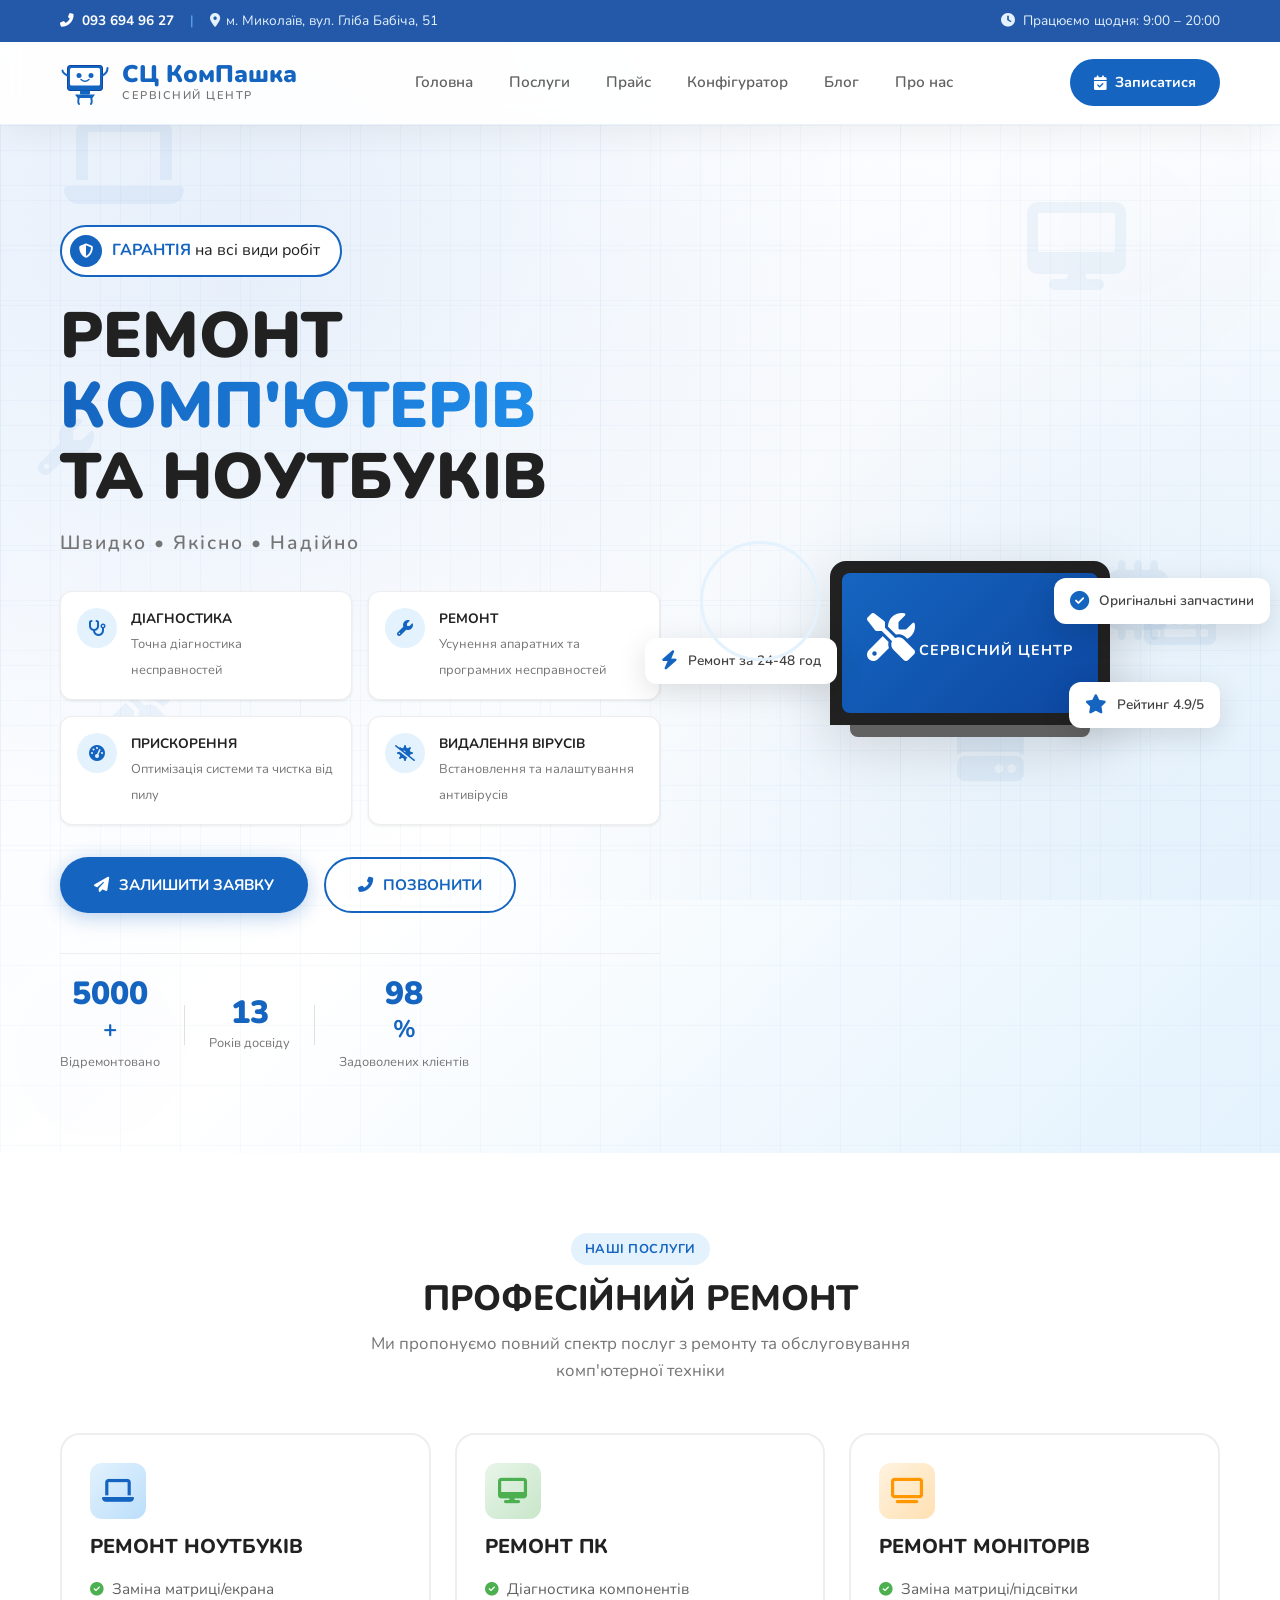
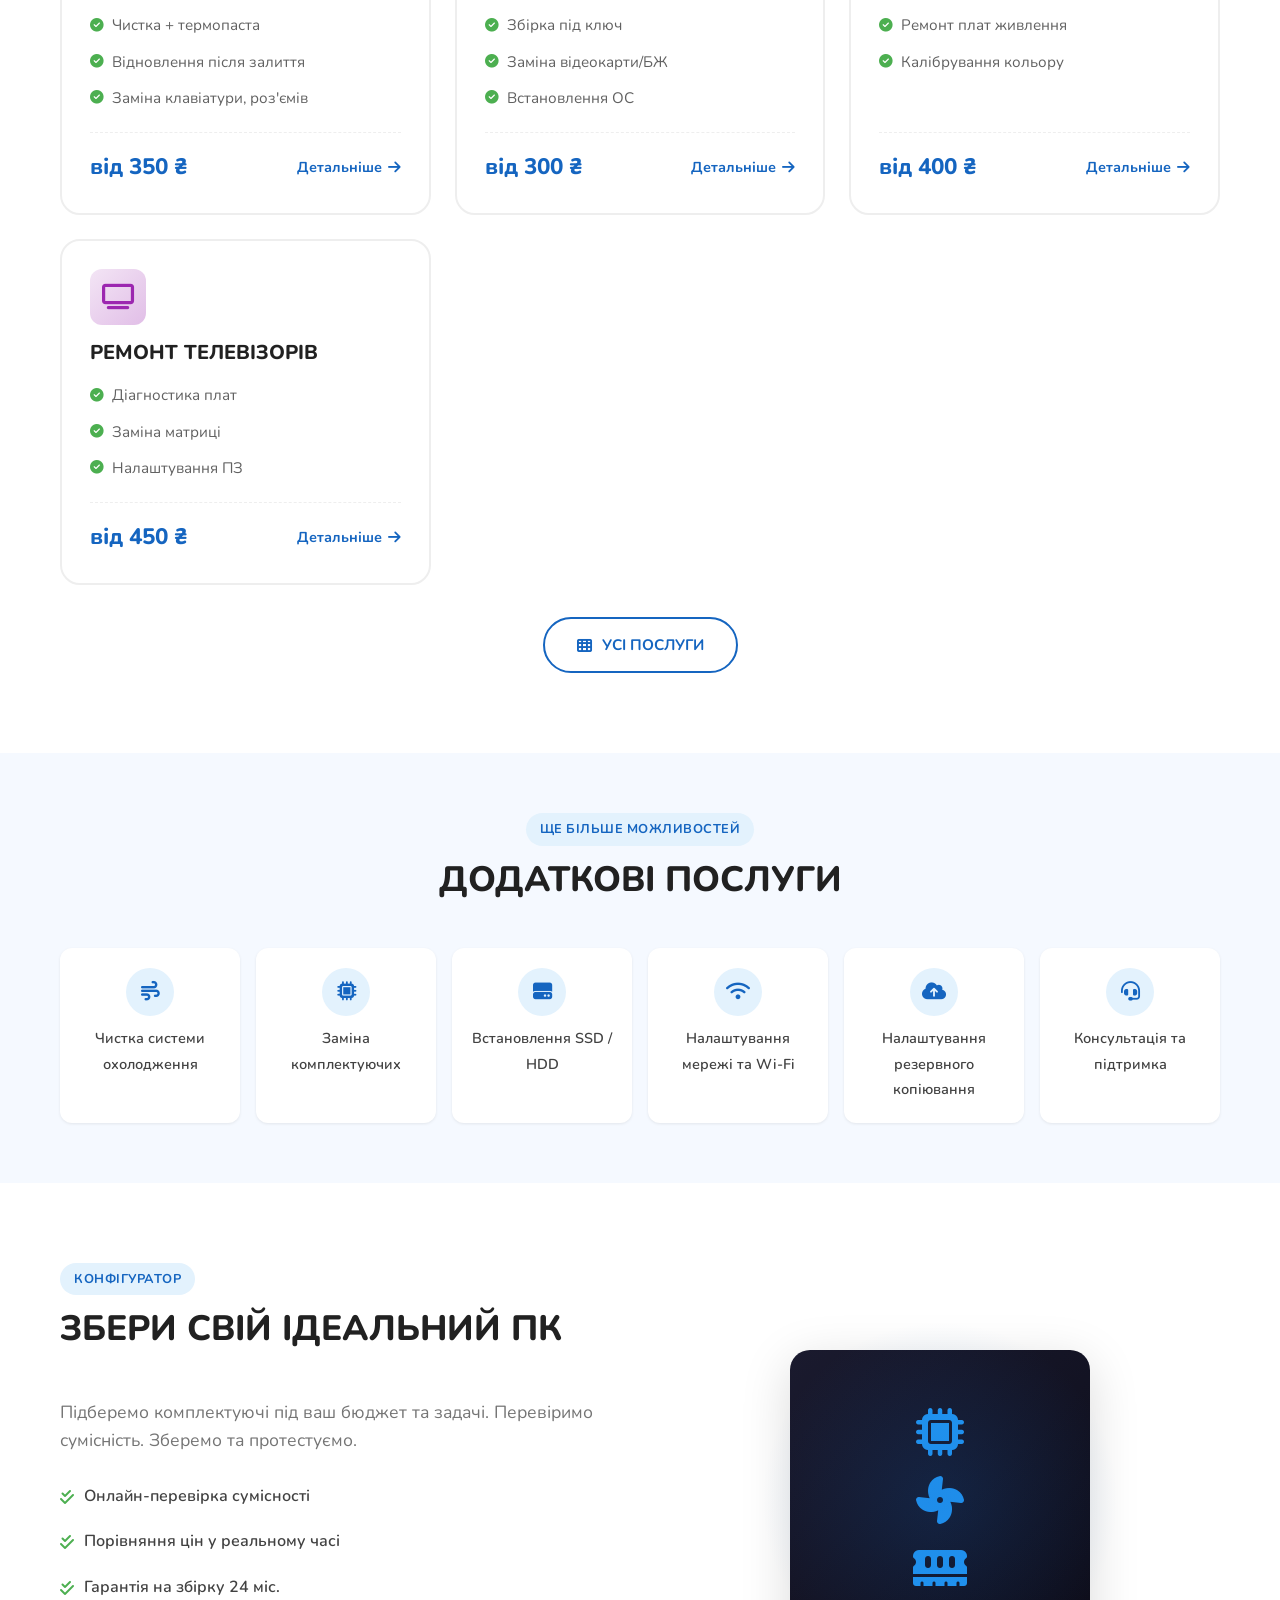
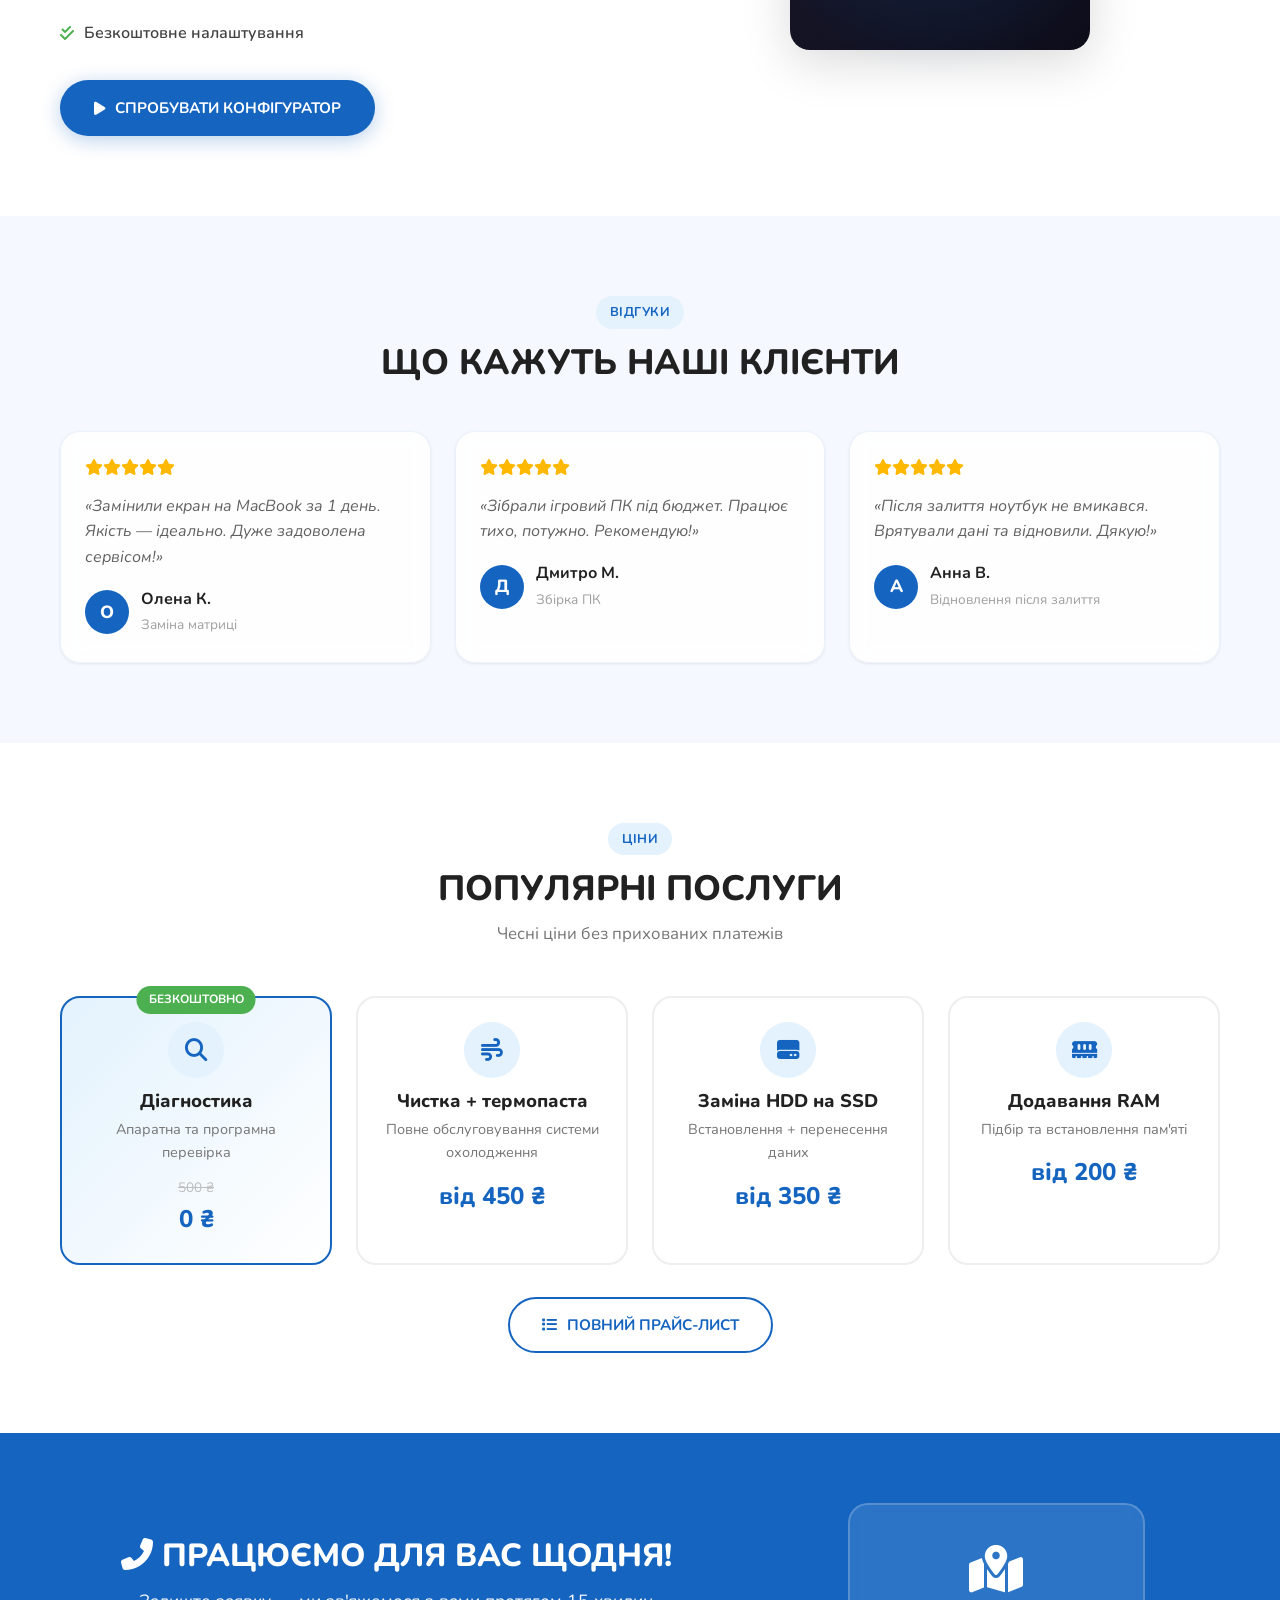
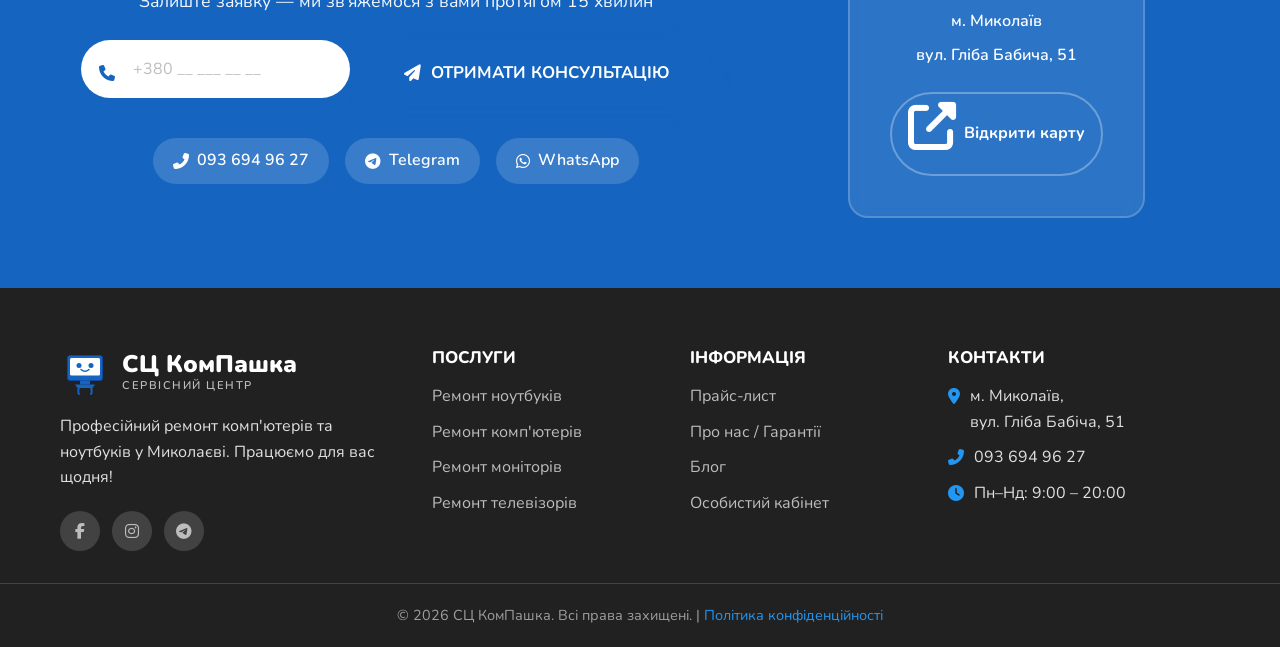
<file: index.html>
<!DOCTYPE html>
<html lang="uk">
<head>
  <meta charset="UTF-8" />
  <meta name="viewport" content="width=device-width, initial-scale=1.0" />
  <title>СЦ КомПашка — Сервісний центр | Миколаїв</title>
  <meta name="description" content="Професійний ремонт комп'ютерів та ноутбуків у Миколаєві. Гарантія до 12 міс. Безкоштовна діагностика." />
  
  <link rel="stylesheet" href="css/style.css" />
  <link rel="preconnect" href="https://fonts.googleapis.com" />
  <link rel="preconnect" href="https://fonts.gstatic.com" crossorigin />
  <link href="https://fonts.googleapis.com/css2?family=Nunito:wght@400;600;700;800;900&display=swap" rel="stylesheet" />
  <link rel="stylesheet" href="https://cdnjs.cloudflare.com/ajax/libs/font-awesome/6.4.0/css/all.min.css" />
</head>
<body>

  <!-- Header (Glassmorphism) -->
  <header class="header">
    <div class="header__top">
      <div class="container header__top-inner">
        <div class="header__contact">
          <a href="tel:+380936949627" class="header__phone">
            <i class="fas fa-phone-alt"></i>
            <span>093 694 96 27</span>
          </a>
          <span class="header__divider">|</span>
          <span class="header__location">
            <i class="fas fa-map-marker-alt"></i>
            м. Миколаїв, вул. Гліба Бабіча, 51
          </span>
        </div>
        <div class="header__schedule">
          <i class="fas fa-clock"></i>
          Працюємо щодня: 9:00 – 20:00
        </div>
      </div>
    </div>

    <div class="header__main">
      <div class="container header__inner">
        <a href="index.html" class="logo">
          <div class="logo__icon">
            <!-- SVG Logo with Blinking Animation -->
            <svg viewBox="0 0 100 100" xmlns="http://www.w3.org/2000/svg">
              <rect x="15" y="15" width="70" height="50" rx="5" fill="#1565C0" stroke="#0D47A1" stroke-width="2" />
              <rect x="20" y="20" width="60" height="35" rx="3" fill="#FFFFFF" />
              <!-- Animated Eyes -->
              <g class="logo-eyes">
                <circle cx="38" cy="35" r="5" fill="#1565C0" />
                <circle cx="62" cy="35" r="5" fill="#1565C0" />
              </g>
              <path d="M 42 43 Q 50 50 58 43" stroke="#1565C0" stroke-width="3" fill="none" stroke-linecap="round" />
              <rect x="40" y="65" width="20" height="8" rx="2" fill="#1565C0" />
              <path d="M 30 73 L 70 73 L 65 80 L 35 80 Z" fill="#1565C0" />
              <!-- Left Arm (Static) -->
              <path d="M 15 35 Q 5 30 5 25" stroke="#1565C0" stroke-width="4" fill="none" stroke-linecap="round" />
              <!-- Right Arm (Waving Animation) -->
              <path class="logo-arm-wave" d="M 85 35 Q 95 30 95 20" stroke="#1565C0" stroke-width="4" fill="none" stroke-linecap="round" />
              <path d="M 38 78 Q 35 88 38 92" stroke="#1565C0" stroke-width="4" fill="none" stroke-linecap="round" />
              <path d="M 62 78 Q 65 88 62 92" stroke="#1565C0" stroke-width="4" fill="none" stroke-linecap="round" />
            </svg>
          </div>
          <div class="logo__text">
            <span class="logo__name">СЦ КомПашка</span>
            <span class="logo__sub">СЕРВІСНИЙ ЦЕНТР</span>
          </div>
        </a>

        <nav class="nav" id="nav">
          <ul class="nav__list">
            <li><a href="index.html" class="nav__link">Головна</a></li>
            <li><a href="services.html" class="nav__link">Послуги</a></li>
            <li><a href="prices.html" class="nav__link">Прайс</a></li>
            <li><a href="pc-builder.html" class="nav__link">Конфігуратор</a></li>
            <li><a href="blog.html" class="nav__link">Блог</a></li>
            <li><a href="about.html" class="nav__link">Про нас</a></li>
          </ul>
        </nav>

        <a href="contact.html" class="header__cta">
          <i class="fas fa-calendar-check"></i>
          <span>Записатися</span>
        </a>

        <button class="burger" id="burger" aria-label="Меню">
          <span></span><span></span><span></span>
        </button>
      </div>
    </div>
  </header>

  <!-- 🎯 Hero Section (New) -->
  <section class="hero">
    <!-- Background Orbs -->
    <div class="hero__orb hero__orb--1"></div>
    <div class="hero__orb hero__orb--2"></div>
    <div class="hero__grid-pattern"></div>

    <div class="container hero__inner">
      <div class="hero__content">
        <!-- Trust Badge -->
        <div class="hero__trust-badge">
          <span class="hero__trust-badge__icon"><i class="fas fa-shield-alt"></i></span>
          <span class="hero__trust-badge__text"><strong>ГАРАНТІЯ</strong> на всі види робіт</span>
          <span class="hero__trust-badge__pulse"></span>
        </div>

        <!-- Main Title -->
        <h1 class="hero__title">
          <span class="hero__title__line">РЕМОНТ</span>
          <span class="hero__title__line hero__title__line--blue">КОМП'ЮТЕРІВ</span>
          <span class="hero__title__line">ТА НОУТБУКІВ</span>
        </h1>

        <p class="hero__subtitle">Швидко • Якісно • Надійно</p>

        <!-- Features Grid -->
        <div class="hero__features">
          <div class="hero-feature">
            <div class="hero-feature__icon"><i class="fas fa-stethoscope"></i></div>
            <div class="hero-feature__text">
              <strong>ДІАГНОСТИКА</strong>
              <span>Точна діагностика несправностей</span>
            </div>
          </div>
          <div class="hero-feature">
            <div class="hero-feature__icon"><i class="fas fa-wrench"></i></div>
            <div class="hero-feature__text">
              <strong>РЕМОНТ</strong>
              <span>Усунення апаратних та програмних несправностей</span>
            </div>
          </div>
          <div class="hero-feature">
            <div class="hero-feature__icon"><i class="fas fa-tachometer-alt"></i></div>
            <div class="hero-feature__text">
              <strong>ПРИСКОРЕННЯ</strong>
              <span>Оптимізація системи та чистка від пилу</span>
            </div>
          </div>
          <div class="hero-feature">
            <div class="hero-feature__icon"><i class="fas fa-virus-slash"></i></div>
            <div class="hero-feature__text">
              <strong>ВИДАЛЕННЯ ВІРУСІВ</strong>
              <span>Встановлення та налаштування антивірусів</span>
            </div>
          </div>
        </div>

        <!-- Actions -->
        <div class="hero__actions">
          <a href="contact.html" class="btn btn--primary btn--pulse">
            <i class="fas fa-paper-plane"></i> ЗАЛИШИТИ ЗАЯВКУ
          </a>
          <a href="tel:+380936949627" class="btn btn--outline">
            <i class="fas fa-phone-alt"></i> ПОЗВОНИТИ
          </a>
        </div>

        <!-- Trust Stats -->
        <div class="hero__trust-stats">
          <div class="trust-stat">
            <span class="trust-stat__number">5000</span><span class="trust-stat__plus">+</span>
            <span class="trust-stat__label">Відремонтовано</span>
          </div>
          <div class="trust-stat__divider"></div>
          <div class="trust-stat">
            <span class="trust-stat__number">13</span>
            <span class="trust-stat__label">Років досвіду</span>
          </div>
          <div class="trust-stat__divider"></div>
          <div class="trust-stat">
            <span class="trust-stat__number">98</span><span class="trust-stat__percent">%</span>
            <span class="trust-stat__label">Задоволених клієнтів</span>
          </div>
        </div>
      </div>

      <!-- Right Visual -->
      <div class="hero__visual">
        <div class="hero__visual__wrapper">
          <div class="hero__device hero__device--laptop">
            <div class="device__screen">
              <div class="device__screen__content">
                <i class="fas fa-tools device__icon"></i>
                <span class="device__text">СЕРВІСНИЙ ЦЕНТР</span>
              </div>
            </div>
            <div class="device__keyboard"></div>
          </div>

          <div class="hero__floating-badge hero__floating-badge--1">
            <i class="fas fa-check-circle"></i> <span>Оригінальні запчастини</span>
          </div>
          <div class="hero__floating-badge hero__floating-badge--2">
            <i class="fas fa-bolt"></i> <span>Ремонт за 24-48 год</span>
          </div>
          <div class="hero__floating-badge hero__floating-badge--3">
            <i class="fas fa-star"></i> <span>Рейтинг 4.9/5</span>
          </div>
          
          <div class="hero__deco hero__deco--circle-1"></div>
        </div>
      </div>
    </div>
  </section>

  <!-- 🔧 Services Section (Old content preserved) -->
  <section class="services">
    <div class="container">
      <div class="section-header">
        <span class="section-header__label">НАШІ ПОСЛУГИ</span>
        <h2 class="section-header__title">ПРОФЕСІЙНИЙ РЕМОНТ</h2>
        <p class="section-header__desc">Ми пропонуємо повний спектр послуг з ремонту та обслуговування комп'ютерної техніки</p>
      </div>

      <div class="services-grid">
        <article class="service-card">
          <div class="service-card__icon service-card__icon--laptop"><i class="fas fa-laptop"></i></div>
          <h3>РЕМОНТ НОУТБУКІВ</h3>
          <ul class="service-card__list">
            <li><i class="fas fa-check-circle"></i> Заміна матриці/екрана</li>
            <li><i class="fas fa-check-circle"></i> Чистка + термопаста</li>
            <li><i class="fas fa-check-circle"></i> Відновлення після залиття</li>
            <li><i class="fas fa-check-circle"></i> Заміна клавіатури, роз'ємів</li>
          </ul>
          <div class="service-card__footer">
            <span class="service-card__price">від 350 ₴</span>
            <a href="services.html" class="service-card__link">Детальніше <i class="fas fa-arrow-right"></i></a>
          </div>
        </article>

        <article class="service-card">
          <div class="service-card__icon service-card__icon--desktop"><i class="fas fa-desktop"></i></div>
          <h3>РЕМОНТ ПК</h3>
          <ul class="service-card__list">
            <li><i class="fas fa-check-circle"></i> Діагностика компонентів</li>
            <li><i class="fas fa-check-circle"></i> Збірка під ключ</li>
            <li><i class="fas fa-check-circle"></i> Заміна відеокарти/БЖ</li>
            <li><i class="fas fa-check-circle"></i> Встановлення ОС</li>
          </ul>
          <div class="service-card__footer">
            <span class="service-card__price">від 300 ₴</span>
            <a href="services.html" class="service-card__link">Детальніше <i class="fas fa-arrow-right"></i></a>
          </div>
        </article>

        <article class="service-card">
          <div class="service-card__icon service-card__icon--monitor"><i class="fas fa-tv"></i></div>
          <h3>РЕМОНТ МОНІТОРІВ</h3>
          <ul class="service-card__list">
            <li><i class="fas fa-check-circle"></i> Заміна матриці/підсвітки</li>
            <li><i class="fas fa-check-circle"></i> Ремонт плат живлення</li>
            <li><i class="fas fa-check-circle"></i> Калібрування кольору</li>
          </ul>
          <div class="service-card__footer">
            <span class="service-card__price">від 400 ₴</span>
            <a href="services.html" class="service-card__link">Детальніше <i class="fas fa-arrow-right"></i></a>
          </div>
        </article>

        <article class="service-card">
          <div class="service-card__icon service-card__icon--tv"><i class="fas fa-tv"></i></div>
          <h3>РЕМОНТ ТЕЛЕВІЗОРІВ</h3>
          <ul class="service-card__list">
            <li><i class="fas fa-check-circle"></i> Діагностика плат</li>
            <li><i class="fas fa-check-circle"></i> Заміна матриці</li>
            <li><i class="fas fa-check-circle"></i> Налаштування ПЗ</li>
          </ul>
          <div class="service-card__footer">
            <span class="service-card__price">від 450 ₴</span>
            <a href="services.html" class="service-card__link">Детальніше <i class="fas fa-arrow-right"></i></a>
          </div>
        </article>
      </div>
      
      <div class="services__more">
        <a href="services.html" class="btn btn--outline"><i class="fas fa-th"></i> УСІ ПОСЛУГИ</a>
      </div>
    </div>



<!-- Tech Background Elements -->
<div class="tech-bg-elements">
  <div class="tech-item tech-item--laptop">
    <i class="fas fa-laptop"></i>
  </div>
  <div class="tech-item tech-item--cpu">
    <i class="fas fa-microchip"></i>
  </div>
  <div class="tech-item tech-item--tools">
    <i class="fas fa-tools"></i>
  </div>
  <div class="tech-item tech-item--monitor">
    <i class="fas fa-desktop"></i>
  </div>
  <div class="tech-item tech-item--keyboard">
    <i class="fas fa-keyboard"></i>
  </div>
  <div class="tech-item tech-item--wrench">
    <i class="fas fa-wrench"></i>
  </div>
  <div class="tech-item tech-item--harddrive">
    <i class="fas fa-hdd"></i>
  </div>
  <div class="tech-item tech-item--memory">
    <i class="fas fa-memory"></i>
  </div>
</div>

<!-- Circuit Pattern -->
<div class="circuit-pattern"></div>

<!-- Floating Particles -->
<div class="tech-particles" id="techParticles"></div>


  </section>

  <!-- ⚙️ Extra Services -->
  <section class="extra-services">
    <div class="container">
      <div class="section-header">
        <span class="section-header__label">ЩЕ БІЛЬШЕ МОЖЛИВОСТЕЙ</span>
        <h2 class="section-header__title">ДОДАТКОВІ ПОСЛУГИ</h2>
      </div>
      <div class="extra-services-grid">
        <div class="extra-service">
          <div class="extra-service__icon"><i class="fas fa-wind"></i></div>
          <span>Чистка системи охолодження</span>
        </div>
        <div class="extra-service">
          <div class="extra-service__icon"><i class="fas fa-microchip"></i></div>
          <span>Заміна комплектуючих</span>
        </div>
        <div class="extra-service">
          <div class="extra-service__icon"><i class="fas fa-hdd"></i></div>
          <span>Встановлення SSD / HDD</span>
        </div>
        <div class="extra-service">
          <div class="extra-service__icon"><i class="fas fa-wifi"></i></div>
          <span>Налаштування мережі та Wi-Fi</span>
        </div>
        <div class="extra-service">
          <div class="extra-service__icon"><i class="fas fa-cloud-upload-alt"></i></div>
          <span>Налаштування резервного копіювання</span>
        </div>
        <div class="extra-service">
          <div class="extra-service__icon"><i class="fas fa-headset"></i></div>
          <span> Консультація та підтримка</span>
        </div>
      </div>
    </div>
  </section>

  <!-- 💻 Configurator Teaser -->
  <section class="configurator">
    <div class="container configurator__inner">
      <div class="configurator__content">
        <div class="section-header section-header--left">
          <span class="section-header__label">КОНФІГУРАТОР</span>
          <h2 class="section-header__title">ЗБЕРИ СВІЙ ІДЕАЛЬНИЙ ПК</h2>
        </div>
        <p class="configurator__text">Підберемо комплектуючі під ваш бюджет та задачі. Перевіримо сумісність. Зберемо та протестуємо.</p>
        <ul class="configurator__features">
          <li><i class="fas fa-check-double"></i> Онлайн-перевірка сумісності</li>
          <li><i class="fas fa-check-double"></i> Порівняння цін у реальному часі</li>
          <li><i class="fas fa-check-double"></i> Гарантія на збірку 24 міс.</li>
          <li><i class="fas fa-check-double"></i> Безкоштовне налаштування</li>
        </ul>
        <a href="pc-builder.html" class="btn btn--primary"><i class="fas fa-play"></i> СПРОБУВАТИ КОНФІГУРАТОР</a>
      </div>
      <div class="configurator__visual">
        <div class="pc-builder-mockup">
          <div class="pc-case">
            <i class="fas fa-microchip"></i>
            <i class="fas fa-fan"></i>
            <i class="fas fa-memory"></i>
          </div>
          <div class="pc-glow"></div>
        </div>
      </div>
    </div>
  </section>

  <!-- 💬 Reviews -->
  <section class="reviews">
    <div class="container">
      <div class="section-header">
        <span class="section-header__label">ВІДГУКИ</span>
        <h2 class="section-header__title">ЩО КАЖУТЬ НАШІ КЛІЄНТИ</h2>
      </div>
      <div class="reviews-grid">
        <blockquote class="review-card">
          <div class="review-card__stars"><i class="fas fa-star"></i><i class="fas fa-star"></i><i class="fas fa-star"></i><i class="fas fa-star"></i><i class="fas fa-star"></i></div>
          <p>«Замінили екран на MacBook за 1 день. Якість — ідеально. Дуже задоволена сервісом!»</p>
          <div class="review-card__author">
            <div class="review-card__avatar">О</div>
            <div><strong>Олена К.</strong><span>Заміна матриці</span></div>
          </div>
        </blockquote>
        <blockquote class="review-card">
          <div class="review-card__stars"><i class="fas fa-star"></i><i class="fas fa-star"></i><i class="fas fa-star"></i><i class="fas fa-star"></i><i class="fas fa-star"></i></div>
          <p>«Зібрали ігровий ПК під бюджет. Працює тихо, потужно. Рекомендую!»</p>
          <div class="review-card__author">
            <div class="review-card__avatar">Д</div>
            <div><strong>Дмитро М.</strong><span>Збірка ПК</span></div>
          </div>
        </blockquote>
        <blockquote class="review-card">
          <div class="review-card__stars"><i class="fas fa-star"></i><i class="fas fa-star"></i><i class="fas fa-star"></i><i class="fas fa-star"></i><i class="fas fa-star"></i></div>
          <p>«Після залиття ноутбук не вмикався. Врятували дані та відновили. Дякую!»</p>
          <div class="review-card__author">
            <div class="review-card__avatar">А</div>
            <div><strong>Анна В.</strong><span>Відновлення після залиття</span></div>
          </div>
        </blockquote>
      </div>
    </div>
  </section>

  <!-- 💰 Prices Teaser -->
  <section class="prices-teaser">
    <div class="container">
      <div class="section-header">
        <span class="section-header__label">ЦІНИ</span>
        <h2 class="section-header__title">ПОПУЛЯРНІ ПОСЛУГИ</h2>
        <p class="section-header__desc">Чесні ціни без прихованих платежів</p>
      </div>
      <div class="prices-grid">
        <div class="price-item price-item--highlight">
          <div class="price-item__badge">БЕЗКОШТОВНО</div>
          <div class="price-item__icon"><i class="fas fa-search"></i></div>
          <h4>Діагностика</h4>
          <p>Апаратна та програмна перевірка</p>
          <div class="price-item__price">
            <span class="price-old">500 ₴</span>
            <span class="price-current">0 ₴</span>
          </div>
        </div>
        <div class="price-item">
          <div class="price-item__icon"><i class="fas fa-wind"></i></div>
          <h4>Чистка + термопаста</h4>
          <p>Повне обслуговування системи охолодження</p>
          <div class="price-item__price"><span class="price-current">від 450 ₴</span></div>
        </div>
        <div class="price-item">
          <div class="price-item__icon"><i class="fas fa-hdd"></i></div>
          <h4>Заміна HDD на SSD</h4>
          <p>Встановлення + перенесення даних</p>
          <div class="price-item__price"><span class="price-current">від 350 ₴</span></div>
        </div>
        <div class="price-item">
          <div class="price-item__icon"><i class="fas fa-memory"></i></div>
          <h4>Додавання RAM</h4>
          <p>Підбір та встановлення пам'яті</p>
          <div class="price-item__price"><span class="price-current">від 200 ₴</span></div>
        </div>
      </div>
      <div class="prices-teaser__more">
        <a href="prices.html" class="btn btn--outline"><i class="fas fa-list"></i> ПОВНИЙ ПРАЙС-ЛИСТ</a>
      </div>
    </div>
  </section>

  <!-- 📞 CTA -->
  <section class="cta">
    <div class="container cta__inner">
      <div class="cta__content">
        <h2 class="cta__title"><i class="fas fa-phone-alt"></i> ПРАЦЮЄМО ДЛЯ ВАС ЩОДНЯ!</h2>
        <p class="cta__text">Залиште заявку — ми зв'яжемося з вами протягом 15 хвилин</p>
        <form class="cta-form" id="ctaForm">
          <div class="form-group">
            <i class="fas fa-phone form-group__icon"></i>
            <input type="tel" name="phone" placeholder="+380 __ ___ __ __" required />
          </div>
          <button type="submit" class="btn btn--primary btn--large">
            <i class="fas fa-paper-plane"></i> ОТРИМАТИ КОНСУЛЬТАЦІЮ
          </button>
        </form>
        <div class="cta__contacts">
          <a href="tel:+380936949627" class="cta-contact"><i class="fas fa-phone-alt"></i><span>093 694 96 27</span></a>
          <a href="https://t.me/@kompashkamk" target="_blank" class="cta-contact"><i class="fab fa-telegram"></i><span>Telegram</span></a>
          <a href="https://wa.me/380936949627" target="_blank" class="cta-contact"><i class="fab fa-whatsapp"></i><span>WhatsApp</span></a>
        </div>
      </div>
      <div class="cta__map">
        <div class="map-placeholder">
          <i class="fas fa-map-marked-alt"></i>
          <p>м. Миколаїв</p>
          <p>вул. Гліба Бабича, 51</p>
          <a href="https://maps.google.com/?q=Миколаїв+вулиця+Гліба+Бабіча+51" target="_blank" class="map-link"><i class="fas fa-external-link-alt"></i> Відкрити карту</a>
        </div>
      </div>
    </div>
  </section>

  <!-- Footer -->
  <footer class="footer">
    <div class="container footer__inner">
      <div class="footer__col footer__col--logo">
        <a href="/" class="logo">
          <div class="logo__icon">
             <!-- Footer Logo SVG -->
            <svg viewBox="0 0 100 100" xmlns="http://www.w3.org/2000/svg">
              <rect x="15" y="15" width="70" height="50" rx="5" fill="#1565C0" stroke="#0D47A1" stroke-width="2"/>
              <rect x="20" y="20" width="60" height="35" rx="3" fill="#FFFFFF"/>
              <g class="logo-eyes"><circle cx="38" cy="35" r="5" fill="#1565C0"/><circle cx="62" cy="35" r="5" fill="#1565C0"/></g>
              <path d="M 42 43 Q 50 50 58 43" stroke="#1565C0" stroke-width="3" fill="none" stroke-linecap="round"/>
              <rect x="40" y="65" width="20" height="8" rx="2" fill="#1565C0"/>
              <path d="M 30 73 L 70 73 L 65 80 L 35 80 Z" fill="#1565C0"/>
              <path d="M 38 78 Q 35 88 38 92" stroke="#1565C0" stroke-width="4" fill="none" stroke-linecap="round"/>
              <path d="M 62 78 Q 65 88 62 92" stroke="#1565C0" stroke-width="4" fill="none" stroke-linecap="round"/>
            </svg>
          </div>
          <div class="logo__text">
            <span class="logo__name">СЦ КомПашка</span>
            <span class="logo__sub">СЕРВІСНИЙ ЦЕНТР</span>
          </div>
        </a>
        <p class="footer__desc">Професійний ремонт комп'ютерів та ноутбуків у Миколаєві. Працюємо для вас щодня!</p>
        <div class="footer__social">
          <a href="#" class="social-link"><i class="fab fa-facebook-f"></i></a>
          <a href="#" class="social-link"><i class="fab fa-instagram"></i></a>
          <a href="#" class="social-link"><i class="fab fa-telegram-plane"></i></a>
        </div>
      </div>
      <div class="footer__col">
        <h4>ПОСЛУГИ</h4>
        <ul>
          <li><a href="services.html">Ремонт ноутбуків</a></li>
          <li><a href="services.html">Ремонт комп'ютерів</a></li>
          <li><a href="services.html">Ремонт моніторів</a></li>
          <li><a href="services.html">Ремонт телевізорів</a></li>
        </ul>
      </div>
      <div class="footer__col">
        <h4>ІНФОРМАЦІЯ</h4>
        <ul>
          <li><a href="prices.html">Прайс-лист</a></li>
          <li><a href="about.html">Про нас / Гарантії</a></li>
          <li><a href="blog.html">Блог</a></li>
          <li><a href="account.html">Особистий кабінет</a></li>
        </ul>
      </div>
      <div class="footer__col">
        <h4>КОНТАКТИ</h4>
        <address class="footer__address">
          <p><i class="fas fa-map-marker-alt"></i> м. Миколаїв,<br/>вул. Гліба Бабіча, 51</p>
          <p><i class="fas fa-phone-alt"></i> <a href="tel:+380936949627">093 694 96 27</a></p>
          <p><i class="fas fa-clock"></i> Пн–Нд: 9:00 – 20:00</p>
        </address>
      </div>
    </div>
    <div class="footer__bottom">
      <div class="container">
        <p>&copy; 2026 СЦ КомПашка. Всі права захищені. | <a href="/uk/privacy">Політика конфіденційності</a></p>
      </div>
    </div>
  </footer>

  <!-- ⬆️ Scroll To Top Button -->
  <button class="scroll-top-btn" id="scrollTopBtn" aria-label="Повернутися вгору">
    <i class="fas fa-arrow-up"></i>
  </button>

  <script src="js/main.js"></script>
</body>
</html>
</file>
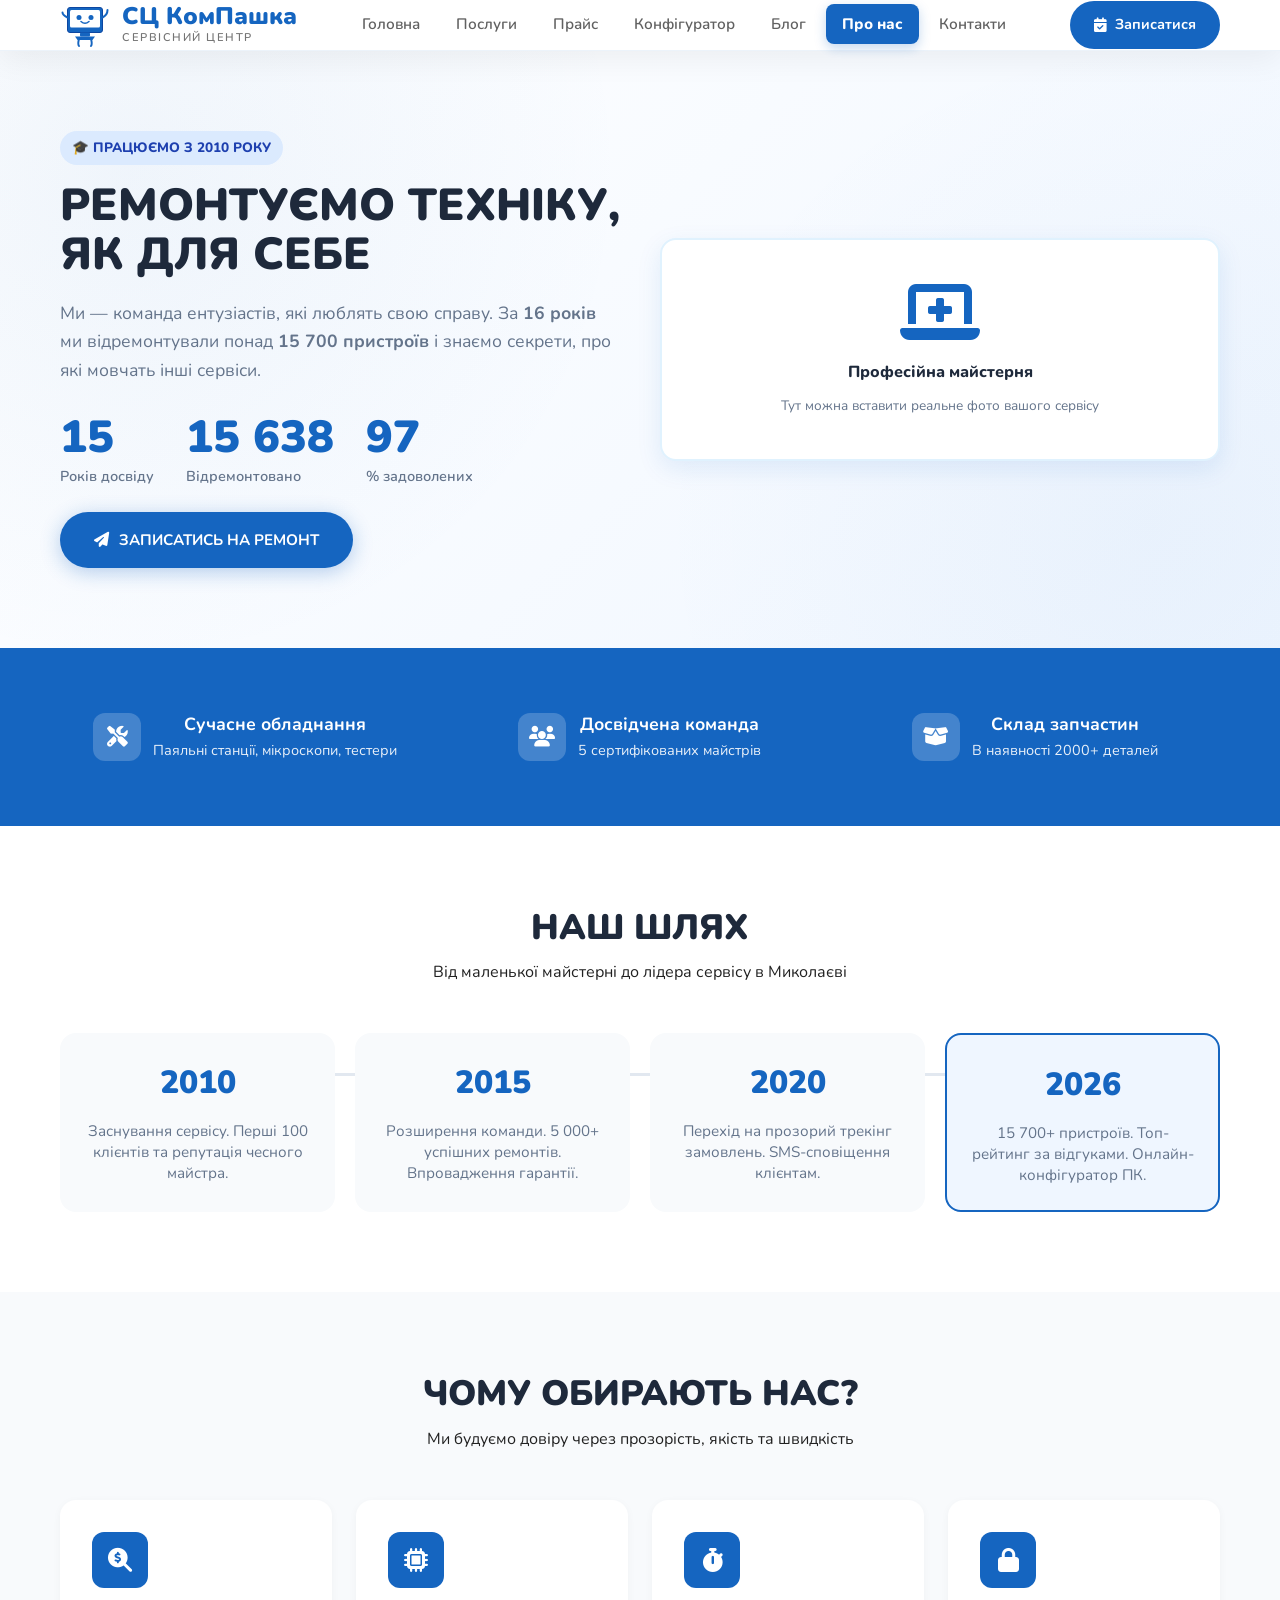
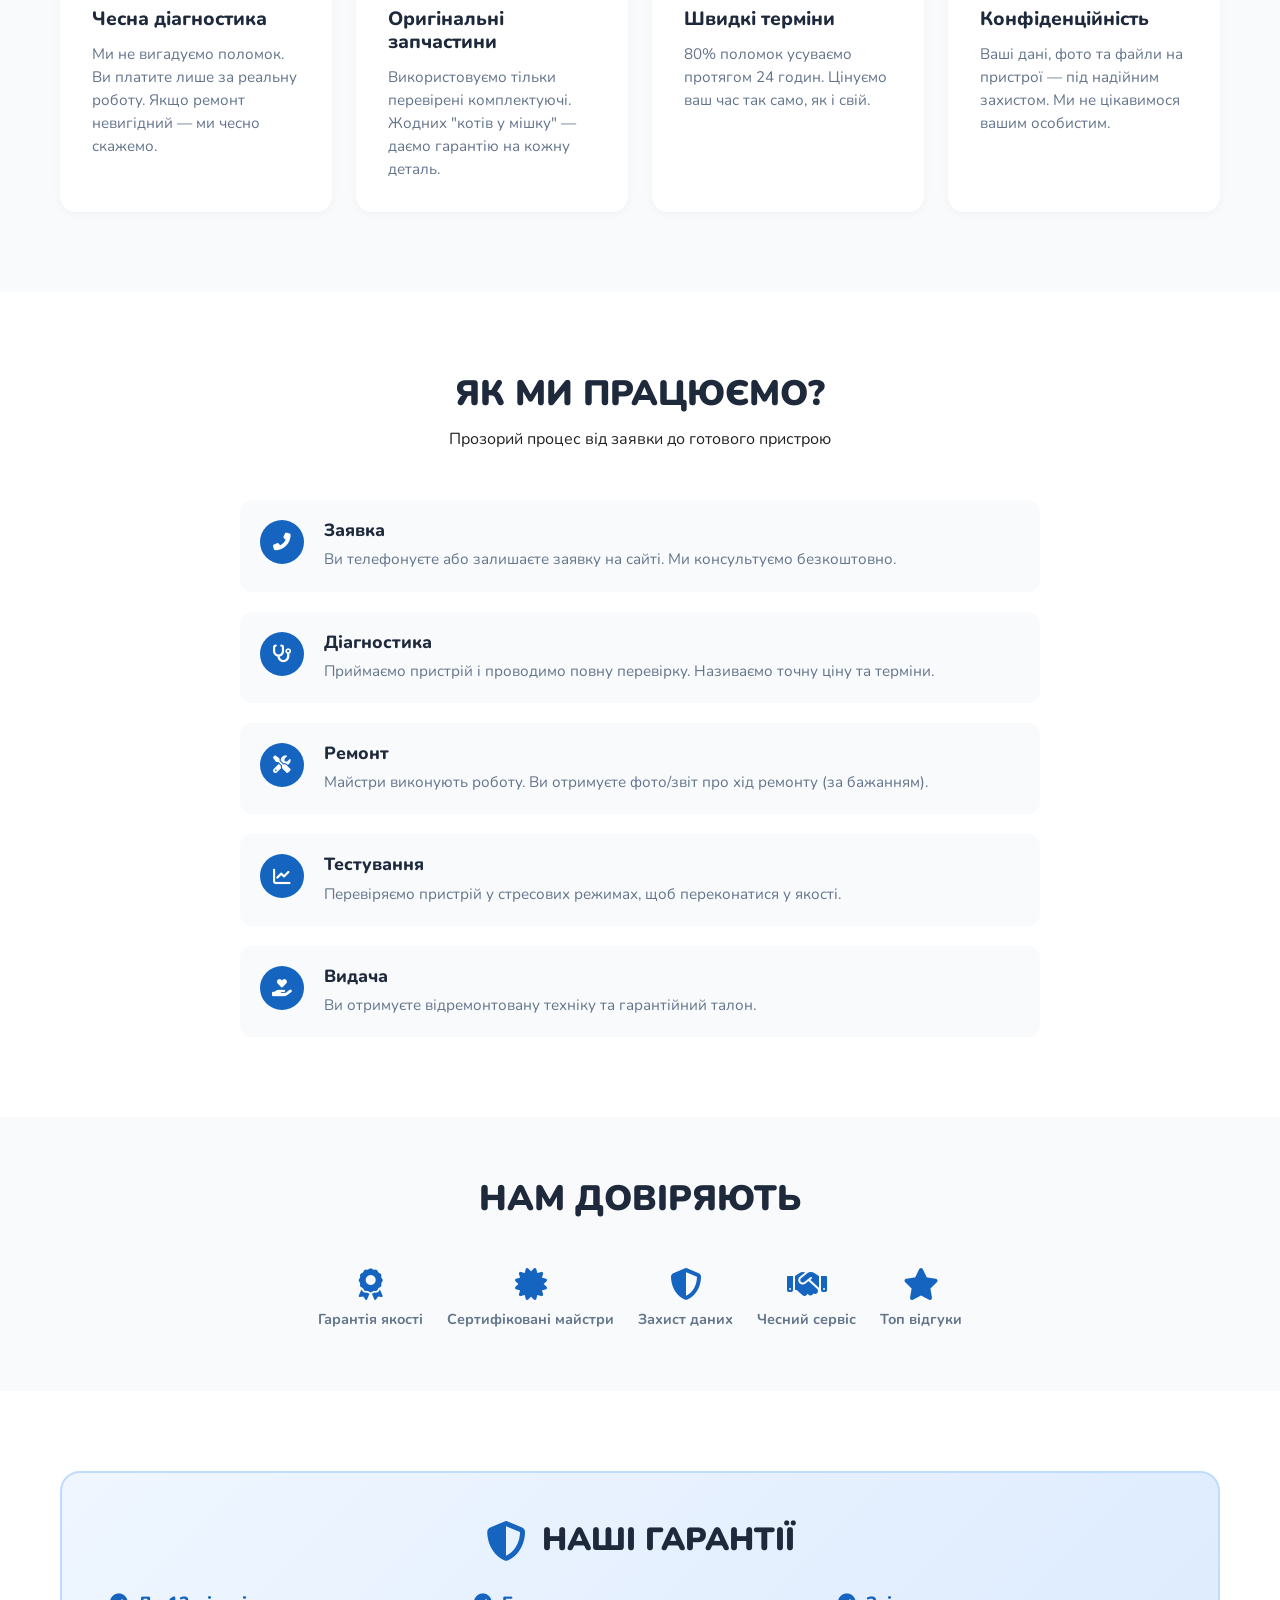
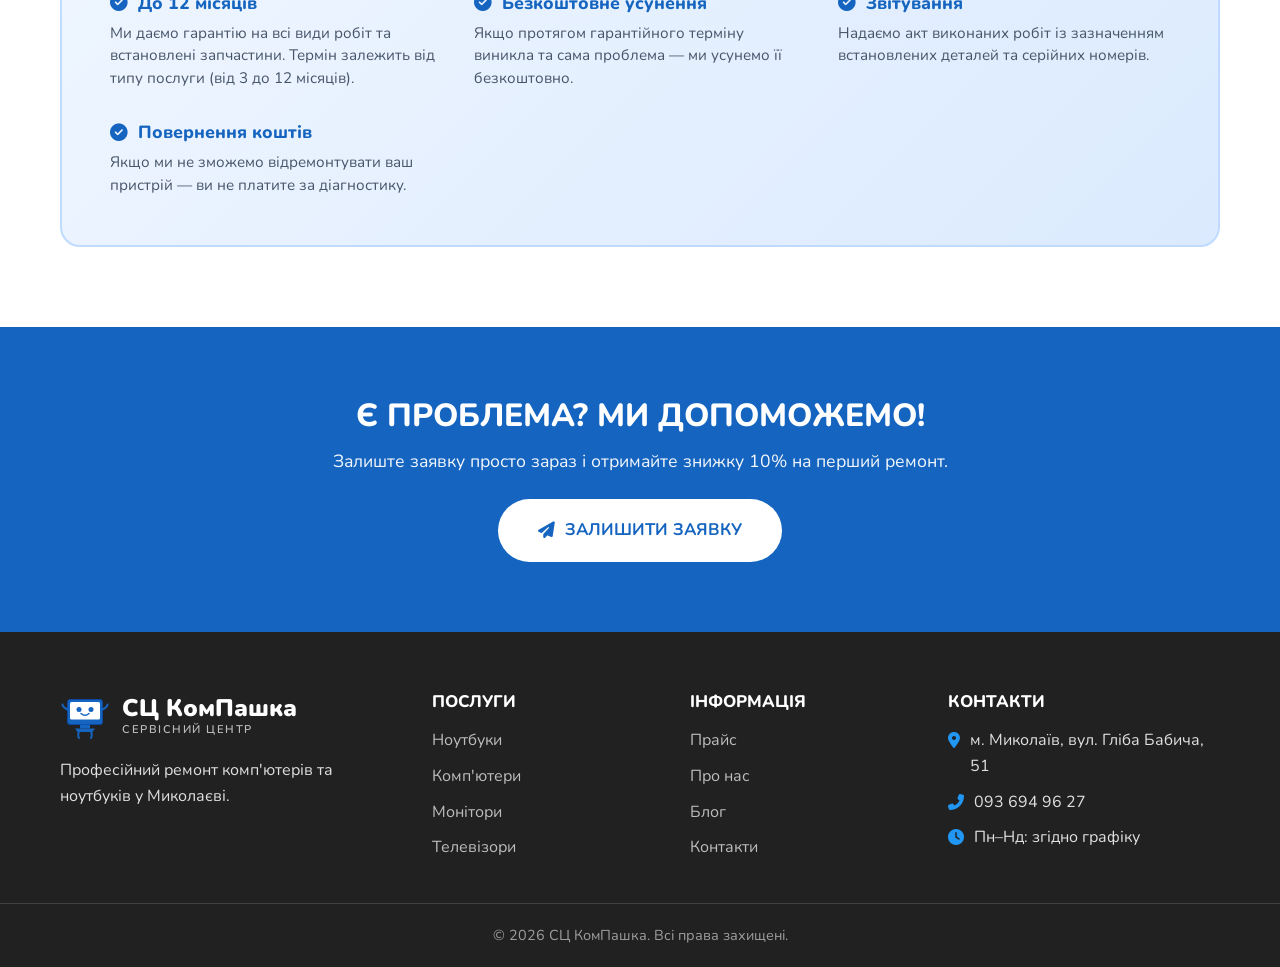
<file: about.html>
<!DOCTYPE html>
<html lang="uk">
<head>
  <meta charset="UTF-8">
  <meta name="viewport" content="width=device-width, initial-scale=1.0">
  <title>Про нас | СЦ КомПашка — 16 років досвіду</title>
  <meta name="description" content="Сервісний центр СЦ КомПашка у Миколаєві. Працюємо з 2010 року. 15 700+ успішних ремонтів. Чесні ціни, гарантія до 12 місяців.">
  
  <link rel="stylesheet" href="css/style.css">
  <link rel="stylesheet" href="css/about.css">
  
  <link rel="preconnect" href="https://fonts.googleapis.com">
  <link rel="preconnect" href="https://fonts.gstatic.com" crossorigin>
  <link href="https://fonts.googleapis.com/css2?family=Nunito:wght@400;600;700;800;900&display=swap" rel="stylesheet">
  <link rel="stylesheet" href="https://cdnjs.cloudflare.com/ajax/libs/font-awesome/6.4.0/css/all.min.css">
</head>
<body>

  <!-- Header -->
  <header class="header">
    <div class="header__inner container">
      <a href="index.html" class="logo">
        <div class="logo__icon">
      <svg viewBox="0 0 100 100" xmlns="http://www.w3.org/2000/svg">
  <!-- Корпус монітора -->
  <rect x="15" y="15" width="70" height="50" rx="5" fill="#1565C0" stroke="#0D47A1" stroke-width="2"/>
  <!-- Екран -->
  <rect x="20" y="20" width="60" height="35" rx="3" fill="#FFFFFF"/>
  
  <!-- 👁️ ОЧІ (з класом для моргання) -->
  <g class="logo-eyes">
    <circle cx="38" cy="35" r="5" fill="#1565C0"/>
    <circle cx="62" cy="35" r="5" fill="#1565C0"/>
  </g>
  
  <!-- Посмішка -->
  <path d="M 42 43 Q 50 50 58 43" stroke="#1565C0" stroke-width="3" fill="none" stroke-linecap="round"/>
  
  <!-- Підставка -->
  <rect x="40" y="65" width="20" height="8" rx="2" fill="#1565C0"/>
  <path d="M 30 73 L 70 73 L 65 80 L 35 80 Z" fill="#1565C0"/>
  
  <!-- Ніжки -->
  <path d="M 38 78 Q 35 88 38 92" stroke="#1565C0" stroke-width="4" fill="none" stroke-linecap="round"/>
  <path d="M 62 78 Q 65 88 62 92" stroke="#1565C0" stroke-width="4" fill="none" stroke-linecap="round"/>
  
  <!-- Ліва рука (спокійна) -->
  <path d="M 15 35 Q 5 30 5 25" stroke="#1565C0" stroke-width="4" fill="none" stroke-linecap="round"/>
  
  <!-- Права рука (махає) -->
  <path class="logo-arm-wave" d="M 85 35 Q 95 30 95 20" stroke="#1565C0" stroke-width="4" fill="none" stroke-linecap="round"/>
</svg>
        </div>
        <div class="logo__text">
          <span class="logo__name">СЦ КомПашка</span>
          <span class="logo__sub">СЕРВІСНИЙ ЦЕНТР</span>
        </div>
      </a>

      <nav class="nav" id="nav">
        <ul class="nav__list">
          <li><a href="index.html" class="nav__link">Головна</a></li>
          <li><a href="services.html" class="nav__link">Послуги</a></li>
          <li><a href="prices.html" class="nav__link">Прайс</a></li>
          <li><a href="pc-builder.html" class="nav__link">Конфігуратор</a></li>
          <li><a href="blog.html" class="nav__link">Блог</a></li>
          <li><a href="about.html" class="nav__link nav__link--active">Про нас</a></li>
          <li><a href="contact.html" class="nav__link">Контакти</a></li>
        </ul>
      </nav>
      <a href="/uk/contact" class="header__cta"><i class="fas fa-calendar-check"></i> <span>Записатися</span></a>
      <button class="burger" id="burger" aria-label="Меню"><span></span><span></span><span></span></button>
    </div>
  </header>

  <!-- 🎯 Hero Section -->
  <section class="about-hero">
    <div class="hero-bg-shapes"></div>
    <div class="container about-hero__inner">
      <div class="about-hero__content">
        <span class="badge">🎓 ПРАЦЮЄМО З 2010 РОКУ</span>
        <h1>РЕМОНТУЄМО ТЕХНІКУ,<br>ЯК ДЛЯ СЕБЕ</h1>
        <p class="hero-text">
          Ми — команда ентузіастів, які люблять свою справу. За <strong>16 років</strong> ми відремонтували понад <strong>15 700 пристроїв</strong> і знаємо секрети, про які мовчать інші сервіси.
        </p>
        <div class="hero-stats">
          <div class="stat-item">
            <span class="stat-number" data-target="16">0</span>
            <span class="stat-label">Років досвіду</span>
          </div>
          <div class="stat-item">
            <span class="stat-number" data-target="15700">0</span>
            <span class="stat-label">Відремонтовано</span>
          </div>
          <div class="stat-item">
            <span class="stat-number" data-target="98">0</span>
            <span class="stat-label">% задоволених</span>
          </div>
        </div>
        <a href="/uk/contact" class="btn btn--primary" style="margin-top:24px;">
          <i class="fas fa-paper-plane"></i> ЗАПИСАТИСЬ НА РЕМОНТ
        </a>
      </div>
      <div class="about-hero__visual">
        <div class="visual-card">
          <i class="fas fa-laptop-medical"></i>
          <span>Професійна майстерня</span>
          <small>Тут можна вставити реальне фото вашого сервісу</small>
        </div>
      </div>
    </div>
  </section>

  <!-- 📊 Візуальна статистика -->
  <section class="stats-visual">
    <div class="container">
      <div class="stats-bar">
        <div class="stats-bar__item">
          <div class="stats-bar__icon"><i class="fas fa-tools"></i></div>
          <div>
            <strong>Сучасне обладнання</strong>
            <span>Паяльні станції, мікроскопи, тестери</span>
          </div>
        </div>
        <div class="stats-bar__item">
          <div class="stats-bar__icon"><i class="fas fa-users"></i></div>
          <div>
            <strong>Досвідчена команда</strong>
            <span>5 сертифікованих майстрів</span>
          </div>
        </div>
        <div class="stats-bar__item">
          <div class="stats-bar__icon"><i class="fas fa-box-open"></i></div>
          <div>
            <strong>Склад запчастин</strong>
            <span>В наявності 2000+ деталей</span>
          </div>
        </div>
      </div>
    </div>
  </section>

  <!--  Таймлайн розвитку -->
  <section class="milestones-section">
    <div class="container">
      <div class="section-header">
        <h2>НАШ ШЛЯХ</h2>
        <p>Від маленької майстерні до лідера сервісу в Миколаєві</p>
      </div>
      <div class="milestones-timeline">
        <div class="milestone">
          <span class="milestone-year">2010</span>
          <p>Заснування сервісу. Перші 100 клієнтів та репутація чесного майстра.</p>
        </div>
        <div class="milestone">
          <span class="milestone-year">2015</span>
          <p>Розширення команди. 5 000+ успішних ремонтів. Впровадження гарантії.</p>
        </div>
        <div class="milestone">
          <span class="milestone-year">2020</span>
          <p>Перехід на прозорий трекінг замовлень. SMS-сповіщення клієнтам.</p>
        </div>
        <div class="milestone active">
          <span class="milestone-year">2026</span>
          <p>15 700+ пристроїв. Топ-рейтинг за відгуками. Онлайн-конфігуратор ПК.</p>
        </div>
      </div>
    </div>
  </section>

  <!-- 🛡️ Чому нам довіряють -->
  <section class="trust-section">
    <div class="container">
      <div class="section-header">
        <h2>ЧОМУ ОБИРАЮТЬ НАС?</h2>
        <p>Ми будуємо довіру через прозорість, якість та швидкість</p>
      </div>
      <div class="trust-grid">
        <div class="trust-card">
          <div class="trust-icon"><i class="fas fa-search-dollar"></i></div>
          <h3>Чесна діагностика</h3>
          <p>Ми не вигадуємо поломок. Ви платите лише за реальну роботу. Якщо ремонт невигідний — ми чесно скажемо.</p>
        </div>
        <div class="trust-card">
          <div class="trust-icon"><i class="fas fa-microchip"></i></div>
          <h3>Оригінальні запчастини</h3>
          <p>Використовуємо тільки перевірені комплектуючі. Жодних "котів у мішку" — даємо гарантію на кожну деталь.</p>
        </div>
        <div class="trust-card">
          <div class="trust-icon"><i class="fas fa-stopwatch"></i></div>
          <h3>Швидкі терміни</h3>
          <p>80% поломок усуваємо протягом 24 годин. Цінуємо ваш час так само, як і свій.</p>
        </div>
        <div class="trust-card">
          <div class="trust-icon"><i class="fas fa-lock"></i></div>
          <h3>Конфіденційність</h3>
          <p>Ваші дані, фото та файли на пристрої — під надійним захистом. Ми не цікавимося вашим особистим.</p>
        </div>
      </div>
    </div>
  </section>

  <!-- 📜 Процес роботи -->
  <section class="process-section">
    <div class="container">
      <div class="section-header">
        <h2>ЯК МИ ПРАЦЮЄМО?</h2>
        <p>Прозорий процес від заявки до готового пристрою</p>
      </div>
      <div class="process-steps">
        <div class="step" data-step="01">
          <div class="step-icon"><i class="fas fa-phone-alt"></i></div>
          <div class="step-content">
            <h4>Заявка</h4>
            <p>Ви телефонуєте або залишаєте заявку на сайті. Ми консультуємо безкоштовно.</p>
          </div>
        </div>
        <div class="step" data-step="02">
          <div class="step-icon"><i class="fas fa-stethoscope"></i></div>
          <div class="step-content">
            <h4>Діагностика</h4>
            <p>Приймаємо пристрій і проводимо повну перевірку. Називаємо точну ціну та терміни.</p>
          </div>
        </div>
        <div class="step" data-step="03">
          <div class="step-icon"><i class="fas fa-screwdriver-wrench"></i></div>
          <div class="step-content">
            <h4>Ремонт</h4>
            <p>Майстри виконують роботу. Ви отримуєте фото/звіт про хід ремонту (за бажанням).</p>
          </div>
        </div>
        <div class="step" data-step="04">
          <div class="step-icon"><i class="fas fa-chart-line"></i></div>
          <div class="step-content">
            <h4>Тестування</h4>
            <p>Перевіряємо пристрій у стресових режимах, щоб переконатися у якості.</p>
          </div>
        </div>
        <div class="step" data-step="05">
          <div class="step-icon"><i class="fas fa-hand-holding-heart"></i></div>
          <div class="step-content">
            <h4>Видача</h4>
            <p>Ви отримуєте відремонтовану техніку та гарантійний талон.</p>
          </div>
        </div>
      </div>
    </div>
  </section>

  <!-- 🏅 Бейджі довіри -->
  <section class="trust-badges-section">
    <div class="container">
      <div class="section-header"><h2>НАМ ДОВІРЯЮТЬ</h2></div>
      <div class="badges-row">
        <div class="badge-item"><i class="fas fa-award"></i><span>Гарантія якості</span></div>
        <div class="badge-item"><i class="fas fa-certificate"></i><span>Сертифіковані майстри</span></div>
        <div class="badge-item"><i class="fas fa-shield-alt"></i><span>Захист даних</span></div>
        <div class="badge-item"><i class="fas fa-handshake"></i><span>Чесний сервіс</span></div>
        <div class="badge-item"><i class="fas fa-star"></i><span>Топ відгуки</span></div>
      </div>
    </div>
  </section>

  <!-- 📋 Гарантії -->
  <section class="guarantees-section">
    <div class="container">
      <div class="guarantees-box">
        <div class="guarantees-header">
          <i class="fas fa-shield-alt"></i>
          <h2>НАШІ ГАРАНТІЇ</h2>
        </div>
        <div class="guarantees-content">
          <div class="g-item">
            <h3><i class="fas fa-check-circle"></i> До 12 місяців</h3>
            <p>Ми даємо гарантію на всі види робіт та встановлені запчастини. Термін залежить від типу послуги (від 3 до 12 місяців).</p>
          </div>
          <div class="g-item">
            <h3><i class="fas fa-check-circle"></i> Безкоштовне усунення</h3>
            <p>Якщо протягом гарантійного терміну виникла та сама проблема — ми усунемо її безкоштовно.</p>
          </div>
          <div class="g-item">
            <h3><i class="fas fa-check-circle"></i> Звітування</h3>
            <p>Надаємо акт виконаних робіт із зазначенням встановлених деталей та серійних номерів.</p>
          </div>
          <div class="g-item">
            <h3><i class="fas fa-check-circle"></i> Повернення коштів</h3>
            <p>Якщо ми не зможемо відремонтувати ваш пристрій — ви не платите за діагностику.</p>
          </div>
        </div>
      </div>
    </div>
  </section>

  <!-- 📞 CTA -->
  <section class="cta cta--blue">
    <div class="container">
      <div class="cta__content">
        <h2 class="cta__title">Є ПРОБЛЕМА? МИ ДОПОМОЖЕМО!</h2>
        <p class="cta__text">Залиште заявку просто зараз і отримайте знижку 10% на перший ремонт.</p>
        <a href="/uk/contact" class="btn btn--white btn--large">
          <i class="fas fa-paper-plane"></i> ЗАЛИШИТИ ЗАЯВКУ
        </a>
      </div>
    </div>
  </section>

  <!-- Footer -->
  <footer class="footer">
    <div class="container footer__inner">
      <div class="footer__col footer__col--logo">
        <a href="/uk" class="logo">
          <div class="logo__icon">
            <svg viewBox="0 0 100 100" xmlns="http://www.w3.org/2000/svg">
              <rect x="15" y="15" width="70" height="50" rx="5" fill="#1565C0" stroke="#0D47A1" stroke-width="2"/>
              <rect x="20" y="20" width="60" height="35" rx="3" fill="#FFFFFF"/>
              <circle cx="38" cy="35" r="5" fill="#1565C0"/><circle cx="62" cy="35" r="5" fill="#1565C0"/>
              <path d="M 42 43 Q 50 50 58 43" stroke="#1565C0" stroke-width="3" fill="none" stroke-linecap="round"/>
              <rect x="40" y="65" width="20" height="8" rx="2" fill="#1565C0"/>
              <path d="M 30 73 L 70 73 L 65 80 L 35 80 Z" fill="#1565C0"/>
              <path d="M 15 35 Q 5 30 5 25" stroke="#1565C0" stroke-width="4" fill="none" stroke-linecap="round"/>
              <path d="M 85 35 Q 95 30 95 25" stroke="#1565C0" stroke-width="4" fill="none" stroke-linecap="round"/>
              <path d="M 38 78 Q 35 88 38 92" stroke="#1565C0" stroke-width="4" fill="none" stroke-linecap="round"/>
              <path d="M 62 78 Q 65 88 62 92" stroke="#1565C0" stroke-width="4" fill="none" stroke-linecap="round"/>
            </svg>
          </div>
          <div class="logo__text">
            <span class="logo__name">СЦ КомПашка</span>
            <span class="logo__sub">СЕРВІСНИЙ ЦЕНТР</span>
          </div>
        </a>
        <p class="footer__desc">Професійний ремонт комп'ютерів та ноутбуків у Миколаєві.</p>
      </div>
      <div class="footer__col">
        <h4>ПОСЛУГИ</h4>
        <ul>
          <li><a href="/uk/services/laptops">Ноутбуки</a></li>
          <li><a href="/uk/services/desktops">Комп'ютери</a></li>
          <li><a href="/uk/services/monitors">Монітори</a></li>
          <li><a href="/uk/services/tvs">Телевізори</a></li>
        </ul>
      </div>
      <div class="footer__col">
        <h4>ІНФОРМАЦІЯ</h4>
        <ul>
          <li><a href="/uk/prices">Прайс</a></li>
          <li><a href="/uk/about">Про нас</a></li>
          <li><a href="/uk/blog">Блог</a></li>
          <li><a href="/uk/contact">Контакти</a></li>
        </ul>
      </div>
      <div class="footer__col">
        <h4>КОНТАКТИ</h4>
        <address class="footer__address">
          <p><i class="fas fa-map-marker-alt"></i> м. Миколаїв, вул. Гліба Бабича, 51</p>
          <p><i class="fas fa-phone-alt"></i> <a href="tel:+380936949627">093 694 96 27</a></p>
          <p><i class="fas fa-clock"></i> Пн–Нд: згідно графіку</p>
        </address>
      </div>
    </div>
    <div class="footer__bottom"><div class="container"><p>&copy; 2026 СЦ КомПашка. Всі права захищені.</p></div></div>
  </footer>

  <script src="js/about.js"></script>
  <script src="js/main.js"></script>
</body>
</html>
</file>
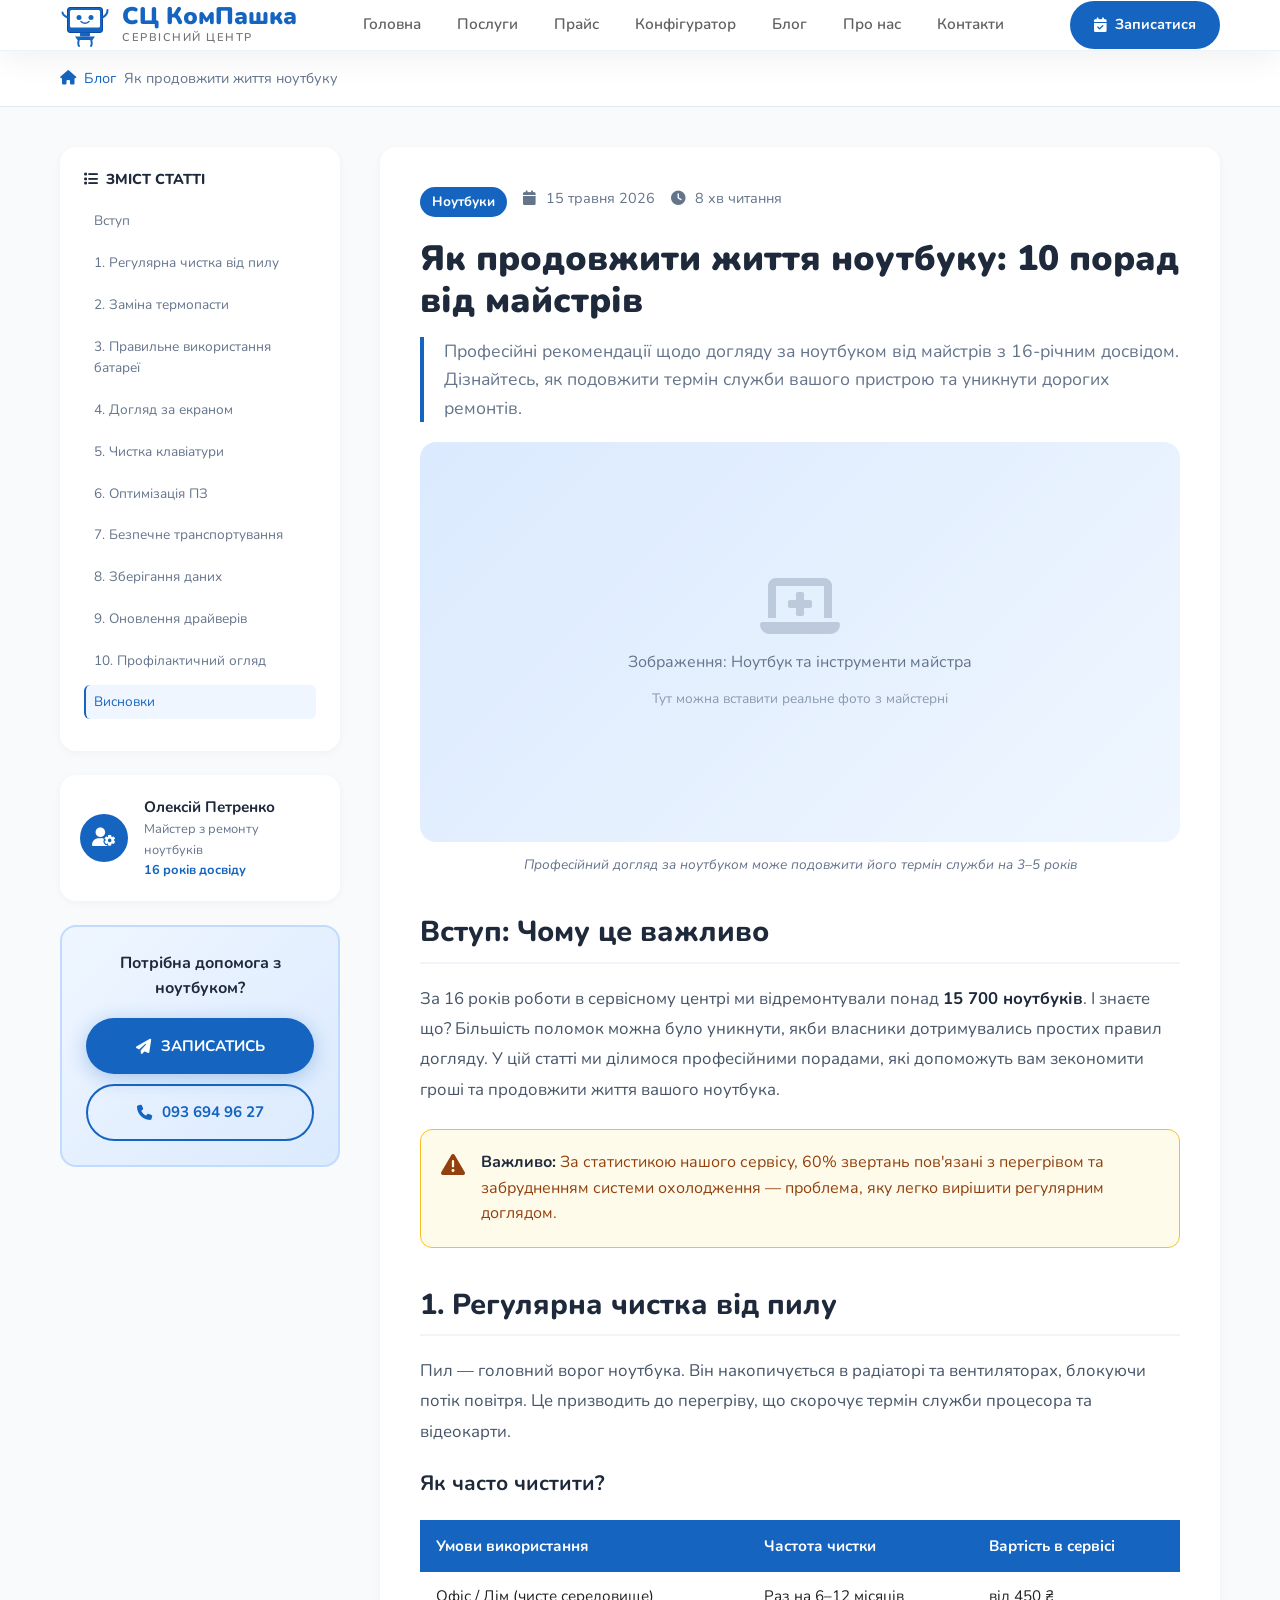
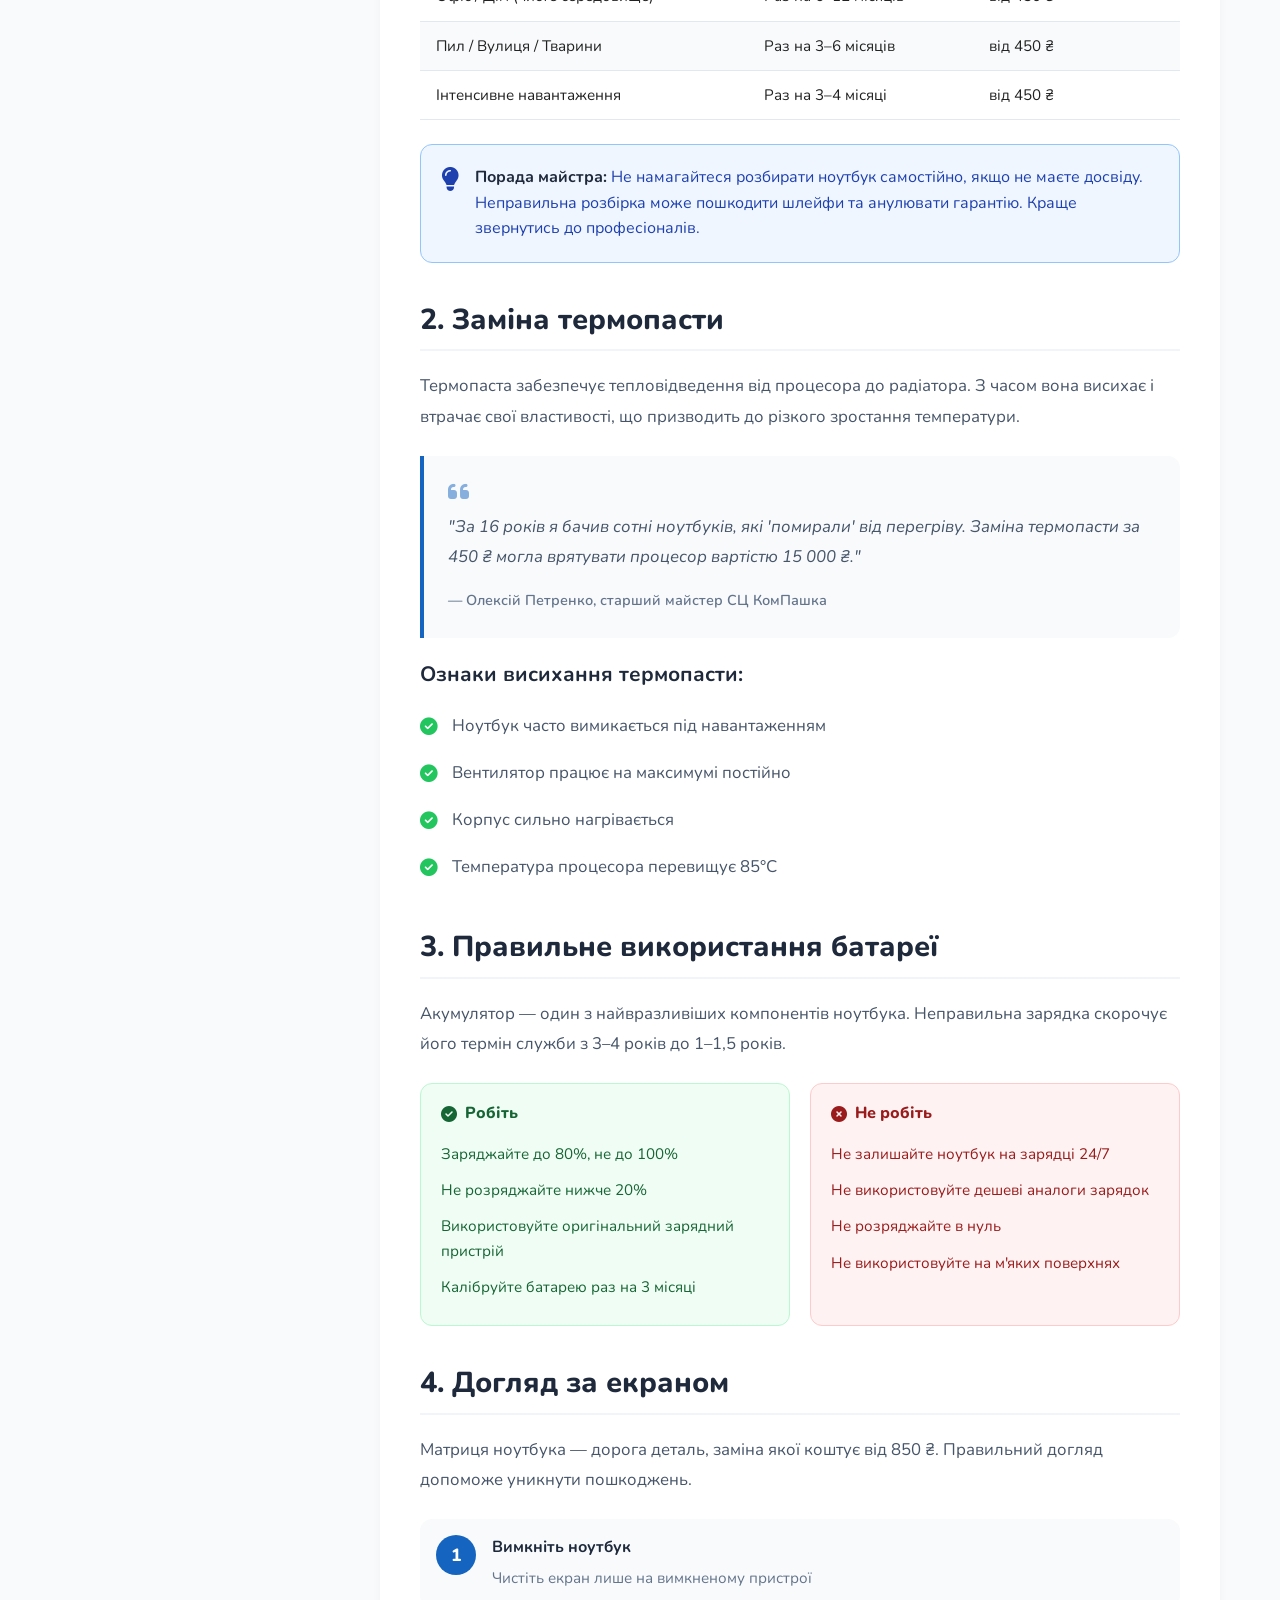
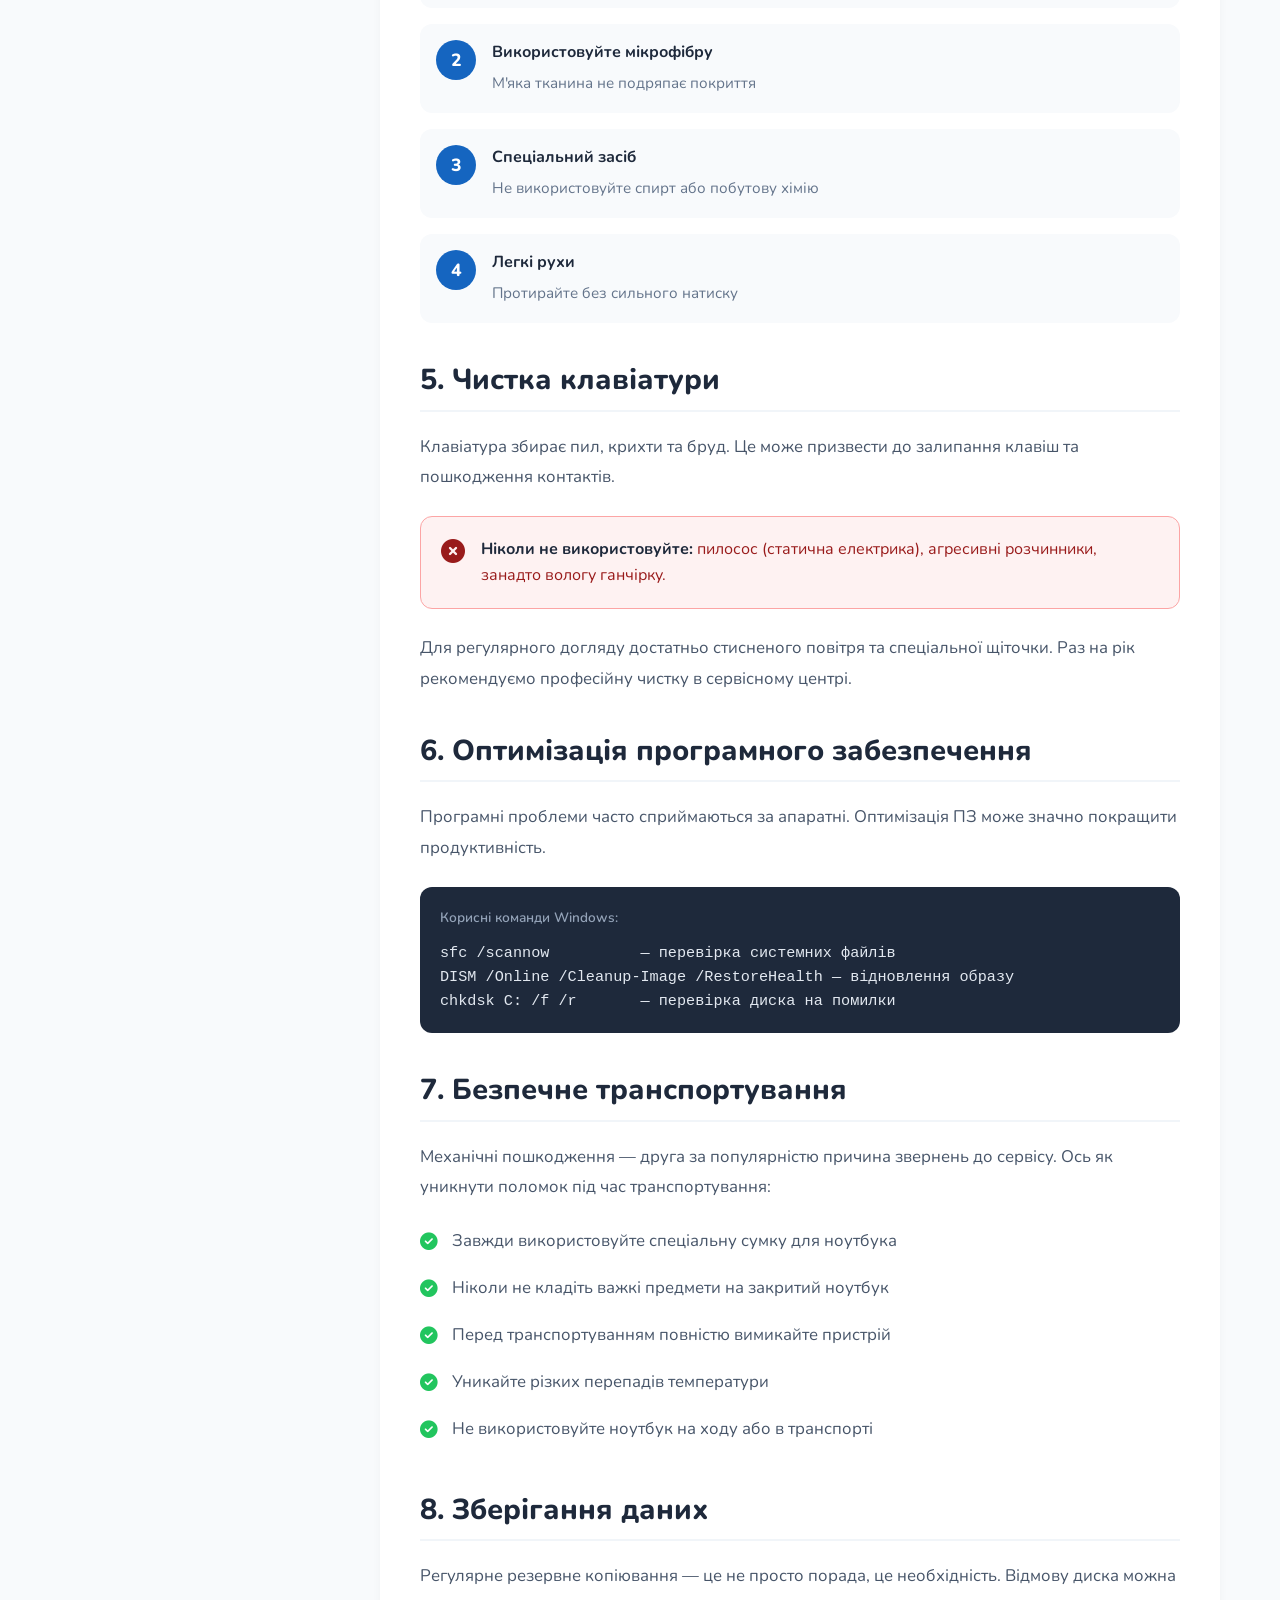
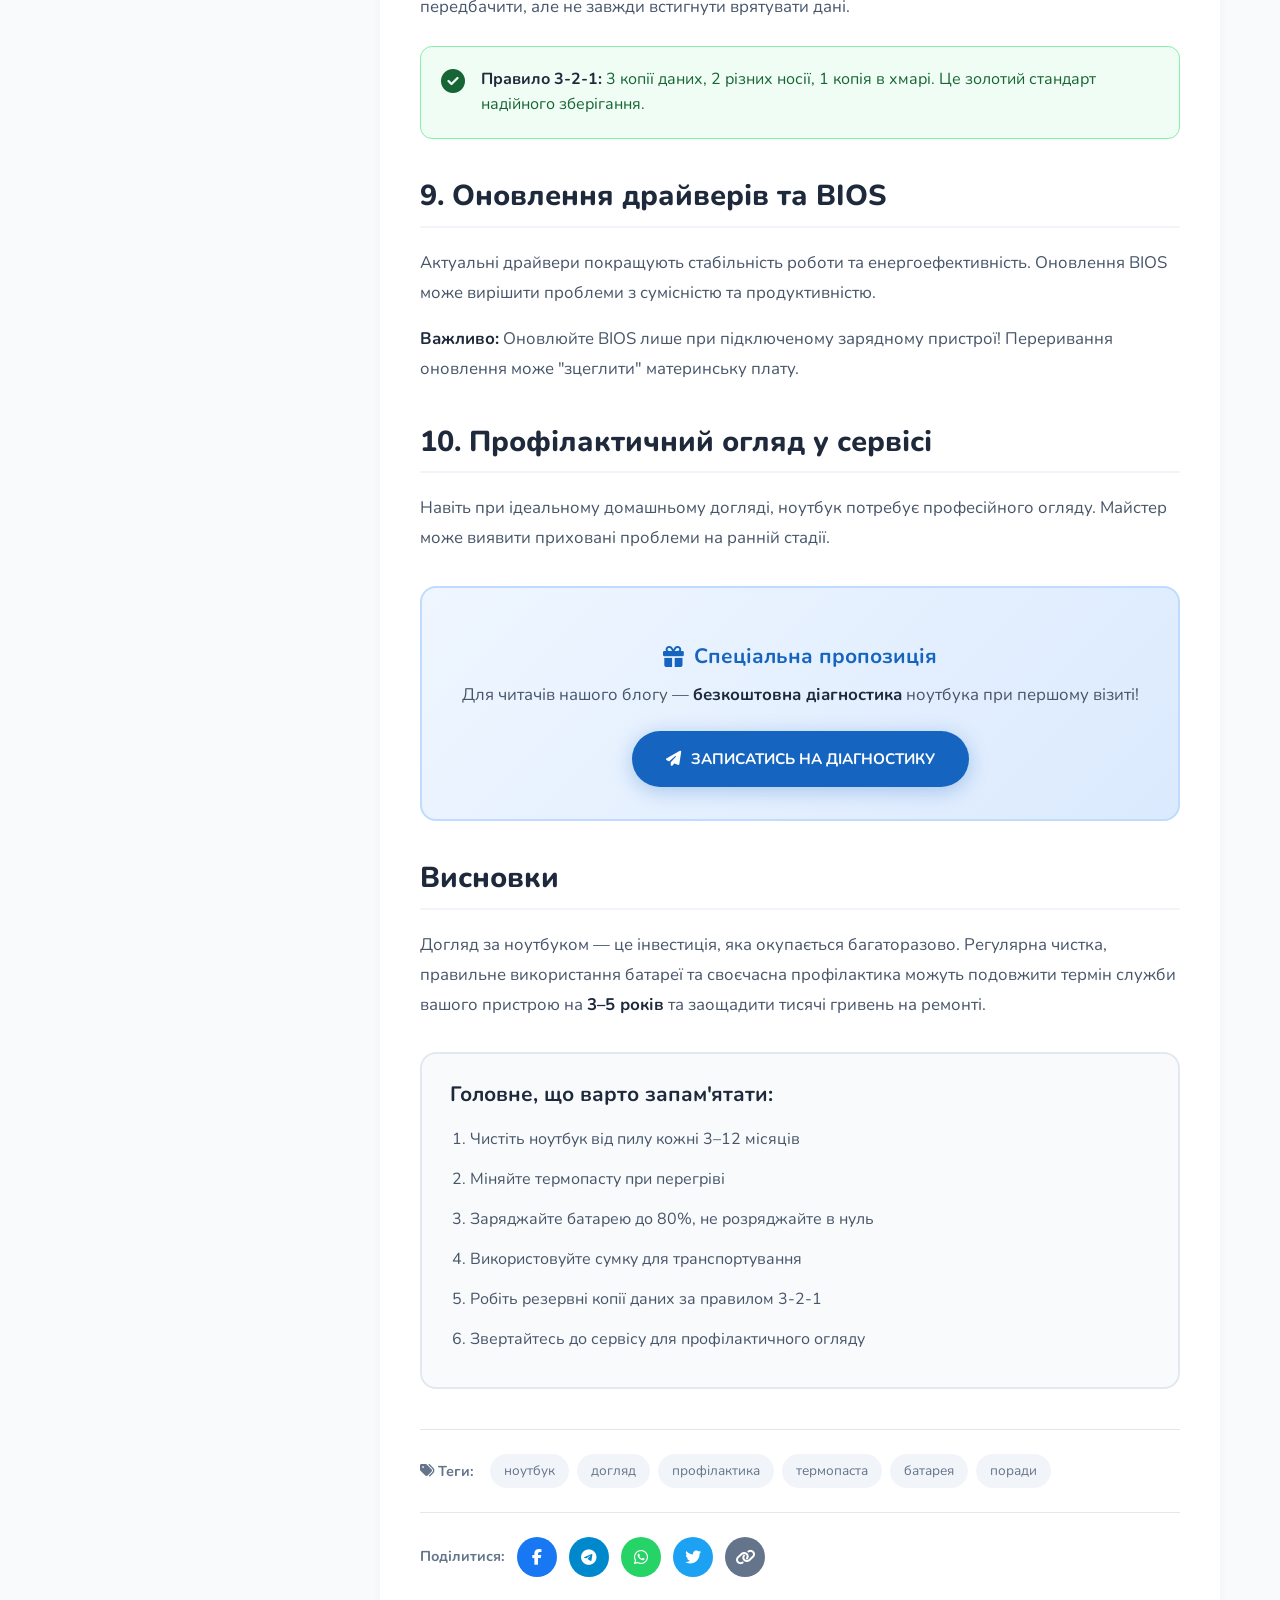
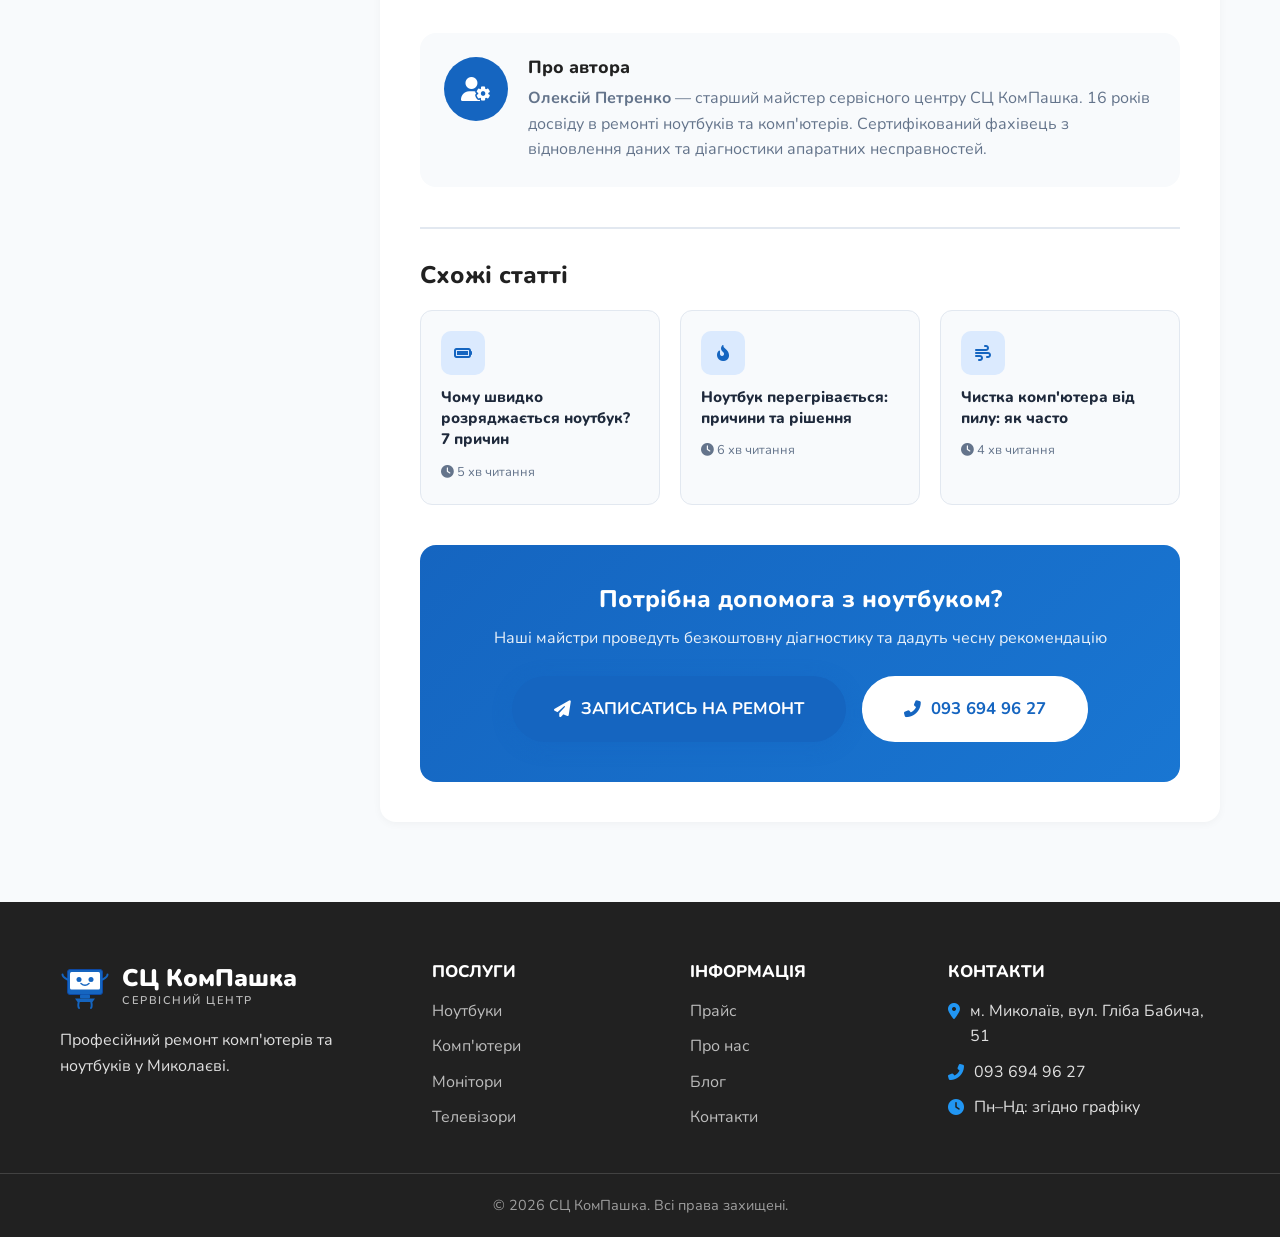
<file: article.html>
<!DOCTYPE html>
<html lang="uk">
<head>
  <meta charset="UTF-8">
  <meta name="viewport" content="width=device-width, initial-scale=1.0">
  <title>Як продовжити життя ноутбуку: 10 порад від майстрів | СЦ КомПашка</title>
  <meta name="description" content="Професійні поради щодо догляду за ноутбуком: чистка, охолодження, правильне використання батареї. 10 порад від майстрів СЦ КомПашка.">
  <meta property="og:title" content="Як продовжити життя ноутбуку: 10 порад від майстрів">
  <meta property="og:description" content="Професійні поради щодо догляду за ноутбуком від майстрів з 16-річним досвідом.">
  <meta property="og:type" content="article">
  <meta property="og:image" content="/assets/img/article-thumbnail.jpg">
  
  <link rel="stylesheet" href="css/style.css">
  <link rel="stylesheet" href="css/article.css">
  
  <link rel="preconnect" href="https://fonts.googleapis.com">
  <link rel="preconnect" href="https://fonts.gstatic.com" crossorigin>
  <link href="https://fonts.googleapis.com/css2?family=Nunito:wght@400;600;700;800;900&display=swap" rel="stylesheet">
  <link rel="stylesheet" href="https://cdnjs.cloudflare.com/ajax/libs/font-awesome/6.4.0/css/all.min.css">
</head>
<body>

  <!-- Header -->
  <header class="header">
    <div class="header__inner container">
      <a href="/uk" class="logo">
        <div class="logo__icon">
          <svg viewBox="0 0 100 100" xmlns="http://www.w3.org/2000/svg">
  <!-- Корпус монітора -->
  <rect x="15" y="15" width="70" height="50" rx="5" fill="#1565C0" stroke="#0D47A1" stroke-width="2"/>
  <!-- Екран -->
  <rect x="20" y="20" width="60" height="35" rx="3" fill="#FFFFFF"/>
  
  <!-- 👁️ ОЧІ (з класом для моргання) -->
  <g class="logo-eyes">
    <circle cx="38" cy="35" r="5" fill="#1565C0"/>
    <circle cx="62" cy="35" r="5" fill="#1565C0"/>
  </g>
  
  <!-- Посмішка -->
  <path d="M 42 43 Q 50 50 58 43" stroke="#1565C0" stroke-width="3" fill="none" stroke-linecap="round"/>
  
  <!-- Підставка -->
  <rect x="40" y="65" width="20" height="8" rx="2" fill="#1565C0"/>
  <path d="M 30 73 L 70 73 L 65 80 L 35 80 Z" fill="#1565C0"/>
  
  <!-- Ніжки -->
  <path d="M 38 78 Q 35 88 38 92" stroke="#1565C0" stroke-width="4" fill="none" stroke-linecap="round"/>
  <path d="M 62 78 Q 65 88 62 92" stroke="#1565C0" stroke-width="4" fill="none" stroke-linecap="round"/>
  
  <!-- Ліва рука (спокійна) -->
  <path d="M 15 35 Q 5 30 5 25" stroke="#1565C0" stroke-width="4" fill="none" stroke-linecap="round"/>
  
  <!-- Права рука (махає) -->
  <path class="logo-arm-wave" d="M 85 35 Q 95 30 95 20" stroke="#1565C0" stroke-width="4" fill="none" stroke-linecap="round"/>
</svg>
        </div>
        <div class="logo__text">
          <span class="logo__name">СЦ КомПашка</span>
          <span class="logo__sub">СЕРВІСНИЙ ЦЕНТР</span>
        </div>
      </a>
      <nav class="nav" id="nav">
  <ul class="nav__list">
    <li><a href="index.html" class="nav__link" data-page="home">Головна</a></li>
    <li><a href="services.html" class="nav__link" data-page="services">Послуги</a></li>
    <li><a href="prices.html" class="nav__link" data-page="prices">Прайс</a></li>
    <li><a href="pc-builder.html" class="nav__link" data-page="builder">Конфігуратор</a></li>
    <li><a href="blog.html" class="nav__link" data-page="blog">Блог</a></li>
    <li><a href="about.html" class="nav__link" data-page="about">Про нас</a></li>
    <li><a href="contact.html" class="nav__link" data-page="contact">Контакти</a></li>
    <!-- Заглушки для майбутніх сторінок -->
  </ul>
</nav>
      <a href="/uk/contact" class="header__cta"><i class="fas fa-calendar-check"></i> <span>Записатися</span></a>
      <button class="burger" id="burger" aria-label="Меню"><span></span><span></span><span></span></button>
    </div>
  </header>

  <!-- Breadcrumbs -->
  <nav class="breadcrumbs" aria-label="Breadcrumb">
    <div class="container">
      <ol class="breadcrumbs__list">
        <li><a href="/uk"><i class="fas fa-home"></i></a></li>
        <li><a href="/uk/blog">Блог</a></li>
        <li class="breadcrumbs__current">Як продовжити життя ноутбуку</li>
      </ol>
    </div>
  </nav>

  <!-- Article Content -->
  <article class="article-page">
    <div class="container article-container">
      
      <!-- Sidebar: Table of Contents -->
      <aside class="article-sidebar">
        <div class="toc-box">
          <h4><i class="fas fa-list"></i> ЗМІСТ СТАТТІ</h4>
          <ul class="toc-list" id="tocList">
            <li><a href="#intro" class="toc-link">Вступ</a></li>
            <li><a href="#cleaning" class="toc-link">1. Регулярна чистка від пилу</a></li>
            <li><a href="#thermopaste" class="toc-link">2. Заміна термопасти</a></li>
            <li><a href="#battery" class="toc-link">3. Правильне використання батареї</a></li>
            <li><a href="#screen" class="toc-link">4. Догляд за екраном</a></li>
            <li><a href="#keyboard" class="toc-link">5. Чистка клавіатури</a></li>
            <li><a href="#software" class="toc-link">6. Оптимізація ПЗ</a></li>
            <li><a href="#transport" class="toc-link">7. Безпечне транспортування</a></li>
            <li><a href="#storage" class="toc-link">8. Зберігання даних</a></li>
            <li><a href="#update" class="toc-link">9. Оновлення драйверів</a></li>
            <li><a href="#professional" class="toc-link">10. Профілактичний огляд</a></li>
            <li><a href="#conclusion" class="toc-link">Висновки</a></li>
          </ul>
        </div>

        <!-- Author Box -->
        <div class="author-box">
          <div class="author-avatar">
            <i class="fas fa-user-cog"></i>
          </div>
          <div class="author-info">
            <strong>Олексій Петренко</strong>
            <span>Майстер з ремонту ноутбуків</span>
            <span class="author-exp">16 років досвіду</span>
          </div>
        </div>

        <!-- CTA Sidebar -->
        <div class="article-cta-sidebar">
          <p>Потрібна допомога з ноутбуком?</p>
          <a href="/uk/contact" class="btn btn--primary btn--full">
            <i class="fas fa-paper-plane"></i> ЗАПИСАТИСЬ
          </a>
          <a href="tel:+380936949627" class="btn btn--outline btn--full" style="margin-top:10px;">
            <i class="fas fa-phone"></i> 093 694 96 27
          </a>
        </div>
      </aside>

      <!-- Main Content -->
      <div class="article-main">
        
        <!-- Article Header -->
        <header class="article-header">
          <div class="article-meta">
            <span class="article-category">Ноутбуки</span>
            <span class="article-date"><i class="fas fa-calendar"></i> 15 травня 2026</span>
            <span class="article-reading"><i class="fas fa-clock"></i> 8 хв читання</span>
          </div>
          <h1 class="article-title">Як продовжити життя ноутбуку: 10 порад від майстрів</h1>
          <p class="article-excerpt">
            Професійні рекомендації щодо догляду за ноутбуком від майстрів з 16-річним досвідом. 
            Дізнайтесь, як подовжити термін служби вашого пристрою та уникнути дорогих ремонтів.
          </p>
          <div class="article-author-mobile">
            <div class="author-avatar"><i class="fas fa-user-cog"></i></div>
            <div>
              <strong>Олексій Петренко</strong>
              <span>Майстер з ремонту ноутбуків • 16 років досвіду</span>
            </div>
          </div>
        </header>

        <!-- Hero Image -->
        <div class="article-hero-image">
          <div class="image-placeholder">
            <i class="fas fa-laptop-medical"></i>
            <span>Зображення: Ноутбук та інструменти майстра</span>
            <small>Тут можна вставити реальне фото з майстерні</small>
          </div>
          <p class="image-caption">Професійний догляд за ноутбуком може подовжити його термін служби на 3–5 років</p>
        </div>

        <!-- Article Body -->
        <div class="article-body">
          
          <section id="intro">
            <h2>Вступ: Чому це важливо</h2>
            <p>
              За 16 років роботи в сервісному центрі ми відремонтували понад <strong>15 700 ноутбуків</strong>. 
              І знаєте що? Більшість поломок можна було уникнути, якби власники дотримувались простих правил догляду. 
              У цій статті ми ділимося професійними порадами, які допоможуть вам зекономити гроші та продовжити життя вашого ноутбука.
            </p>
            
            <div class="info-box info-box--warning">
              <i class="fas fa-exclamation-triangle"></i>
              <div>
                <strong>Важливо:</strong> За статистикою нашого сервісу, 60% звертань пов'язані з перегрівом 
                та забрудненням системи охолодження — проблема, яку легко вирішити регулярним доглядом.
              </div>
            </div>
          </section>

          <section id="cleaning">
            <h2>1. Регулярна чистка від пилу</h2>
            <p>
              Пил — головний ворог ноутбука. Він накопичується в радіаторі та вентиляторах, блокуючи потік повітря. 
              Це призводить до перегріву, що скорочує термін служби процесора та відеокарти.
            </p>
            
            <h3>Як часто чистити?</h3>
            <div class="comparison-table">
              <table>
                <thead>
                  <tr>
                    <th>Умови використання</th>
                    <th>Частота чистки</th>
                    <th>Вартість в сервісі</th>
                  </tr>
                </thead>
                <tbody>
                  <tr>
                    <td>Офіс / Дім (чисте середовище)</td>
                    <td>Раз на 6–12 місяців</td>
                    <td>від 450 ₴</td>
                  </tr>
                  <tr>
                    <td>Пил / Вулиця / Тварини</td>
                    <td>Раз на 3–6 місяців</td>
                    <td>від 450 ₴</td>
                  </tr>
                  <tr>
                    <td>Інтенсивне навантаження</td>
                    <td>Раз на 3–4 місяці</td>
                    <td>від 450 ₴</td>
                  </tr>
                </tbody>
              </table>
            </div>

            <div class="info-box info-box--tip">
              <i class="fas fa-lightbulb"></i>
              <div>
                <strong>Порада майстра:</strong> Не намагайтеся розбирати ноутбук самостійно, якщо не маєте досвіду. 
                Неправильна розбірка може пошкодити шлейфи та анулювати гарантію. Краще звернутись до професіоналів.
              </div>
            </div>
          </section>

          <section id="thermopaste">
            <h2>2. Заміна термопасти</h2>
            <p>
              Термопаста забезпечує тепловідведення від процесора до радіатора. З часом вона висихає і втрачає свої властивості, 
              що призводить до різкого зростання температури.
            </p>
            
            <blockquote>
              <i class="fas fa-quote-left"></i>
              <p>
                "За 16 років я бачив сотні ноутбуків, які 'помирали' від перегріву. 
                Заміна термопасти за 450 ₴ могла врятувати процесор вартістю 15 000 ₴."
              </p>
              <cite>— Олексій Петренко, старший майстер СЦ КомПашка</cite>
            </blockquote>

            <h3>Ознаки висихання термопасти:</h3>
            <ul class="check-list">
              <li>Ноутбук часто вимикається під навантаженням</li>
              <li>Вентилятор працює на максимумі постійно</li>
              <li>Корпус сильно нагрівається</li>
              <li>Температура процесора перевищує 85°C</li>
            </ul>
          </section>

          <section id="battery">
            <h2>3. Правильне використання батареї</h2>
            <p>
              Акумулятор — один з найвразливіших компонентів ноутбука. Неправильна зарядка скорочує його термін служби 
              з 3–4 років до 1–1,5 років.
            </p>

            <div class="dos-donts">
              <div class="dos">
                <h4><i class="fas fa-check-circle"></i> Робіть</h4>
                <ul>
                  <li>Заряджайте до 80%, не до 100%</li>
                  <li>Не розряджайте нижче 20%</li>
                  <li>Використовуйте оригінальний зарядний пристрій</li>
                  <li>Калібруйте батарею раз на 3 місяці</li>
                </ul>
              </div>
              <div class="donts">
                <h4><i class="fas fa-times-circle"></i> Не робіть</h4>
                <ul>
                  <li>Не залишайте ноутбук на зарядці 24/7</li>
                  <li>Не використовуйте дешеві аналоги зарядок</li>
                  <li>Не розряджайте в нуль</li>
                  <li>Не використовуйте на м'яких поверхнях</li>
                </ul>
              </div>
            </div>
          </section>

          <section id="screen">
            <h2>4. Догляд за екраном</h2>
            <p>
              Матриця ноутбука — дорога деталь, заміна якої коштує від 850 ₴. Правильний догляд допоможе уникнути пошкоджень.
            </p>
            
            <div class="step-by-step">
              <div class="step-item">
                <span class="step-num">1</span>
                <div>
                  <strong>Вимкніть ноутбук</strong>
                  <p>Чистіть екран лише на вимкненому пристрої</p>
                </div>
              </div>
              <div class="step-item">
                <span class="step-num">2</span>
                <div>
                  <strong>Використовуйте мікрофібру</strong>
                  <p>М'яка тканина не подряпає покриття</p>
                </div>
              </div>
              <div class="step-item">
                <span class="step-num">3</span>
                <div>
                  <strong>Спеціальний засіб</strong>
                  <p>Не використовуйте спирт або побутову хімію</p>
                </div>
              </div>
              <div class="step-item">
                <span class="step-num">4</span>
                <div>
                  <strong>Легкі рухи</strong>
                  <p>Протирайте без сильного натиску</p>
                </div>
              </div>
            </div>
          </section>

          <section id="keyboard">
            <h2>5. Чистка клавіатури</h2>
            <p>
              Клавіатура збирає пил, крихти та бруд. Це може призвести до залипання клавіш та пошкодження контактів.
            </p>
            
            <div class="info-box info-box--danger">
              <i class="fas fa-times-circle"></i>
              <div>
                <strong>Ніколи не використовуйте:</strong> пилосос (статична електрика), 
                агресивні розчинники, занадто вологу ганчірку.
              </div>
            </div>

            <p>Для регулярного догляду достатньо стисненого повітря та спеціальної щіточки. 
              Раз на рік рекомендуємо професійну чистку в сервісному центрі.</p>
          </section>

          <section id="software">
            <h2>6. Оптимізація програмного забезпечення</h2>
            <p>
              Програмні проблеми часто сприймаються за апаратні. Оптимізація ПЗ може значно покращити продуктивність.
            </p>
            
            <div class="code-block">
              <span class="code-label">Корисні команди Windows:</span>
              <pre><code>sfc /scannow          — перевірка системних файлів
DISM /Online /Cleanup-Image /RestoreHealth — відновлення образу
chkdsk C: /f /r       — перевірка диска на помилки</code></pre>
            </div>
          </section>

          <section id="transport">
            <h2>7. Безпечне транспортування</h2>
            <p>
              Механічні пошкодження — друга за популярністю причина звернень до сервісу. 
              Ось як уникнути поломок під час транспортування:
            </p>
            
            <ul class="check-list">
              <li>Завжди використовуйте спеціальну сумку для ноутбука</li>
              <li>Ніколи не кладіть важкі предмети на закритий ноутбук</li>
              <li>Перед транспортуванням повністю вимикайте пристрій</li>
              <li>Уникайте різких перепадів температури</li>
              <li>Не використовуйте ноутбук на ходу або в транспорті</li>
            </ul>
          </section>

          <section id="storage">
            <h2>8. Зберігання даних</h2>
            <p>
              Регулярне резервне копіювання — це не просто порада, це необхідність. 
              Відмову диска можна передбачити, але не завжди встигнути врятувати дані.
            </p>
            
            <div class="info-box info-box--success">
              <i class="fas fa-check-circle"></i>
              <div>
                <strong>Правило 3-2-1:</strong> 3 копії даних, 2 різних носії, 1 копія в хмарі. 
                Це золотий стандарт надійного зберігання.
              </div>
            </div>
          </section>

          <section id="update">
            <h2>9. Оновлення драйверів та BIOS</h2>
            <p>
              Актуальні драйвери покращують стабільність роботи та енергоефективність. 
              Оновлення BIOS може вирішити проблеми з сумісністю та продуктивністю.
            </p>
            <p>
              <strong>Важливо:</strong> Оновлюйте BIOS лише при підключеному зарядному пристрої! 
              Переривання оновлення може "зцеглити" материнську плату.
            </p>
          </section>

          <section id="professional">
            <h2>10. Профілактичний огляд у сервісі</h2>
            <p>
              Навіть при ідеальному домашньому догляді, ноутбук потребує професійного огляду. 
              Майстер може виявити приховані проблеми на ранній стадії.
            </p>
            
            <div class="service-promo">
              <h3><i class="fas fa-gift"></i> Спеціальна пропозиція</h3>
              <p>Для читачів нашого блогу — <strong>безкоштовна діагностика</strong> ноутбука при першому візиті!</p>
              <a href="/uk/contact" class="btn btn--primary">
                <i class="fas fa-paper-plane"></i> ЗАПИСАТИСЬ НА ДІАГНОСТИКУ
              </a>
            </div>
          </section>

          <section id="conclusion">
            <h2>Висновки</h2>
            <p>
              Догляд за ноутбуком — це інвестиція, яка окупається багаторазово. 
              Регулярна чистка, правильне використання батареї та своєчасна профілактика 
              можуть подовжити термін служби вашого пристрою на <strong>3–5 років</strong> 
              та заощадити тисячі гривень на ремонті.
            </p>
            
            <div class="summary-box">
              <h3>Головне, що варто запам'ятати:</h3>
              <ol>
                <li>Чистіть ноутбук від пилу кожні 3–12 місяців</li>
                <li>Міняйте термопасту при перегріві</li>
                <li>Заряджайте батарею до 80%, не розряджайте в нуль</li>
                <li>Використовуйте сумку для транспортування</li>
                <li>Робіть резервні копії даних за правилом 3-2-1</li>
                <li>Звертайтесь до сервісу для профілактичного огляду</li>
              </ol>
            </div>
          </section>

        </div>

        <!-- Tags -->
        <div class="article-tags">
          <span class="tags-label"><i class="fas fa-tags"></i> Теги:</span>
          <a href="#" class="tag">ноутбук</a>
          <a href="#" class="tag">догляд</a>
          <a href="#" class="tag">профілактика</a>
          <a href="#" class="tag">термопаста</a>
          <a href="#" class="tag">батарея</a>
          <a href="#" class="tag">поради</a>
        </div>

        <!-- Share -->
        <div class="article-share">
          <span class="share-label">Поділитися:</span>
          <a href="#" class="share-btn share-btn--facebook"><i class="fab fa-facebook-f"></i></a>
          <a href="#" class="share-btn share-btn--telegram"><i class="fab fa-telegram-plane"></i></a>
          <a href="#" class="share-btn share-btn--whatsapp"><i class="fab fa-whatsapp"></i></a>
          <a href="#" class="share-btn share-btn--twitter"><i class="fab fa-twitter"></i></a>
          <button class="share-btn share-btn--copy" id="copyLinkBtn" title="Скопіювати посилання">
            <i class="fas fa-link"></i>
          </button>
        </div>

        <!-- Author Bio -->
        <div class="author-bio">
          <div class="author-bio__avatar">
            <i class="fas fa-user-cog"></i>
          </div>
          <div class="author-bio__content">
            <h3>Про автора</h3>
            <p><strong>Олексій Петренко</strong> — старший майстер сервісного центру СЦ КомПашка. 
              16 років досвіду в ремонті ноутбуків та комп'ютерів. Сертифікований фахівець 
              з відновлення даних та діагностики апаратних несправностей.</p>
          </div>
        </div>

        <!-- Related Articles -->
        <div class="related-articles">
          <h3>Схожі статті</h3>
          <div class="related-grid">
            <a href="#" class="related-card">
              <div class="related-card__icon"><i class="fas fa-battery-full"></i></div>
              <h4>Чому швидко розряджається ноутбук? 7 причин</h4>
              <span class="related-card__meta"><i class="fas fa-clock"></i> 5 хв читання</span>
            </a>
            <a href="#" class="related-card">
              <div class="related-card__icon"><i class="fas fa-fire-alt"></i></div>
              <h4>Ноутбук перегрівається: причини та рішення</h4>
              <span class="related-card__meta"><i class="fas fa-clock"></i> 6 хв читання</span>
            </a>
            <a href="#" class="related-card">
              <div class="related-card__icon"><i class="fas fa-wind"></i></div>
              <h4>Чистка комп'ютера від пилу: як часто</h4>
              <span class="related-card__meta"><i class="fas fa-clock"></i> 4 хв читання</span>
            </a>
          </div>
        </div>

        <!-- CTA End -->
        <div class="article-cta">
          <h3>Потрібна допомога з ноутбуком?</h3>
          <p>Наші майстри проведуть безкоштовну діагностику та дадуть чесну рекомендацію</p>
          <div class="article-cta__actions">
            <a href="/uk/contact" class="btn btn--primary btn--large">
              <i class="fas fa-paper-plane"></i> ЗАПИСАТИСЬ НА РЕМОНТ
            </a>
            <a href="tel:+380936949627" class="btn btn--secondary btn--large">
              <i class="fas fa-phone-alt"></i> 093 694 96 27
            </a>
          </div>
        </div>

      </div>
    </div>
  </article>

  <!-- Footer -->
  <footer class="footer">
    <div class="container footer__inner">
      <div class="footer__col footer__col--logo">
        <a href="/uk" class="logo">
          <div class="logo__icon">
            <svg viewBox="0 0 100 100" xmlns="http://www.w3.org/2000/svg">
              <rect x="15" y="15" width="70" height="50" rx="5" fill="#1565C0" stroke="#0D47A1" stroke-width="2"/>
              <rect x="20" y="20" width="60" height="35" rx="3" fill="#FFFFFF"/>
              <circle cx="38" cy="35" r="5" fill="#1565C0"/><circle cx="62" cy="35" r="5" fill="#1565C0"/>
              <path d="M 42 43 Q 50 50 58 43" stroke="#1565C0" stroke-width="3" fill="none" stroke-linecap="round"/>
              <rect x="40" y="65" width="20" height="8" rx="2" fill="#1565C0"/>
              <path d="M 30 73 L 70 73 L 65 80 L 35 80 Z" fill="#1565C0"/>
              <path d="M 15 35 Q 5 30 5 25" stroke="#1565C0" stroke-width="4" fill="none" stroke-linecap="round"/>
              <path d="M 85 35 Q 95 30 95 25" stroke="#1565C0" stroke-width="4" fill="none" stroke-linecap="round"/>
              <path d="M 38 78 Q 35 88 38 92" stroke="#1565C0" stroke-width="4" fill="none" stroke-linecap="round"/>
              <path d="M 62 78 Q 65 88 62 92" stroke="#1565C0" stroke-width="4" fill="none" stroke-linecap="round"/>
            </svg>
          </div>
          <div class="logo__text">
            <span class="logo__name">СЦ КомПашка</span>
            <span class="logo__sub">СЕРВІСНИЙ ЦЕНТР</span>
          </div>
        </a>
        <p class="footer__desc">Професійний ремонт комп'ютерів та ноутбуків у Миколаєві.</p>
      </div>
      <div class="footer__col">
        <h4>ПОСЛУГИ</h4>
        <ul>
          <li><a href="/uk/services/laptops">Ноутбуки</a></li>
          <li><a href="/uk/services/desktops">Комп'ютери</a></li>
          <li><a href="/uk/services/monitors">Монітори</a></li>
          <li><a href="/uk/services/tvs">Телевізори</a></li>
        </ul>
      </div>
      <div class="footer__col">
        <h4>ІНФОРМАЦІЯ</h4>
        <ul>
          <li><a href="/uk/prices">Прайс</a></li>
          <li><a href="/uk/about">Про нас</a></li>
          <li><a href="/uk/blog">Блог</a></li>
          <li><a href="/uk/contact">Контакти</a></li>
        </ul>
      </div>
      <div class="footer__col">
        <h4>КОНТАКТИ</h4>
        <address class="footer__address">
          <p><i class="fas fa-map-marker-alt"></i> м. Миколаїв, вул. Гліба Бабича, 51</p>
          <p><i class="fas fa-phone-alt"></i> <a href="tel:+380936949627">093 694 96 27</a></p>
          <p><i class="fas fa-clock"></i> Пн–Нд: згідно графіку</p>
        </address>
      </div>
    </div>
    <div class="footer__bottom"><div class="container"><p>&copy; 2026 СЦ КомПашка. Всі права захищені.</p></div></div>
  </footer>

  <script src="js/article.js"></script>
  <script src="js/main.js"></script>
</body>
</html>
</file>
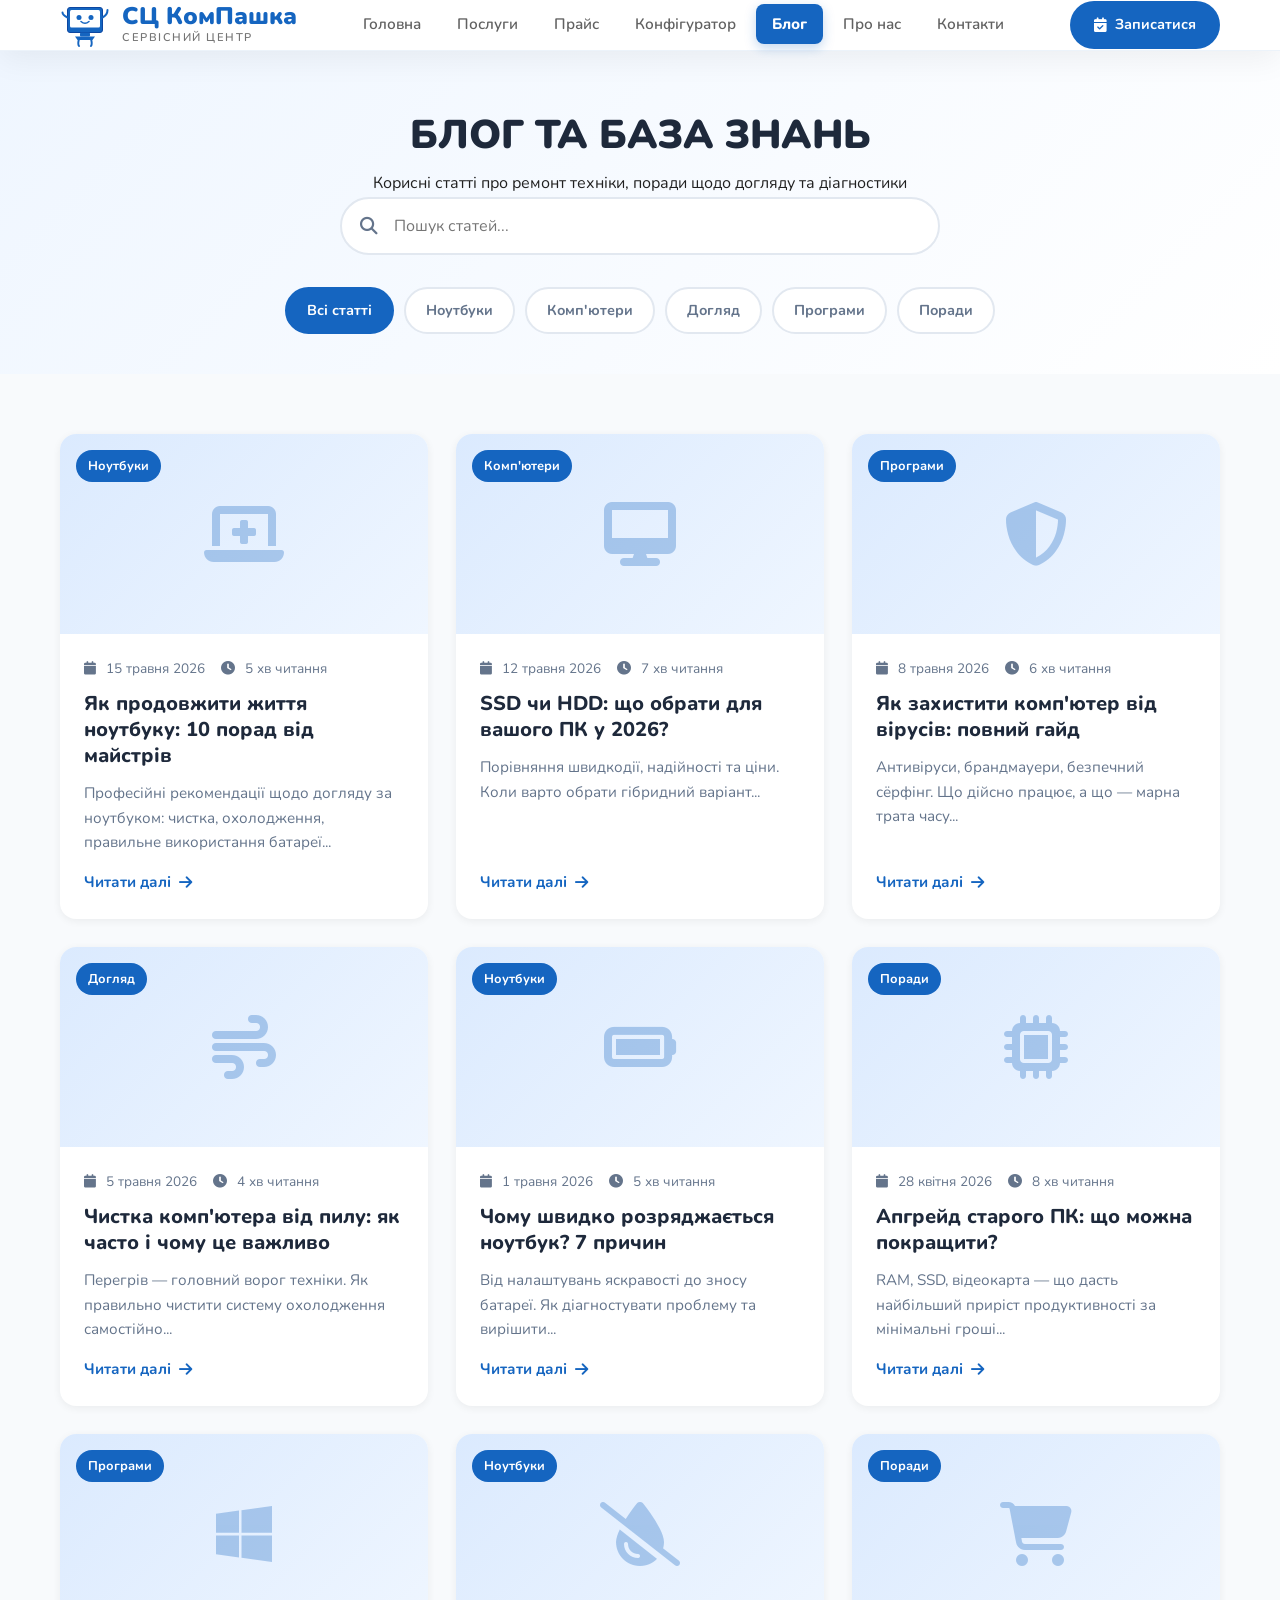
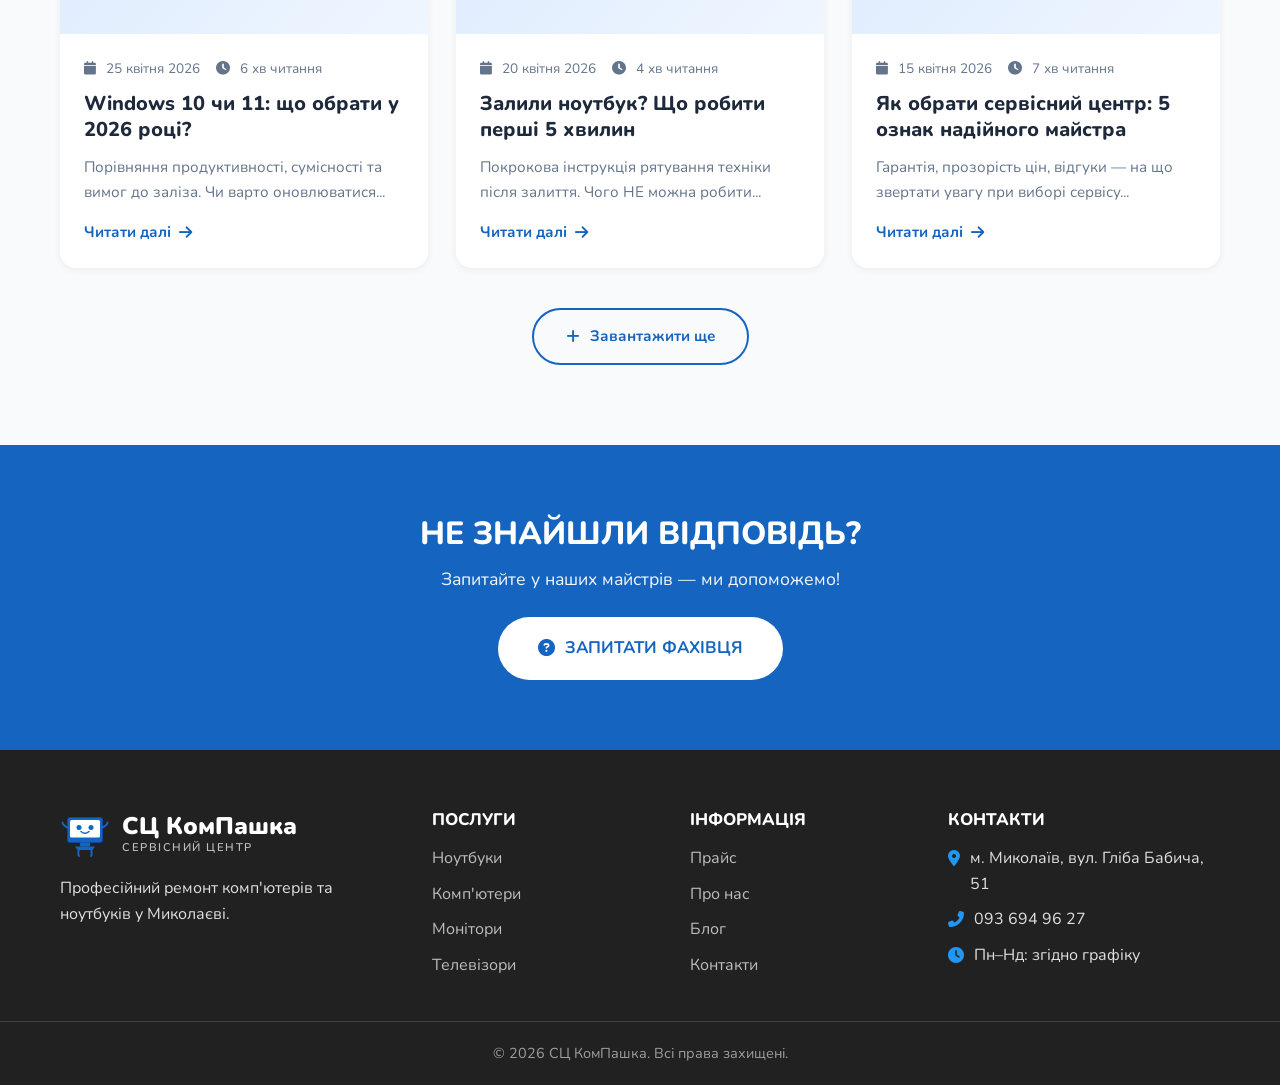
<file: blog.html>
<!DOCTYPE html>
<html lang="uk">
<head>
  <meta charset="UTF-8">
  <meta name="viewport" content="width=device-width, initial-scale=1.0">
  <title>Блог | СЦ КомПашка — Корисні статті про ремонт техніки</title>
  <meta name="description" content="Корисні статті про ремонт ноутбуків, комп'ютерів та іншої техніки. Поради щодо догляду, діагностики та профілактики.">
  
  <link rel="stylesheet" href="css/style.css">
  <link rel="stylesheet" href="css/blog.css">
  
  <link rel="preconnect" href="https://fonts.googleapis.com">
  <link rel="preconnect" href="https://fonts.gstatic.com" crossorigin>
  <link href="https://fonts.googleapis.com/css2?family=Nunito:wght@400;600;700;800;900&display=swap" rel="stylesheet">
  <link rel="stylesheet" href="https://cdnjs.cloudflare.com/ajax/libs/font-awesome/6.4.0/css/all.min.css">
</head>
<body>

  <!-- Header -->
  <header class="header">
    <div class="header__inner container">
      <a href="index.html" class="logo">
        <div class="logo__icon">
          <svg viewBox="0 0 100 100" xmlns="http://www.w3.org/2000/svg">
  <!-- Корпус монітора -->
  <rect x="15" y="15" width="70" height="50" rx="5" fill="#1565C0" stroke="#0D47A1" stroke-width="2"/>
  <!-- Екран -->
  <rect x="20" y="20" width="60" height="35" rx="3" fill="#FFFFFF"/>
  
  <!-- 👁️ ОЧІ (з класом для моргання) -->
  <g class="logo-eyes">
    <circle cx="38" cy="35" r="5" fill="#1565C0"/>
    <circle cx="62" cy="35" r="5" fill="#1565C0"/>
  </g>
  
  <!-- Посмішка -->
  <path d="M 42 43 Q 50 50 58 43" stroke="#1565C0" stroke-width="3" fill="none" stroke-linecap="round"/>
  
  <!-- Підставка -->
  <rect x="40" y="65" width="20" height="8" rx="2" fill="#1565C0"/>
  <path d="M 30 73 L 70 73 L 65 80 L 35 80 Z" fill="#1565C0"/>
  
  <!-- Ніжки -->
  <path d="M 38 78 Q 35 88 38 92" stroke="#1565C0" stroke-width="4" fill="none" stroke-linecap="round"/>
  <path d="M 62 78 Q 65 88 62 92" stroke="#1565C0" stroke-width="4" fill="none" stroke-linecap="round"/>
  
  <!-- Ліва рука (спокійна) -->
  <path d="M 15 35 Q 5 30 5 25" stroke="#1565C0" stroke-width="4" fill="none" stroke-linecap="round"/>
  
  <!-- Права рука (махає) -->
  <path class="logo-arm-wave" d="M 85 35 Q 95 30 95 20" stroke="#1565C0" stroke-width="4" fill="none" stroke-linecap="round"/>
</svg>
        </div>
        <div class="logo__text">
          <span class="logo__name">СЦ КомПашка</span>
          <span class="logo__sub">СЕРВІСНИЙ ЦЕНТР</span>
        </div>
      </a>

      <nav class="nav" id="nav">
        <ul class="nav__list">
          <li><a href="index.html" class="nav__link">Головна</a></li>
          <li><a href="services.html" class="nav__link">Послуги</a></li>
          <li><a href="prices.html" class="nav__link">Прайс</a></li>
          <li><a href="pc-builder.html" class="nav__link">Конфігуратор</a></li>
          <li><a href="blog.html" class="nav__link nav__link--active">Блог</a></li>
          <li><a href="about.html" class="nav__link">Про нас</a></li>
          <li><a href="contact.html" class="nav__link">Контакти</a></li>
        </ul>
      </nav>
      <a href="contact.html" class="header__cta"><i class="fas fa-calendar-check"></i> <span>Записатися</span></a>
      <button class="burger" id="burger" aria-label="Меню"><span></span><span></span><span></span></button>
    </div>
  </header>

  <!-- Hero Section -->
  <section class="blog-hero">
    <div class="container">
      <h1>БЛОГ ТА БАЗА ЗНАНЬ</h1>
      <p>Корисні статті про ремонт техніки, поради щодо догляду та діагностики</p>
      
      <!-- Search Bar -->
      <div class="search-box">
        <i class="fas fa-search"></i>
        <input type="text" id="searchInput" placeholder="Пошук статей...">
      </div>
      
      <!-- Category Filters -->
      <div class="blog-filters" id="blogFilters">
        <button class="filter-btn active" data-category="all">Всі статті</button>
        <button class="filter-btn" data-category="laptops">Ноутбуки</button>
        <button class="filter-btn" data-category="desktops">Комп'ютери</button>
        <button class="filter-btn" data-category="maintenance">Догляд</button>
        <button class="filter-btn" data-category="software">Програми</button>
        <button class="filter-btn" data-category="tips">Поради</button>
      </div>
    </div>
  </section>

  <!-- Blog Grid -->
  <main class="blog-page">
    <div class="container">
      <div class="blog-grid" id="blogGrid">
        
        <!-- Article 1 -->
        <article class="blog-card" data-category="laptops maintenance">
          <div class="blog-card__image">
            <i class="fas fa-laptop-medical"></i>
            <span class="category-tag">Ноутбуки</span>
          </div>
          <div class="blog-card__content">
            <div class="blog-meta">
              <span><i class="fas fa-calendar"></i> 15 травня 2026</span>
              <span><i class="fas fa-clock"></i> 5 хв читання</span>
            </div>
            <h3>Як продовжити життя ноутбуку: 10 порад від майстрів</h3>
            <p>Професійні рекомендації щодо догляду за ноутбуком: чистка, охолодження, правильне використання батареї...</p>
            <a href="#" class="read-more">Читати далі <i class="fas fa-arrow-right"></i></a>
          </div>
        </article>

        <!-- Article 2 -->
        <article class="blog-card" data-category="desktops">
          <div class="blog-card__image">
            <i class="fas fa-desktop"></i>
            <span class="category-tag">Комп'ютери</span>
          </div>
          <div class="blog-card__content">
            <div class="blog-meta">
              <span><i class="fas fa-calendar"></i> 12 травня 2026</span>
              <span><i class="fas fa-clock"></i> 7 хв читання</span>
            </div>
            <h3>SSD чи HDD: що обрати для вашого ПК у 2026?</h3>
            <p>Порівняння швидкодії, надійності та ціни. Коли варто обрати гібридний варіант...</p>
            <a href="#" class="read-more">Читати далі <i class="fas fa-arrow-right"></i></a>
          </div>
        </article>

        <!-- Article 3 -->
        <article class="blog-card" data-category="software tips">
          <div class="blog-card__image">
            <i class="fas fa-shield-alt"></i>
            <span class="category-tag">Програми</span>
          </div>
          <div class="blog-card__content">
            <div class="blog-meta">
              <span><i class="fas fa-calendar"></i> 8 травня 2026</span>
              <span><i class="fas fa-clock"></i> 6 хв читання</span>
            </div>
            <h3>Як захистити комп'ютер від вірусів: повний гайд</h3>
            <p>Антивіруси, брандмауери, безпечний сёрфінг. Що дійсно працює, а що — марна трата часу...</p>
            <a href="#" class="read-more">Читати далі <i class="fas fa-arrow-right"></i></a>
          </div>
        </article>

        <!-- Article 4 -->
        <article class="blog-card" data-category="maintenance">
          <div class="blog-card__image">
            <i class="fas fa-wind"></i>
            <span class="category-tag">Догляд</span>
          </div>
          <div class="blog-card__content">
            <div class="blog-meta">
              <span><i class="fas fa-calendar"></i> 5 травня 2026</span>
              <span><i class="fas fa-clock"></i> 4 хв читання</span>
            </div>
            <h3>Чистка комп'ютера від пилу: як часто і чому це важливо</h3>
            <p>Перегрів — головний ворог техніки. Як правильно чистити систему охолодження самостійно...</p>
            <a href="#" class="read-more">Читати далі <i class="fas fa-arrow-right"></i></a>
          </div>
        </article>

        <!-- Article 5 -->
        <article class="blog-card" data-category="laptops software">
          <div class="blog-card__image">
            <i class="fas fa-battery-full"></i>
            <span class="category-tag">Ноутбуки</span>
          </div>
          <div class="blog-card__content">
            <div class="blog-meta">
              <span><i class="fas fa-calendar"></i> 1 травня 2026</span>
              <span><i class="fas fa-clock"></i> 5 хв читання</span>
            </div>
            <h3>Чому швидко розряджається ноутбук? 7 причин</h3>
            <p>Від налаштувань яскравості до зносу батареї. Як діагностувати проблему та вирішити...</p>
            <a href="#" class="read-more">Читати далі <i class="fas fa-arrow-right"></i></a>
          </div>
        </article>

        <!-- Article 6 -->
        <article class="blog-card" data-category="tips desktops">
          <div class="blog-card__image">
            <i class="fas fa-microchip"></i>
            <span class="category-tag">Поради</span>
          </div>
          <div class="blog-card__content">
            <div class="blog-meta">
              <span><i class="fas fa-calendar"></i> 28 квітня 2026</span>
              <span><i class="fas fa-clock"></i> 8 хв читання</span>
            </div>
            <h3>Апгрейд старого ПК: що можна покращити?</h3>
            <p>RAM, SSD, відеокарта — що дасть найбільший приріст продуктивності за мінімальні гроші...</p>
            <a href="#" class="read-more">Читати далі <i class="fas fa-arrow-right"></i></a>
          </div>
        </article>

        <!-- Article 7 -->
        <article class="blog-card" data-category="software">
          <div class="blog-card__image">
            <i class="fab fa-windows"></i>
            <span class="category-tag">Програми</span>
          </div>
          <div class="blog-card__content">
            <div class="blog-meta">
              <span><i class="fas fa-calendar"></i> 25 квітня 2026</span>
              <span><i class="fas fa-clock"></i> 6 хв читання</span>
            </div>
            <h3>Windows 10 чи 11: що обрати у 2026 році?</h3>
            <p>Порівняння продуктивності, сумісності та вимог до заліза. Чи варто оновлюватися...</p>
            <a href="#" class="read-more">Читати далі <i class="fas fa-arrow-right"></i></a>
          </div>
        </article>

        <!-- Article 8 -->
        <article class="blog-card" data-category="laptops maintenance">
          <div class="blog-card__image">
            <i class="fas fa-tint-slash"></i>
            <span class="category-tag">Ноутбуки</span>
          </div>
          <div class="blog-card__content">
            <div class="blog-meta">
              <span><i class="fas fa-calendar"></i> 20 квітня 2026</span>
              <span><i class="fas fa-clock"></i> 4 хв читання</span>
            </div>
            <h3>Залили ноутбук? Що робити перші 5 хвилин</h3>
            <p>Покрокова інструкція рятування техніки після залиття. Чого НЕ можна робити...</p>
            <a href="#" class="read-more">Читати далі <i class="fas fa-arrow-right"></i></a>
          </div>
        </article>

        <!-- Article 9 -->
        <article class="blog-card" data-category="tips">
          <div class="blog-card__image">
            <i class="fas fa-shopping-cart"></i>
            <span class="category-tag">Поради</span>
          </div>
          <div class="blog-card__content">
            <div class="blog-meta">
              <span><i class="fas fa-calendar"></i> 15 квітня 2026</span>
              <span><i class="fas fa-clock"></i> 7 хв читання</span>
            </div>
            <h3>Як обрати сервісний центр: 5 ознак надійного майстра</h3>
            <p>Гарантія, прозорість цін, відгуки — на що звертати увагу при виборі сервісу...</p>
            <a href="#" class="read-more">Читати далі <i class="fas fa-arrow-right"></i></a>
          </div>
        </article>

      </div>

      <!-- Load More -->
      <div class="blog-load-more">
        <button class="btn btn--outline" id="loadMoreBtn">
          <i class="fas fa-plus"></i> Завантажити ще
        </button>
      </div>
    </div>
  </main>

  <!-- CTA -->
  <section class="cta cta--blue">
    <div class="container">
      <div class="cta__content">
        <h2 class="cta__title">НЕ ЗНАЙШЛИ ВІДПОВІДЬ?</h2>
        <p class="cta__text">Запитайте у наших майстрів — ми допоможемо!</p>
        <a href="/uk/contact" class="btn btn--white btn--large">
          <i class="fas fa-question-circle"></i> ЗАПИТАТИ ФАХІВЦЯ
        </a>
      </div>
    </div>
  </section>

  <!-- Footer -->
  <footer class="footer">
    <div class="container footer__inner">
      <div class="footer__col footer__col--logo">
        <a href="/uk" class="logo">
          <div class="logo__icon">
            <svg viewBox="0 0 100 100" xmlns="http://www.w3.org/2000/svg">
              <rect x="15" y="15" width="70" height="50" rx="5" fill="#1565C0" stroke="#0D47A1" stroke-width="2"/>
              <rect x="20" y="20" width="60" height="35" rx="3" fill="#FFFFFF"/>
              <circle cx="38" cy="35" r="5" fill="#1565C0"/><circle cx="62" cy="35" r="5" fill="#1565C0"/>
              <path d="M 42 43 Q 50 50 58 43" stroke="#1565C0" stroke-width="3" fill="none" stroke-linecap="round"/>
              <rect x="40" y="65" width="20" height="8" rx="2" fill="#1565C0"/>
              <path d="M 30 73 L 70 73 L 65 80 L 35 80 Z" fill="#1565C0"/>
              <path d="M 15 35 Q 5 30 5 25" stroke="#1565C0" stroke-width="4" fill="none" stroke-linecap="round"/>
              <path d="M 85 35 Q 95 30 95 25" stroke="#1565C0" stroke-width="4" fill="none" stroke-linecap="round"/>
              <path d="M 38 78 Q 35 88 38 92" stroke="#1565C0" stroke-width="4" fill="none" stroke-linecap="round"/>
              <path d="M 62 78 Q 65 88 62 92" stroke="#1565C0" stroke-width="4" fill="none" stroke-linecap="round"/>
            </svg>
          </div>
          <div class="logo__text">
            <span class="logo__name">СЦ КомПашка</span>
            <span class="logo__sub">СЕРВІСНИЙ ЦЕНТР</span>
          </div>
        </a>
        <p class="footer__desc">Професійний ремонт комп'ютерів та ноутбуків у Миколаєві.</p>
      </div>
      <div class="footer__col">
        <h4>ПОСЛУГИ</h4>
        <ul>
          <li><a href="/uk/services/laptops">Ноутбуки</a></li>
          <li><a href="/uk/services/desktops">Комп'ютери</a></li>
          <li><a href="/uk/services/monitors">Монітори</a></li>
          <li><a href="/uk/services/tvs">Телевізори</a></li>
        </ul>
      </div>
      <div class="footer__col">
        <h4>ІНФОРМАЦІЯ</h4>
        <ul>
          <li><a href="/uk/prices">Прайс</a></li>
          <li><a href="/uk/about">Про нас</a></li>
          <li><a href="/uk/blog">Блог</a></li>
          <li><a href="/uk/contact">Контакти</a></li>
        </ul>
      </div>
      <div class="footer__col">
        <h4>КОНТАКТИ</h4>
        <address class="footer__address">
          <p><i class="fas fa-map-marker-alt"></i> м. Миколаїв, вул. Гліба Бабича, 51</p>
          <p><i class="fas fa-phone-alt"></i> <a href="tel:+380936949627">093 694 96 27</a></p>
          <p><i class="fas fa-clock"></i> Пн–Нд: згідно графіку</p>
        </address>
      </div>
    </div>
    <div class="footer__bottom"><div class="container"><p>&copy; 2026 СЦ КомПашка. Всі права захищені.</p></div></div>
  </footer>

  <script src="js/blog.js"></script>
  <script src="js/main.js"></script>
</body>
</html>
</file>
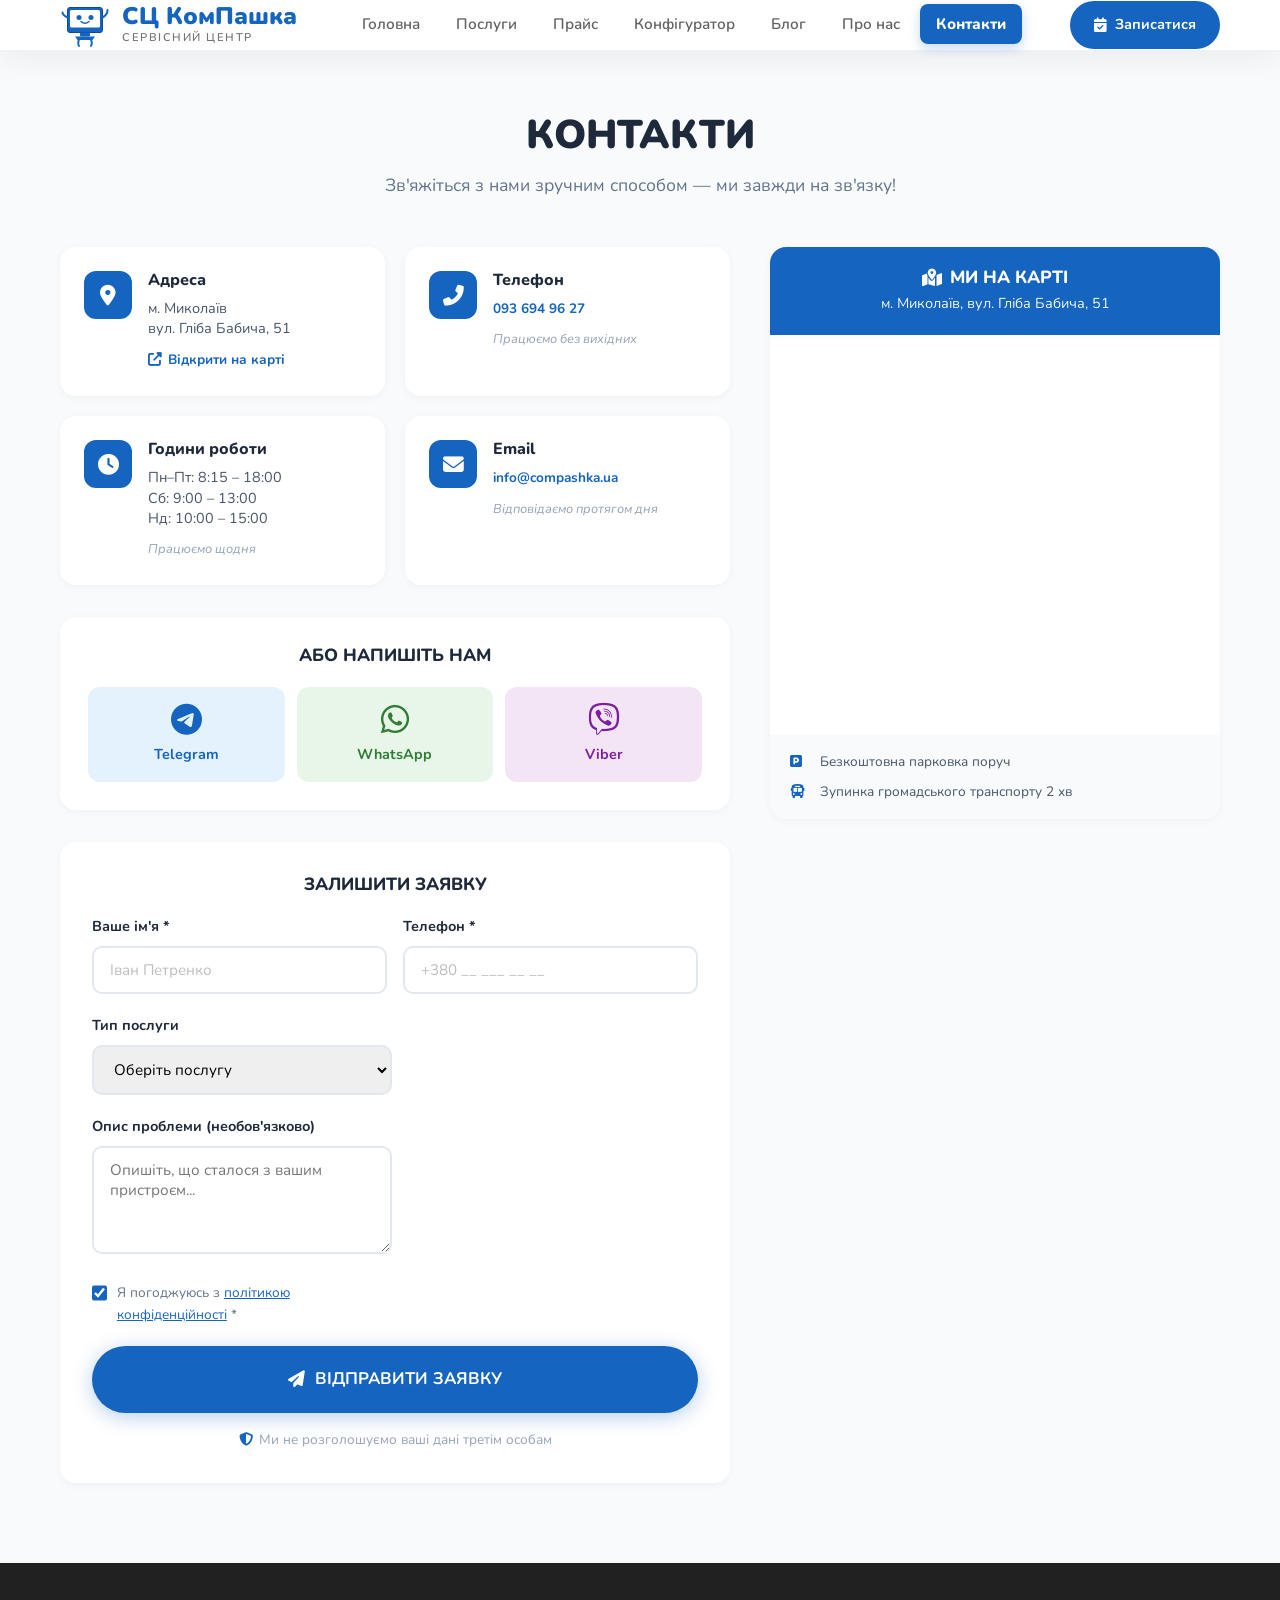
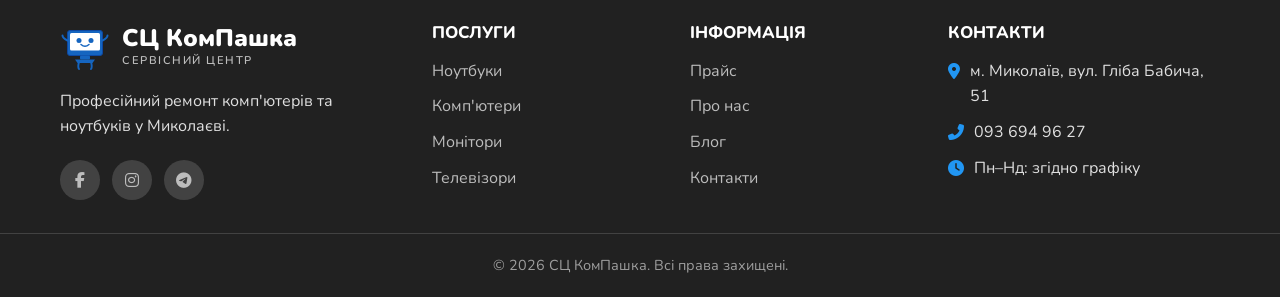
<file: contact.html>
<!DOCTYPE html>
<html lang="uk">
<head>
  <meta charset="UTF-8">
  <meta name="viewport" content="width=device-width, initial-scale=1.0">
  <title>Контакти | СЦ КомПашка — Сервісний центр Миколаїв</title>
  <meta name="description" content="Зв'яжіться з нами: м. Миколаїв, вул. Гліба Бабича, 51. Телефон: 093 694 96 27. Працюємо щодня. Безкоштовна діагностика.">
  
  <!-- 1. Base Styles -->
  <link rel="stylesheet" href="css/style.css">
  <!-- 2. Contact Styles -->
  <link rel="stylesheet" href="css/contact.css">
  
  <link rel="preconnect" href="https://fonts.googleapis.com">
  <link rel="preconnect" href="https://fonts.gstatic.com" crossorigin>
  <link href="https://fonts.googleapis.com/css2?family=Nunito:wght@400;600;700;800;900&display=swap" rel="stylesheet">
  <link rel="stylesheet" href="https://cdnjs.cloudflare.com/ajax/libs/font-awesome/6.4.0/css/all.min.css">
</head>
<body>

  <!-- Header -->
  <header class="header">
    <div class="header__inner container">
      <a href="index.html" class="logo">
        <div class="logo__icon">
          <svg viewBox="0 0 100 100" xmlns="http://www.w3.org/2000/svg">
  <!-- Корпус монітора -->
  <rect x="15" y="15" width="70" height="50" rx="5" fill="#1565C0" stroke="#0D47A1" stroke-width="2"/>
  <!-- Екран -->
  <rect x="20" y="20" width="60" height="35" rx="3" fill="#FFFFFF"/>
  
  <!-- 👁️ ОЧІ (з класом для моргання) -->
  <g class="logo-eyes">
    <circle cx="38" cy="35" r="5" fill="#1565C0"/>
    <circle cx="62" cy="35" r="5" fill="#1565C0"/>
  </g>
  
  <!-- Посмішка -->
  <path d="M 42 43 Q 50 50 58 43" stroke="#1565C0" stroke-width="3" fill="none" stroke-linecap="round"/>
  
  <!-- Підставка -->
  <rect x="40" y="65" width="20" height="8" rx="2" fill="#1565C0"/>
  <path d="M 30 73 L 70 73 L 65 80 L 35 80 Z" fill="#1565C0"/>
  
  <!-- Ніжки -->
  <path d="M 38 78 Q 35 88 38 92" stroke="#1565C0" stroke-width="4" fill="none" stroke-linecap="round"/>
  <path d="M 62 78 Q 65 88 62 92" stroke="#1565C0" stroke-width="4" fill="none" stroke-linecap="round"/>
  
  <!-- Ліва рука (спокійна) -->
  <path d="M 15 35 Q 5 30 5 25" stroke="#1565C0" stroke-width="4" fill="none" stroke-linecap="round"/>
  
  <!-- Права рука (махає) -->
  <path class="logo-arm-wave" d="M 85 35 Q 95 30 95 20" stroke="#1565C0" stroke-width="4" fill="none" stroke-linecap="round"/>
</svg>
        </div>
        <div class="logo__text">
          <span class="logo__name">СЦ КомПашка</span>
          <span class="logo__sub">СЕРВІСНИЙ ЦЕНТР</span>
        </div>
      </a>

      <nav class="nav" id="nav">
        <ul class="nav__list">
          <li><a href="index.html" class="nav__link">Головна</a></li>
          <li><a href="services.html" class="nav__link">Послуги</a></li>
          <li><a href="prices.html" class="nav__link">Прайс</a></li>
          <li><a href="pc-builder.html" class="nav__link">Конфігуратор</a></li>
          <li><a href="blog.html" class="nav__link">Блог</a></li>
          <li><a href="about.html" class="nav__link">Про нас</a></li>
            <li><a href="contact.html" class="nav__link nav__link--active">Контакти</a></li>
        </ul>
      </nav>
      <a href="contact.html" class="header__cta"><i class="fas fa-calendar-check"></i> <span>Записатися</span></a>
      <button class="burger" id="burger" aria-label="Меню"><span></span><span></span><span></span></button>
    </div>
  </header>

  <!-- Main Content -->
  <main class="contact-page">
    <div class="container">
      
      <div class="contact-header">
        <h1 class="page-title">КОНТАКТИ</h1>
        <p class="page-desc">Зв'яжіться з нами зручним способом — ми завжди на зв'язку!</p>
      </div>

      <div class="contact-layout">
        
        <!-- Left: Contact Info & Form -->
        <div class="contact-info-section">
          
          <!-- Quick Contact Cards -->
          <div class="contact-cards">
            <div class="contact-card">
              <div class="contact-card__icon"><i class="fas fa-map-marker-alt"></i></div>
              <div class="contact-card__content">
                <h3>Адреса</h3>
                <p>м. Миколаїв<br/>вул. Гліба Бабича, 51</p>
                <a href="https://maps.google.com/?q=Миколаїв+вулиця+Гліба+Бабича+51" target="_blank" class="contact-card__link">
                  <i class="fas fa-external-link-alt"></i> Відкрити на карті
                </a>
              </div>
            </div>

            <div class="contact-card">
              <div class="contact-card__icon"><i class="fas fa-phone-alt"></i></div>
              <div class="contact-card__content">
                <h3>Телефон</h3>
                <p><a href="tel:+380936949627">093 694 96 27</a></p>
                <span class="contact-card__note">Працюємо без вихідних</span>
              </div>
            </div>

            <div class="contact-card">
              <div class="contact-card__icon"><i class="fas fa-clock"></i></div>
              <div class="contact-card__content">
                <h3>Години роботи</h3>
                <p>
                  Пн–Пт: 8:15 – 18:00<br/>
                  Сб: 9:00 – 13:00<br/>
                  Нд: 10:00 – 15:00
                </p>
                <span class="contact-card__note">Працюємо щодня</span>
              </div>
            </div>

            <div class="contact-card">
              <div class="contact-card__icon"><i class="fas fa-envelope"></i></div>
              <div class="contact-card__content">
                <h3>Email</h3>
                <p><a href="mailto:info@compashka.ua">info@compashka.ua</a></p>
                <span class="contact-card__note">Відповідаємо протягом дня</span>
              </div>
            </div>
          </div>

          <!-- Messengers -->
          <div class="messengers-section">
            <h3 class="section-title">АБО НАПИШІТЬ НАМ</h3>
            <div class="messengers-grid">
              <a href="https://t.me/compashka" target="_blank" class="messenger-btn messenger-btn--telegram">
                <i class="fab fa-telegram-plane"></i>
                <span>Telegram</span>
              </a>
              <a href="https://wa.me/380936949627" target="_blank" class="messenger-btn messenger-btn--whatsapp">
                <i class="fab fa-whatsapp"></i>
                <span>WhatsApp</span>
              </a>
              <a href="viber://chat?number=380936949627" class="messenger-btn messenger-btn--viber">
                <i class="fab fa-viber"></i>
                <span>Viber</span>
              </a>
            </div>
          </div>

          <!-- Contact Form -->
          <div class="contact-form-section">
            <h3 class="section-title">ЗАЛИШИТИ ЗАЯВКУ</h3>
            <form class="contact-form" id="contactForm">
              <div class="form-row">
                <div class="form-group">
                  <label for="name">Ваше ім'я *</label>
                  <input type="text" id="name" name="name" placeholder="Іван Петренко" required>
                </div>
                <div class="form-group">
                  <label for="phone">Телефон *</label>
                  <input type="tel" id="phone" name="phone" placeholder="+380 __ ___ __ __" required>
                </div>
              </div>

              <div class="form-group">
                <label for="service">Тип послуги</label>
                <select id="service" name="service">
                  <option value="">Оберіть послугу</option>
                  <option value="laptop_repair">Ремонт ноутбука</option>
                  <option value="pc_repair">Ремонт комп'ютера</option>
                  <option value="monitor_repair">Ремонт монітора</option>
                  <option value="tv_repair">Ремонт телевізора</option>
                  <option value="software">Встановлення ПЗ</option>
                  <option value="upgrade">Апгрейд ПК</option>
                  <option value="other">Інше</option>
                </select>
              </div>

              <div class="form-group">
                <label for="message">Опис проблеми (необов'язково)</label>
                <textarea id="message" name="message" rows="4" placeholder="Опишіть, що сталося з вашим пристроєм..."></textarea>
              </div>

              <div class="form-group form-checkbox">
                <label>
                  <input type="checkbox" name="agree" required checked>
                  <span>Я погоджуюсь з <a href="/uk/privacy" target="_blank">політикою конфіденційності</a> *</span>
                </label>
              </div>

              <button type="submit" class="btn btn--primary btn--large btn--full">
                <i class="fas fa-paper-plane"></i> ВІДПРАВИТИ ЗАЯВКУ
              </button>

              <p class="form-note">
                <i class="fas fa-shield-alt"></i> Ми не розголошуємо ваші дані третім особам
              </p>
            </form>
          </div>

        </div>

        <!-- Right: Map -->
        <aside class="contact-map-section">
          <div class="map-container">
            <div class="map-header">
              <h3><i class="fas fa-map-marked-alt"></i> МИ НА КАРТІ</h3>
              <p>м. Миколаїв, вул. Гліба Бабича, 51</p>
            </div>
            
            <!-- Google Maps Embed -->
            <div class="map-wrapper">
              <iframe 
                src="https://maps.google.com/maps?q=Миколаїв,вулиця+Гліба+Бабича,51&t=&z=15&ie=UTF8&iwloc=&output=embed" 
                width="100%" 
                height="100%" 
                style="border:0;" 
                allowfullscreen="" 
                loading="lazy" 
                referrerpolicy="no-referrer-when-downgrade"
                title="СЦ КомПашка на карті">
              </iframe>
            </div>

            <div class="map-info">
              <div class="map-info-item">
                <i class="fas fa-parking"></i>
                <span>Безкоштовна парковка поруч</span>
              </div>
              <div class="map-info-item">
                <i class="fas fa-bus"></i>
                <span>Зупинка громадського транспорту 2 хв</span>
              </div>
            </div>
          </div>
        </aside>

      </div>
    </div>
  </main>

  <!-- Footer -->
  <footer class="footer">
    <div class="container footer__inner">
      <div class="footer__col footer__col--logo">
        <a href="/uk" class="logo">
          <div class="logo__icon">
            <svg viewBox="0 0 100 100" xmlns="http://www.w3.org/2000/svg">
              <rect x="15" y="15" width="70" height="50" rx="5" fill="#1565C0" stroke="#0D47A1" stroke-width="2"/>
              <rect x="20" y="20" width="60" height="35" rx="3" fill="#FFFFFF"/>
              <circle cx="38" cy="35" r="5" fill="#1565C0"/><circle cx="62" cy="35" r="5" fill="#1565C0"/>
              <path d="M 42 43 Q 50 50 58 43" stroke="#1565C0" stroke-width="3" fill="none" stroke-linecap="round"/>
              <rect x="40" y="65" width="20" height="8" rx="2" fill="#1565C0"/>
              <path d="M 30 73 L 70 73 L 65 80 L 35 80 Z" fill="#1565C0"/>
              <path d="M 15 35 Q 5 30 5 25" stroke="#1565C0" stroke-width="4" fill="none" stroke-linecap="round"/>
              <path d="M 85 35 Q 95 30 95 25" stroke="#1565C0" stroke-width="4" fill="none" stroke-linecap="round"/>
              <path d="M 38 78 Q 35 88 38 92" stroke="#1565C0" stroke-width="4" fill="none" stroke-linecap="round"/>
              <path d="M 62 78 Q 65 88 62 92" stroke="#1565C0" stroke-width="4" fill="none" stroke-linecap="round"/>
            </svg>
          </div>
          <div class="logo__text">
            <span class="logo__name">СЦ КомПашка</span>
            <span class="logo__sub">СЕРВІСНИЙ ЦЕНТР</span>
          </div>
        </a>
        <p class="footer__desc">Професійний ремонт комп'ютерів та ноутбуків у Миколаєві.</p>
        <div class="footer__social">
          <a href="#" class="social-link"><i class="fab fa-facebook-f"></i></a>
          <a href="#" class="social-link"><i class="fab fa-instagram"></i></a>
          <a href="#" class="social-link"><i class="fab fa-telegram-plane"></i></a>
        </div>
      </div>
      <div class="footer__col">
        <h4>ПОСЛУГИ</h4>
        <ul>
          <li><a href="/uk/services/laptops">Ноутбуки</a></li>
          <li><a href="/uk/services/desktops">Комп'ютери</a></li>
          <li><a href="/uk/services/monitors">Монітори</a></li>
          <li><a href="/uk/services/tvs">Телевізори</a></li>
        </ul>
      </div>
      <div class="footer__col">
        <h4>ІНФОРМАЦІЯ</h4>
        <ul>
          <li><a href="/uk/prices">Прайс</a></li>
          <li><a href="/uk/about">Про нас</a></li>
          <li><a href="/uk/blog">Блог</a></li>
          <li><a href="/uk/contact">Контакти</a></li>
        </ul>
      </div>
      <div class="footer__col">
        <h4>КОНТАКТИ</h4>
        <address class="footer__address">
          <p><i class="fas fa-map-marker-alt"></i> м. Миколаїв, вул. Гліба Бабича, 51</p>
          <p><i class="fas fa-phone-alt"></i> <a href="tel:+380936949627">093 694 96 27</a></p>
          <p><i class="fas fa-clock"></i> Пн–Нд: згідно графіку</p>
        </address>
      </div>
    </div>
    <div class="footer__bottom"><div class="container"><p>&copy; 2026 СЦ КомПашка. Всі права захищені.</p></div></div>
  </footer>

  <!-- Scripts -->
  <script src="js/contact.js"></script>
  <script src="js/main.js"></script>
</body>
</html>
</file>
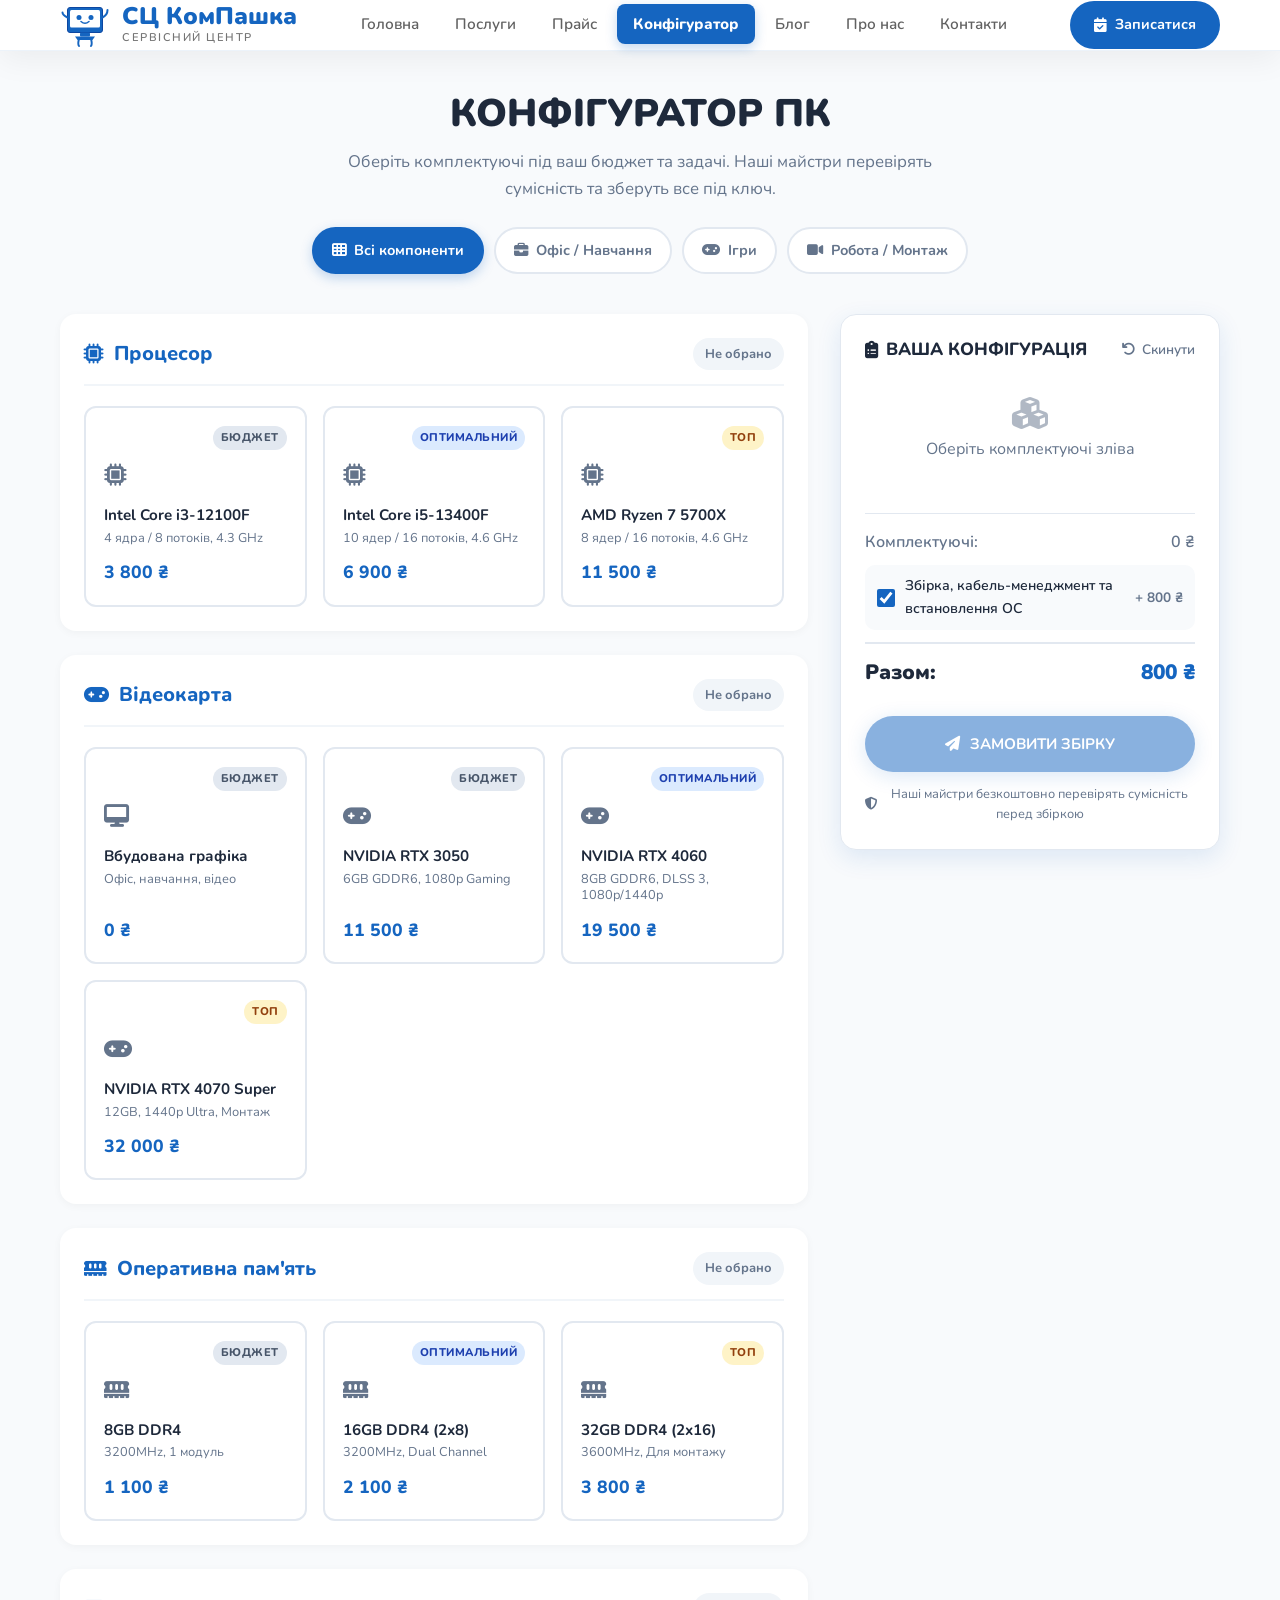
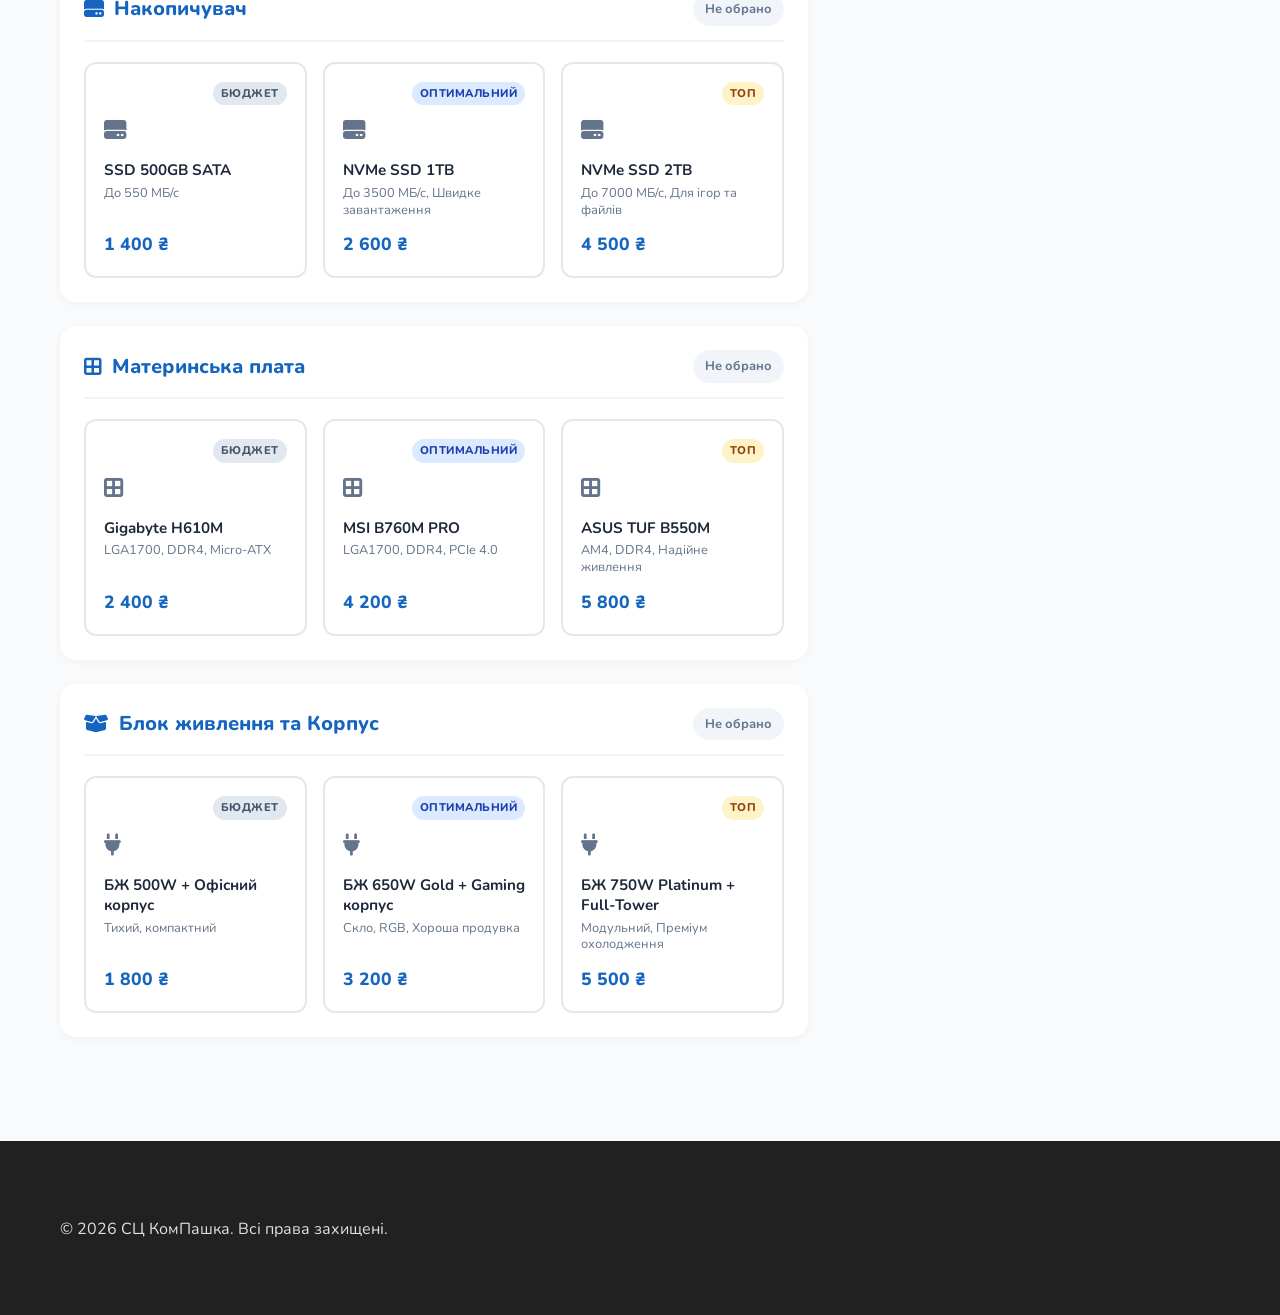
<file: pc-builder.html>
<!DOCTYPE html>
<html lang="uk">
<head>
  <meta charset="UTF-8">
  <meta name="viewport" content="width=device-width, initial-scale=1.0">
  <title>Конфігуратор ПК | СЦ КомПашка</title>
  <meta name="description" content="Зберіть комп'ютер під свої задачі онлайн. Ігри, робота, офіс. Ми перевіримо сумісність та зберемо все під ключ.">
  
  <link rel="stylesheet" href="css/style.css">
  <link rel="stylesheet" href="css/builder.css">
  
  <link rel="preconnect" href="https://fonts.googleapis.com">
  <link rel="preconnect" href="https://fonts.gstatic.com" crossorigin>
  <link href="https://fonts.googleapis.com/css2?family=Nunito:wght@400;600;700;800;900&display=swap" rel="stylesheet">
  <link rel="stylesheet" href="https://cdnjs.cloudflare.com/ajax/libs/font-awesome/6.4.0/css/all.min.css">
</head>
<body>

  <header class="header">
    <div class="header__inner container">
      <a href="index.html" class="logo">
        <div class="logo__icon">
          <svg viewBox="0 0 100 100" xmlns="http://www.w3.org/2000/svg">
  <!-- Корпус монітора -->
  <rect x="15" y="15" width="70" height="50" rx="5" fill="#1565C0" stroke="#0D47A1" stroke-width="2"/>
  <!-- Екран -->
  <rect x="20" y="20" width="60" height="35" rx="3" fill="#FFFFFF"/>
  
  <!-- 👁️ ОЧІ (з класом для моргання) -->
  <g class="logo-eyes">
    <circle cx="38" cy="35" r="5" fill="#1565C0"/>
    <circle cx="62" cy="35" r="5" fill="#1565C0"/>
  </g>
  
  <!-- Посмішка -->
  <path d="M 42 43 Q 50 50 58 43" stroke="#1565C0" stroke-width="3" fill="none" stroke-linecap="round"/>
  
  <!-- Підставка -->
  <rect x="40" y="65" width="20" height="8" rx="2" fill="#1565C0"/>
  <path d="M 30 73 L 70 73 L 65 80 L 35 80 Z" fill="#1565C0"/>
  
  <!-- Ніжки -->
  <path d="M 38 78 Q 35 88 38 92" stroke="#1565C0" stroke-width="4" fill="none" stroke-linecap="round"/>
  <path d="M 62 78 Q 65 88 62 92" stroke="#1565C0" stroke-width="4" fill="none" stroke-linecap="round"/>
  
  <!-- Ліва рука (спокійна) -->
  <path d="M 15 35 Q 5 30 5 25" stroke="#1565C0" stroke-width="4" fill="none" stroke-linecap="round"/>
  
  <!-- Права рука (махає) -->
  <path class="logo-arm-wave" d="M 85 35 Q 95 30 95 20" stroke="#1565C0" stroke-width="4" fill="none" stroke-linecap="round"/>
</svg>
        </div>
        <div class="logo__text">
          <span class="logo__name">СЦ КомПашка</span>
          <span class="logo__sub">СЕРВІСНИЙ ЦЕНТР</span>
        </div>
      </a>
      <nav class="nav" id="nav">
        <ul class="nav__list">
          <li><a href="index.html" class="nav__link">Головна</a></li>
          <li><a href="services.html" class="nav__link">Послуги</a></li>
          <li><a href="prices.html" class="nav__link">Прайс</a></li>
          <li><a href="pc-builder.html" class="nav__link nav__link--active">Конфігуратор</a></li>
          <li><a href="blog.html" class="nav__link">Блог</a></li>
          <li><a href="about.html" class="nav__link">Про нас</a></li>
          <li><a href="contact.html" class="nav__link">Контакти</a></li>
        </ul>
      </nav>
      <a href="/uk/contact" class="header__cta"><i class="fas fa-calendar-check"></i> <span>Записатися</span></a>
      <button class="burger" id="burger" aria-label="Меню"><span></span><span></span><span></span></button>
    </div>
  </header>

  <main class="builder-page">
    <div class="container">
      
      <div class="builder-hero">
        <h1 class="page-title">КОНФІГУРАТОР ПК</h1>
        <p class="page-desc">Оберіть комплектуючі під ваш бюджет та задачі. Наші майстри перевірять сумісність та зберуть все під ключ.</p>
        
        <div class="use-case-filter" id="useCaseFilter">
          <button class="filter-chip active" data-case="all"><i class="fas fa-th"></i> Всі компоненти</button>
          <button class="filter-chip" data-case="office"><i class="fas fa-briefcase"></i> Офіс / Навчання</button>
          <button class="filter-chip" data-case="gaming"><i class="fas fa-gamepad"></i> Ігри</button>
          <button class="filter-chip" data-case="work"><i class="fas fa-video"></i> Робота / Монтаж</button>
        </div>
      </div>

      <div class="builder-layout">
        
        <!-- Left: Categories -->
        <div class="builder-main">
          
          <!-- CPU -->
          <section class="builder-section" id="sec-cpu">
            <div class="section-header">
              <h2><i class="fas fa-microchip"></i> Процесор</h2>
              <span class="section-badge" id="badge-cpu">Не обрано</span>
            </div>
            <div class="component-grid" data-category="cpu">
              <div class="component-card" data-type="cpu" data-price="3800" data-name="Intel Core i3-12100F" data-case="office">
                <div class="card-top"><span class="tier-badge tier--budget">Бюджет</span></div>
                <div class="card-icon"><i class="fas fa-microchip"></i></div>
                <div class="card-info"><strong>Intel Core i3-12100F</strong><span>4 ядра / 8 потоків, 4.3 GHz</span></div>
                <div class="card-price">3 800 ₴</div>
              </div>
              <div class="component-card" data-type="cpu" data-price="6900" data-name="Intel Core i5-13400F" data-case="gaming office">
                <div class="card-top"><span class="tier-badge tier--optimal">Оптимальний</span></div>
                <div class="card-icon"><i class="fas fa-microchip"></i></div>
                <div class="card-info"><strong>Intel Core i5-13400F</strong><span>10 ядер / 16 потоків, 4.6 GHz</span></div>
                <div class="card-price">6 900 ₴</div>
              </div>
              <div class="component-card" data-type="cpu" data-price="11500" data-name="AMD Ryzen 7 5700X" data-case="work gaming">
                <div class="card-top"><span class="tier-badge tier--premium">Топ</span></div>
                <div class="card-icon"><i class="fas fa-microchip"></i></div>
                <div class="card-info"><strong>AMD Ryzen 7 5700X</strong><span>8 ядер / 16 потоків, 4.6 GHz</span></div>
                <div class="card-price">11 500 ₴</div>
              </div>
            </div>
          </section>

          <!-- GPU -->
          <section class="builder-section" id="sec-gpu">
            <div class="section-header">
              <h2><i class="fas fa-gamepad"></i> Відеокарта</h2>
              <span class="section-badge" id="badge-gpu">Не обрано</span>
            </div>
            <div class="component-grid" data-category="gpu">
              <div class="component-card" data-type="gpu" data-price="0" data-name="Вбудована графіка" data-case="office">
                <div class="card-top"><span class="tier-badge tier--budget">Бюджет</span></div>
                <div class="card-icon"><i class="fas fa-desktop"></i></div>
                <div class="card-info"><strong>Вбудована графіка</strong><span>Офіс, навчання, відео</span></div>
                <div class="card-price">0 ₴</div>
              </div>
              <div class="component-card" data-type="gpu" data-price="11500" data-name="NVIDIA RTX 3050 6GB" data-case="gaming office">
                <div class="card-top"><span class="tier-badge tier--budget">Бюджет</span></div>
                <div class="card-icon"><i class="fas fa-gamepad"></i></div>
                <div class="card-info"><strong>NVIDIA RTX 3050</strong><span>6GB GDDR6, 1080p Gaming</span></div>
                <div class="card-price">11 500 ₴</div>
              </div>
              <div class="component-card" data-type="gpu" data-price="19500" data-name="NVIDIA RTX 4060 8GB" data-case="gaming">
                <div class="card-top"><span class="tier-badge tier--optimal">Оптимальний</span></div>
                <div class="card-icon"><i class="fas fa-gamepad"></i></div>
                <div class="card-info"><strong>NVIDIA RTX 4060</strong><span>8GB GDDR6, DLSS 3, 1080p/1440p</span></div>
                <div class="card-price">19 500 ₴</div>
              </div>
              <div class="component-card" data-type="gpu" data-price="32000" data-name="NVIDIA RTX 4070 Super" data-case="work gaming">
                <div class="card-top"><span class="tier-badge tier--premium">Топ</span></div>
                <div class="card-icon"><i class="fas fa-gamepad"></i></div>
                <div class="card-info"><strong>NVIDIA RTX 4070 Super</strong><span>12GB, 1440p Ultra, Монтаж</span></div>
                <div class="card-price">32 000 ₴</div>
              </div>
            </div>
          </section>

          <!-- RAM -->
          <section class="builder-section" id="sec-ram">
            <div class="section-header">
              <h2><i class="fas fa-memory"></i> Оперативна пам'ять</h2>
              <span class="section-badge" id="badge-ram">Не обрано</span>
            </div>
            <div class="component-grid" data-category="ram">
              <div class="component-card" data-type="ram" data-price="1100" data-name="8GB DDR4 3200MHz" data-case="office">
                <div class="card-top"><span class="tier-badge tier--budget">Бюджет</span></div>
                <div class="card-icon"><i class="fas fa-memory"></i></div>
                <div class="card-info"><strong>8GB DDR4</strong><span>3200MHz, 1 модуль</span></div>
                <div class="card-price">1 100 ₴</div>
              </div>
              <div class="component-card" data-type="ram" data-price="2100" data-name="16GB DDR4 3200MHz" data-case="gaming office">
                <div class="card-top"><span class="tier-badge tier--optimal">Оптимальний</span></div>
                <div class="card-icon"><i class="fas fa-memory"></i></div>
                <div class="card-info"><strong>16GB DDR4 (2x8)</strong><span>3200MHz, Dual Channel</span></div>
                <div class="card-price">2 100 ₴</div>
              </div>
              <div class="component-card" data-type="ram" data-price="3800" data-name="32GB DDR4 3600MHz" data-case="work">
                <div class="card-top"><span class="tier-badge tier--premium">Топ</span></div>
                <div class="card-icon"><i class="fas fa-memory"></i></div>
                <div class="card-info"><strong>32GB DDR4 (2x16)</strong><span>3600MHz, Для монтажу</span></div>
                <div class="card-price">3 800 ₴</div>
              </div>
            </div>
          </section>

          <!-- Storage -->
          <section class="builder-section" id="sec-storage">
            <div class="section-header">
              <h2><i class="fas fa-hdd"></i> Накопичувач</h2>
              <span class="section-badge" id="badge-storage">Не обрано</span>
            </div>
            <div class="component-grid" data-category="storage">
              <div class="component-card" data-type="storage" data-price="1400" data-name="SSD 500GB SATA" data-case="office">
                <div class="card-top"><span class="tier-badge tier--budget">Бюджет</span></div>
                <div class="card-icon"><i class="fas fa-hdd"></i></div>
                <div class="card-info"><strong>SSD 500GB SATA</strong><span>До 550 МБ/с</span></div>
                <div class="card-price">1 400 ₴</div>
              </div>
              <div class="component-card" data-type="storage" data-price="2600" data-name="NVMe SSD 1TB" data-case="gaming office">
                <div class="card-top"><span class="tier-badge tier--optimal">Оптимальний</span></div>
                <div class="card-icon"><i class="fas fa-hdd"></i></div>
                <div class="card-info"><strong>NVMe SSD 1TB</strong><span>До 3500 МБ/с, Швидке завантаження</span></div>
                <div class="card-price">2 600 ₴</div>
              </div>
              <div class="component-card" data-type="storage" data-price="4500" data-name="NVMe SSD 2TB" data-case="work gaming">
                <div class="card-top"><span class="tier-badge tier--premium">Топ</span></div>
                <div class="card-icon"><i class="fas fa-hdd"></i></div>
                <div class="card-info"><strong>NVMe SSD 2TB</strong><span>До 7000 МБ/с, Для ігор та файлів</span></div>
                <div class="card-price">4 500 ₴</div>
              </div>
            </div>
          </section>

          <!-- Motherboard -->
          <section class="builder-section" id="sec-mb">
            <div class="section-header">
              <h2><i class="fas fa-border-all"></i> Материнська плата</h2>
              <span class="section-badge" id="badge-mb">Не обрано</span>
            </div>
            <div class="component-grid" data-category="mb">
              <div class="component-card" data-type="mb" data-price="2400" data-name="Gigabyte H610M (Intel)" data-case="office">
                <div class="card-top"><span class="tier-badge tier--budget">Бюджет</span></div>
                <div class="card-icon"><i class="fas fa-border-all"></i></div>
                <div class="card-info"><strong>Gigabyte H610M</strong><span>LGA1700, DDR4, Micro-ATX</span></div>
                <div class="card-price">2 400 ₴</div>
              </div>
              <div class="component-card" data-type="mb" data-price="4200" data-name="MSI B760M PRO (Intel)" data-case="gaming">
                <div class="card-top"><span class="tier-badge tier--optimal">Оптимальний</span></div>
                <div class="card-icon"><i class="fas fa-border-all"></i></div>
                <div class="card-info"><strong>MSI B760M PRO</strong><span>LGA1700, DDR4, PCIe 4.0</span></div>
                <div class="card-price">4 200 ₴</div>
              </div>
              <div class="component-card" data-type="mb" data-price="5800" data-name="ASUS TUF B550M (AMD)" data-case="work gaming">
                <div class="card-top"><span class="tier-badge tier--premium">Топ</span></div>
                <div class="card-icon"><i class="fas fa-border-all"></i></div>
                <div class="card-info"><strong>ASUS TUF B550M</strong><span>AM4, DDR4, Надійне живлення</span></div>
                <div class="card-price">5 800 ₴</div>
              </div>
            </div>
          </section>

          <!-- PSU & Case -->
          <section class="builder-section" id="sec-extra">
            <div class="section-header">
              <h2><i class="fas fa-box-open"></i> Блок живлення та Корпус</h2>
              <span class="section-badge" id="badge-extra">Не обрано</span>
            </div>
            <div class="component-grid" data-category="extra">
              <div class="component-card" data-type="extra" data-price="1800" data-name="БЖ 500W + Офісний корпус" data-case="office">
                <div class="card-top"><span class="tier-badge tier--budget">Бюджет</span></div>
                <div class="card-icon"><i class="fas fa-plug"></i></div>
                <div class="card-info"><strong>БЖ 500W + Офісний корпус</strong><span>Тихий, компактний</span></div>
                <div class="card-price">1 800 ₴</div>
              </div>
              <div class="component-card" data-type="extra" data-price="3200" data-name="БЖ 650W Gold + Gaming Mid-Tower" data-case="gaming">
                <div class="card-top"><span class="tier-badge tier--optimal">Оптимальний</span></div>
                <div class="card-icon"><i class="fas fa-plug"></i></div>
                <div class="card-info"><strong>БЖ 650W Gold + Gaming корпус</strong><span>Скло, RGB, Хороша продувка</span></div>
                <div class="card-price">3 200 ₴</div>
              </div>
              <div class="component-card" data-type="extra" data-price="5500" data-name="БЖ 750W Platinum + Full-Tower" data-case="work">
                <div class="card-top"><span class="tier-badge tier--premium">Топ</span></div>
                <div class="card-icon"><i class="fas fa-plug"></i></div>
                <div class="card-info"><strong>БЖ 750W Platinum + Full-Tower</strong><span>Модульний, Преміум охолодження</span></div>
                <div class="card-price">5 500 ₴</div>
              </div>
            </div>
          </section>

        </div>

        <!-- Right: Sticky Summary -->
        <aside class="builder-summary">
          <div class="summary-box">
            <div class="summary-header">
              <h3><i class="fas fa-clipboard-list"></i> ВАША КОНФІГУРАЦІЯ</h3>
              <button class="btn-reset" id="resetBtn"><i class="fas fa-undo"></i> Скинути</button>
            </div>
            
            <div class="summary-items" id="summaryList">
              <div class="summary-empty">
                <i class="fas fa-cubes"></i>
                <p>Оберіть комплектуючі зліва, щоб сформувати конфігурацію</p>
              </div>
            </div>

            <div class="summary-divider"></div>

            <div class="summary-totals">
              <div class="total-row">
                <span>Комплектуючі:</span>
                <span id="partsTotal">0 ₴</span>
              </div>
              
              <label class="service-toggle">
                <input type="checkbox" id="assemblyService" checked>
                <span>Збірка, кабель-менеджмент та встановлення ОС</span>
                <span class="service-price">+ 800 ₴</span>
              </label>

              <div class="total-row grand-total">
                <span>Разом:</span>
                <span id="grandTotal">800 ₴</span>
              </div>
            </div>

            <a href="/uk/contact" class="btn btn--primary btn--full btn--glow" id="orderBtn">
              <i class="fas fa-paper-plane"></i> ЗАМОВИТИ ЗБІРКУ
            </a>
            
            <p class="summary-note">
              <i class="fas fa-shield-alt"></i> Наші майстри безкоштовно перевірять сумісність перед збіркою
            </p>
          </div>
        </aside>

      </div>
    </div>
  </main>

  <footer class="footer">
    <div class="container footer__inner">
      <div class="footer__col footer__col--logo">
        <p class="footer__desc">&copy; 2026 СЦ КомПашка. Всі права захищені.</p>
      </div>
    </div>
  </footer>

  <script src="js/builder.js"></script>
  <script src="js/main.js"></script>
</body>
</html>
</file>
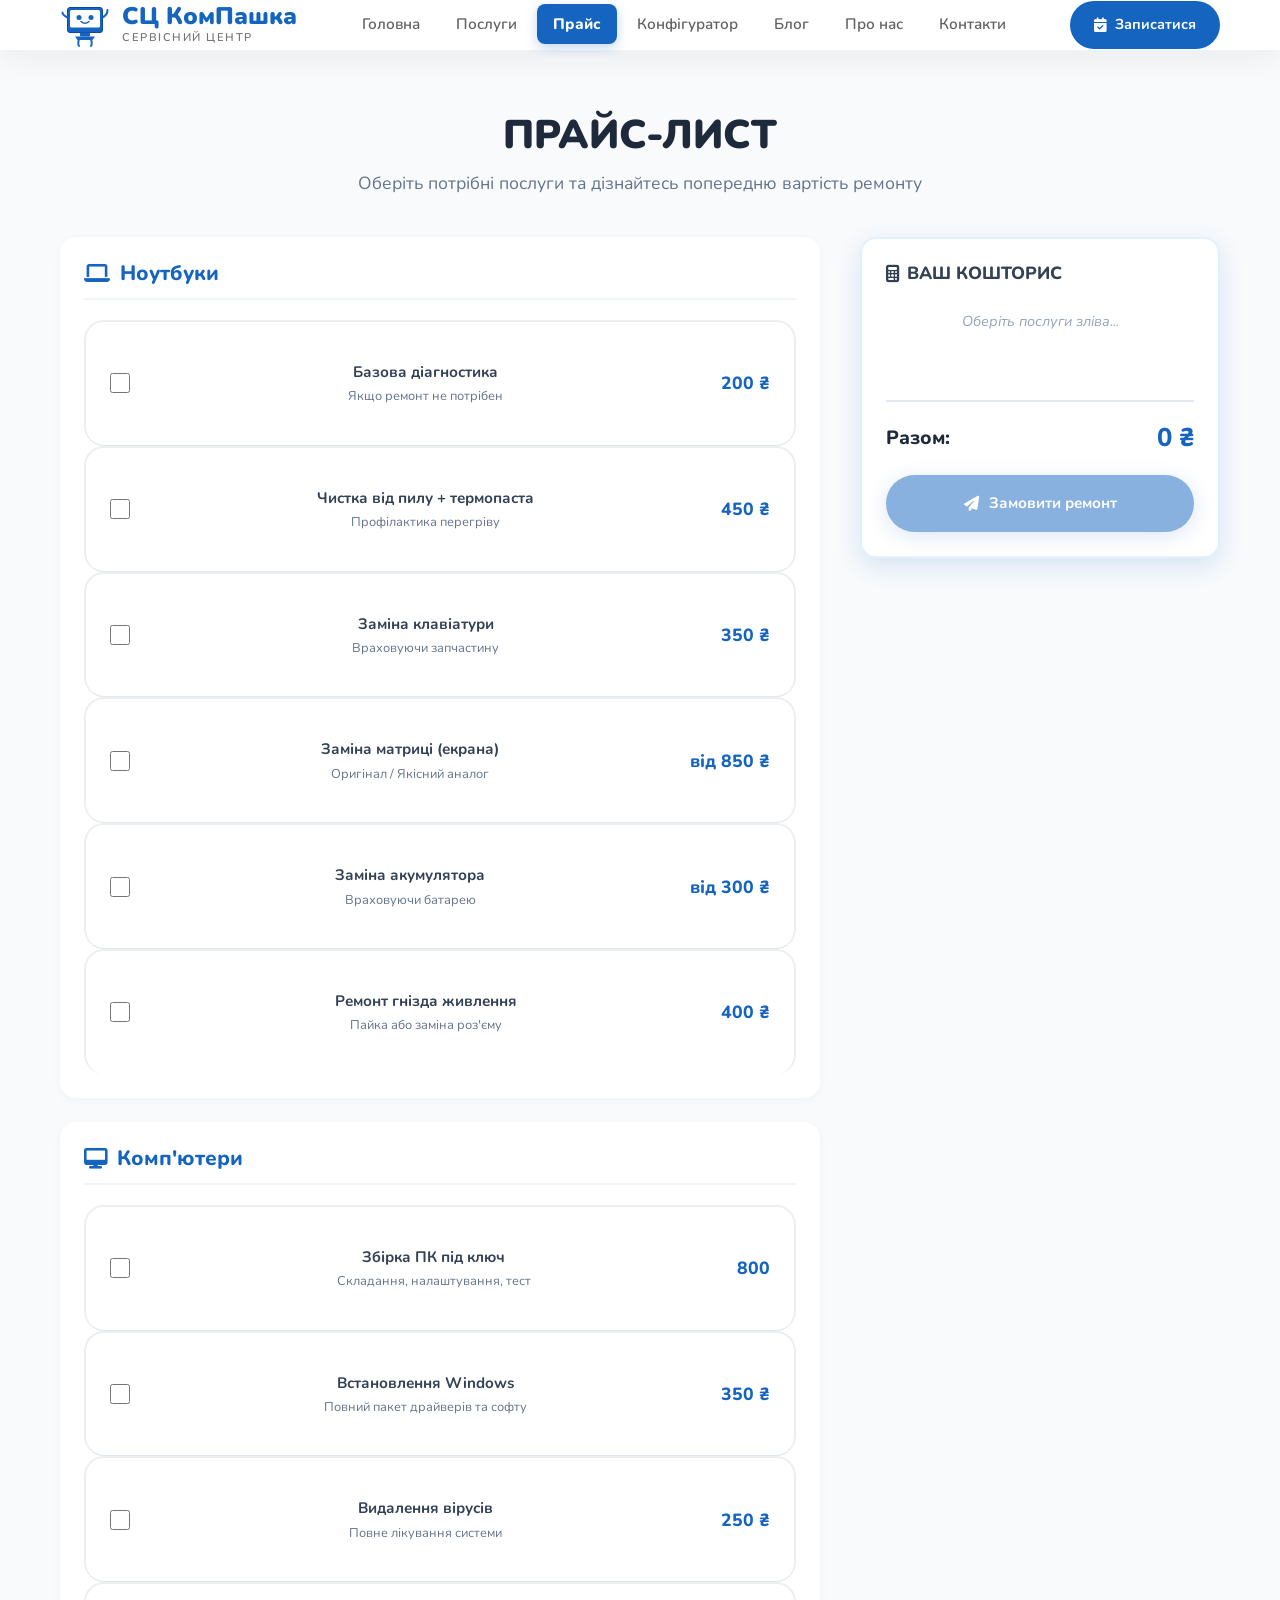
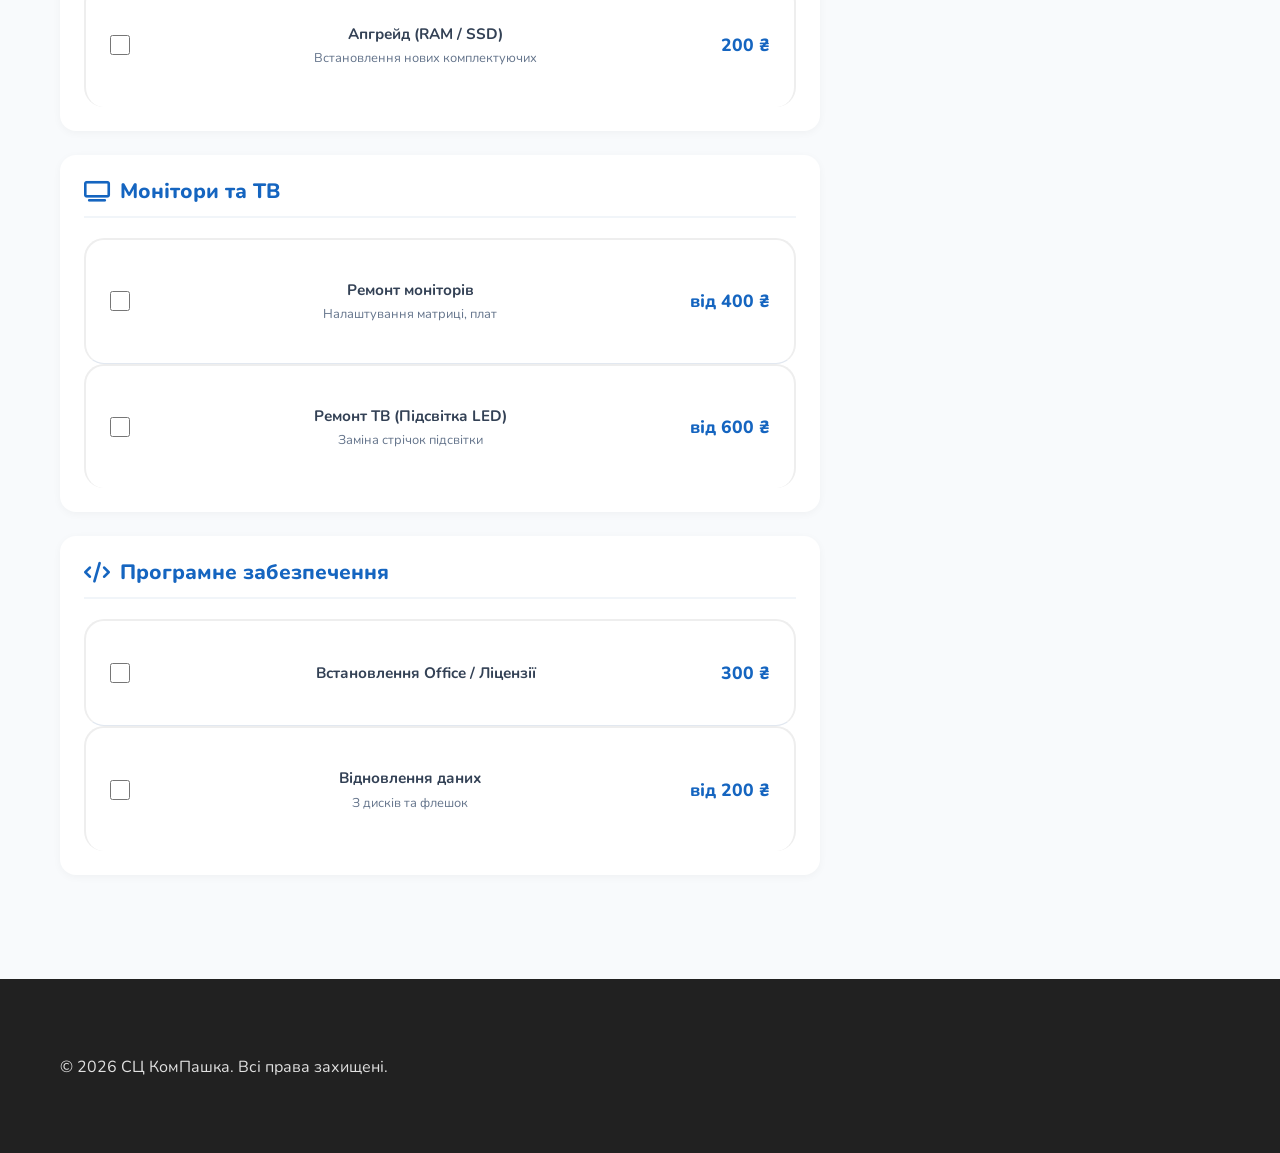
<file: prices.html>
<!DOCTYPE html>
<html lang="uk">
<head>
  <meta charset="UTF-8">
  <meta name="viewport" content="width=device-width, initial-scale=1.0">
  <title>Прайс-лист | СЦ КомПашка</title>
  <meta name="description" content="Ціни на ремонт ноутбуків та ПК. Онлайн калькулятор вартості ремонту.">
  
  <!-- 1. Base Styles -->
  <link rel="stylesheet" href="css/style.css">
  <!-- 2. Price Styles -->
  <link rel="stylesheet" href="css/prices.css">
  
  <link rel="preconnect" href="https://fonts.googleapis.com">
  <link rel="preconnect" href="https://fonts.gstatic.com" crossorigin>
  <link href="https://fonts.googleapis.com/css2?family=Nunito:wght@400;600;700;800;900&display=swap" rel="stylesheet">
  <link rel="stylesheet" href="https://cdnjs.cloudflare.com/ajax/libs/font-awesome/6.4.0/css/all.min.css">
</head>
<body>

  <!-- Header -->
  <header class="header">
    <div class="header__inner container">
      <a href="index.html" class="logo">
        <div class="logo__icon">
          <svg viewBox="0 0 100 100" xmlns="http://www.w3.org/2000/svg">
  <!-- Корпус монітора -->
  <rect x="15" y="15" width="70" height="50" rx="5" fill="#1565C0" stroke="#0D47A1" stroke-width="2"/>
  <!-- Екран -->
  <rect x="20" y="20" width="60" height="35" rx="3" fill="#FFFFFF"/>
  
  <!-- 👁️ ОЧІ (з класом для моргання) -->
  <g class="logo-eyes">
    <circle cx="38" cy="35" r="5" fill="#1565C0"/>
    <circle cx="62" cy="35" r="5" fill="#1565C0"/>
  </g>
  
  <!-- Посмішка -->
  <path d="M 42 43 Q 50 50 58 43" stroke="#1565C0" stroke-width="3" fill="none" stroke-linecap="round"/>
  
  <!-- Підставка -->
  <rect x="40" y="65" width="20" height="8" rx="2" fill="#1565C0"/>
  <path d="M 30 73 L 70 73 L 65 80 L 35 80 Z" fill="#1565C0"/>
  
  <!-- Ніжки -->
  <path d="M 38 78 Q 35 88 38 92" stroke="#1565C0" stroke-width="4" fill="none" stroke-linecap="round"/>
  <path d="M 62 78 Q 65 88 62 92" stroke="#1565C0" stroke-width="4" fill="none" stroke-linecap="round"/>
  
  <!-- Ліва рука (спокійна) -->
  <path d="M 15 35 Q 5 30 5 25" stroke="#1565C0" stroke-width="4" fill="none" stroke-linecap="round"/>
  
  <!-- Права рука (махає) -->
  <path class="logo-arm-wave" d="M 85 35 Q 95 30 95 20" stroke="#1565C0" stroke-width="4" fill="none" stroke-linecap="round"/>
</svg>
        </div>
        <div class="logo__text">
          <span class="logo__name">СЦ КомПашка</span>
          <span class="logo__sub">СЕРВІСНИЙ ЦЕНТР</span>
        </div>
      </a>

      <nav class="nav" id="nav">
        <ul class="nav__list">
          <li><a href="index.html" class="nav__link">Головна</a></li>
          <li><a href="services.html" class="nav__link">Послуги</a></li>
          <li><a href="prices.html" class="nav__link nav__link--active">Прайс</a></li>
          <li><a href="pc-builder.html" class="nav__link">Конфігуратор</a></li>
          <li><a href="blog.html" class="nav__link">Блог</a></li>
          <li><a href="about.html" class="nav__link">Про нас</a></li>
          <li><a href="contact.html" class="nav__link">Контакти</a></li>
        </ul>
      </nav>
      <a href="/uk/contact" class="header__cta"><i class="fas fa-calendar-check"></i> <span>Записатися</span></a>
      <button class="burger" id="burger" aria-label="Меню"><span></span><span></span><span></span></button>
    </div>
  </header>

  <!-- Main Content -->
  <main class="prices-page">
    <div class="container">
      
      <div class="prices-header">
        <h1 class="page-title">ПРАЙС-ЛИСТ</h1>
        <p class="page-desc">Оберіть потрібні послуги та дізнайтесь попередню вартість ремонту</p>
      </div>

      <div class="prices-layout">
        
        <!-- Left Column: Service List -->
        <div class="prices-list">
          
          <!-- Category: Laptops -->
          <div class="price-category" data-category="laptops">
            <h3 class="price-category__title"><i class="fas fa-laptop"></i> Ноутбуки</h3>
            <ul class="price-items">
              <li class="price-item" data-price="200">
                <label>
                  <span class="price-item__check"><input type="checkbox"></span>
                  <span class="price-item__info">
                    <span class="name">Базова діагностика</span>
                    <span class="sub">Якщо ремонт не потрібен</span>
                  </span>
                  <span class="price-item__cost">200 ₴</span>
                </label>
              </li>
              <li class="price-item" data-price="450">
                <label>
                  <span class="price-item__check"><input type="checkbox"></span>
                  <span class="price-item__info">
                    <span class="name">Чистка від пилу + термопаста</span>
                    <span class="sub">Профілактика перегріву</span>
                  </span>
                  <span class="price-item__cost">450 ₴</span>
                </label>
              </li>
              <li class="price-item" data-price="350">
                <label>
                  <span class="price-item__check"><input type="checkbox"></span>
                  <span class="price-item__info">
                    <span class="name">Заміна клавіатури</span>
                    <span class="sub">Враховуючи запчастину</span>
                  </span>
                  <span class="price-item__cost">350 ₴</span>
                </label>
              </li>
              <li class="price-item" data-price="850">
                <label>
                  <span class="price-item__check"><input type="checkbox"></span>
                  <span class="price-item__info">
                    <span class="name">Заміна матриці (екрана)</span>
                    <span class="sub">Оригінал / Якісний аналог</span>
                  </span>
                  <span class="price-item__cost">від 850 ₴</span>
                </label>
              </li>
              <li class="price-item" data-price="300">
                <label>
                  <span class="price-item__check"><input type="checkbox"></span>
                  <span class="price-item__info">
                    <span class="name">Заміна акумулятора</span>
                    <span class="sub">Враховуючи батарею</span>
                  </span>
                  <span class="price-item__cost">від 300 ₴</span>
                </label>
              </li>
              <li class="price-item" data-price="400">
                <label>
                  <span class="price-item__check"><input type="checkbox"></span>
                  <span class="price-item__info">
                    <span class="name">Ремонт гнізда живлення</span>
                    <span class="sub">Пайка або заміна роз'єму</span>
                  </span>
                  <span class="price-item__cost">400 ₴</span>
                </label>
              </li>
            </ul>
          </div>

          <!-- Category: Desktops -->
          <div class="price-category" data-category="desktops">
            <h3 class="price-category__title"><i class="fas fa-desktop"></i> Комп'ютери</h3>
            <ul class="price-items">
              <li class="price-item" data-price="800">
                <label>
                  <span class="price-item__check"><input type="checkbox"></span>
                  <span class="price-item__info">
                    <span class="name">Збірка ПК під ключ</span>
                    <span class="sub">Складання, налаштування, тест</span>
                  </span>
                  <span class="price-item__cost">800 </span>
                </label>
              </li>
              <li class="price-item" data-price="350">
                <label>
                  <span class="price-item__check"><input type="checkbox"></span>
                  <span class="price-item__info">
                    <span class="name">Встановлення Windows</span>
                    <span class="sub">Повний пакет драйверів та софту</span>
                  </span>
                  <span class="price-item__cost">350 ₴</span>
                </label>
              </li>
              <li class="price-item" data-price="250">
                <label>
                  <span class="price-item__check"><input type="checkbox"></span>
                  <span class="price-item__info">
                    <span class="name">Видалення вірусів</span>
                    <span class="sub">Повне лікування системи</span>
                  </span>
                  <span class="price-item__cost">250 ₴</span>
                </label>
              </li>
              <li class="price-item" data-price="200">
                <label>
                  <span class="price-item__check"><input type="checkbox"></span>
                  <span class="price-item__info">
                    <span class="name">Апгрейд (RAM / SSD)</span>
                    <span class="sub">Встановлення нових комплектуючих</span>
                  </span>
                  <span class="price-item__cost">200 ₴</span>
                </label>
              </li>
            </ul>
          </div>

          <!-- Category: Monitors & TV -->
          <div class="price-category" data-category="monitors">
            <h3 class="price-category__title"><i class="fas fa-tv"></i> Монітори та ТВ</h3>
            <ul class="price-items">
              <li class="price-item" data-price="400">
                <label>
                  <span class="price-item__check"><input type="checkbox"></span>
                  <span class="price-item__info">
                    <span class="name">Ремонт моніторів</span>
                    <span class="sub">Налаштування матриці, плат</span>
                  </span>
                  <span class="price-item__cost">від 400 ₴</span>
                </label>
              </li>
              <li class="price-item" data-price="600">
                <label>
                  <span class="price-item__check"><input type="checkbox"></span>
                  <span class="price-item__info">
                    <span class="name">Ремонт ТВ (Підсвітка LED)</span>
                    <span class="sub">Заміна стрічок підсвітки</span>
                  </span>
                  <span class="price-item__cost">від 600 ₴</span>
                </label>
              </li>
            </ul>
          </div>

          <!-- Category: Software -->
          <div class="price-category" data-category="software">
            <h3 class="price-category__title"><i class="fas fa-code"></i> Програмне забезпечення</h3>
            <ul class="price-items">
              <li class="price-item" data-price="300">
                <label>
                  <span class="price-item__check"><input type="checkbox"></span>
                  <span class="price-item__info">
                    <span class="name">Встановлення Office / Ліцензії</span>
                  </span>
                  <span class="price-item__cost">300 ₴</span>
                </label>
              </li>
              <li class="price-item" data-price="200">
                <label>
                  <span class="price-item__check"><input type="checkbox"></span>
                  <span class="price-item__info">
                    <span class="name">Відновлення даних</span>
                    <span class="sub">З дисків та флешок</span>
                  </span>
                  <span class="price-item__cost">від 200 ₴</span>
                </label>
              </li>
            </ul>
          </div>

        </div>

        <!-- Right Column: Calculator -->
        <aside class="price-calc-sidebar">
          <div class="calc-box">
            <h4 class="calc-title"><i class="fas fa-calculator"></i> ВАШ КОШТОРИС</h4>
            <div class="calc-list" id="calcList">
              <p class="calc-empty">Оберіть послуги зліва...</p>
            </div>
            <div class="calc-footer">
              <div class="calc-total">
                <span>Разом:</span>
                <span class="calc-total__value" id="calcTotal">0 ₴</span>
              </div>
              <a href="/uk/contact" class="btn btn--primary btn--full" id="sendCalcBtn">
                <i class="fas fa-paper-plane"></i> Замовити ремонт
              </a>
            </div>
          </div>
        </aside>

      </div>
    </div>
  </main>

  <!-- Footer -->
  <footer class="footer">
    <div class="container footer__inner">
      <div class="footer__col footer__col--logo">
        <p class="footer__desc">&copy; 2026 СЦ КомПашка. Всі права захищені.</p>
      </div>
    </div>
  </footer>

  <!-- Scripts -->
  <script src="js/prices.js"></script>
  <script src="js/main.js"></script>
</body>
</html>
</file>
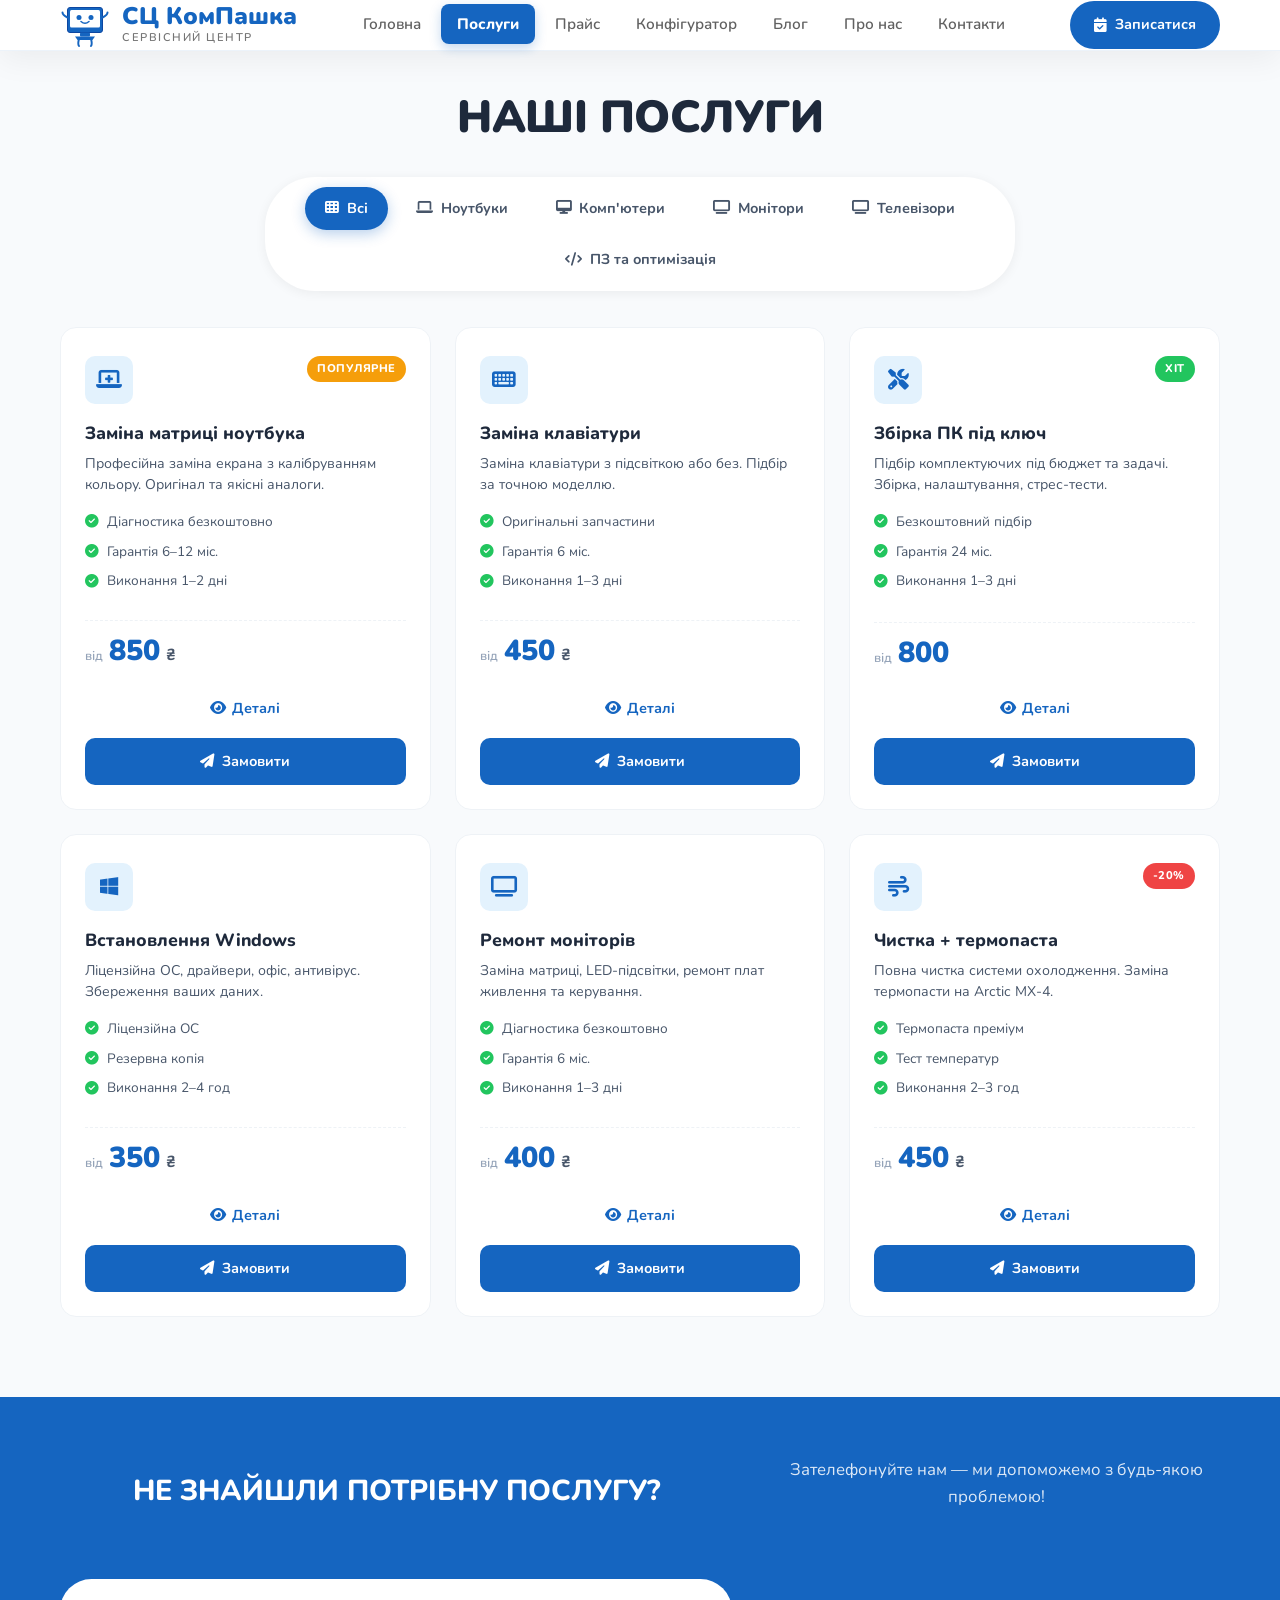
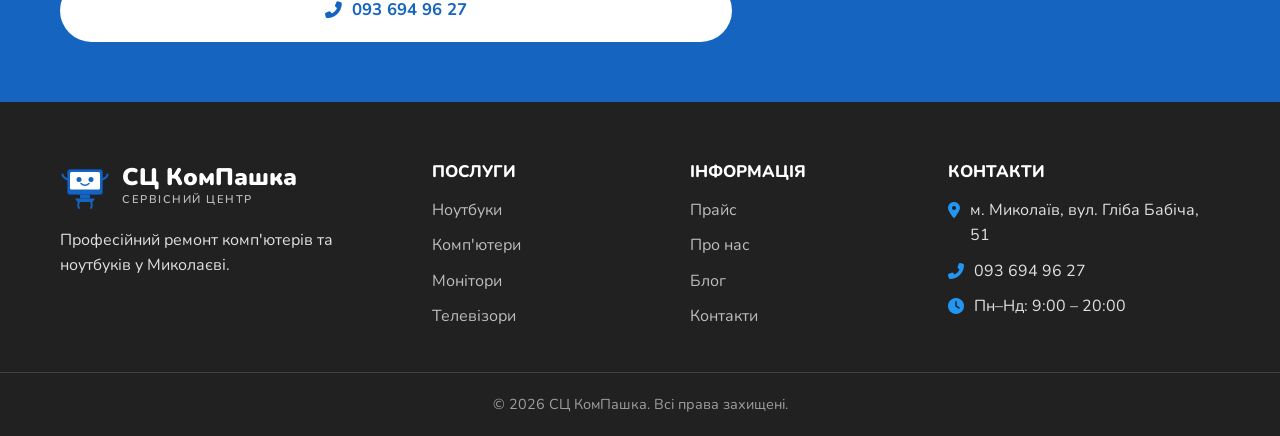
<file: services.html>
<!DOCTYPE html>
<html lang="uk">
<head>
  <meta charset="UTF-8">
  <meta name="viewport" content="width=device-width, initial-scale=1.0">
  <title>Послуги | СЦ КомПашка — Ремонт комп'ютерів та ноутбуків</title>
  <meta name="description" content="Повний каталог послуг сервісного центру. Ремонт ноутбуків, ПК, моніторів. Ціни від 200 ₴. Гарантія.">
  
  <!-- 1. Базові стилі -->
  <link rel="stylesheet" href="css/style.css">
  <!-- 2. Стилі сторінки послуг -->
  <link rel="stylesheet" href="css/services.css">
  
  <link rel="preconnect" href="https://fonts.googleapis.com">
  <link rel="preconnect" href="https://fonts.gstatic.com" crossorigin>
  <link href="https://fonts.googleapis.com/css2?family=Nunito:wght@400;600;700;800;900&display=swap" rel="stylesheet">
  <link rel="stylesheet" href="https://cdnjs.cloudflare.com/ajax/libs/font-awesome/6.4.0/css/all.min.css">
</head>
<body>

  <!-- Header -->
  <header class="header">
    <div class="header__inner container">
      <a href="index.html" class="logo">

        <svg class="logo__icon" viewBox="0 0 100 100" xmlns="http://www.w3.org/2000/svg">
          <rect x="15" y="15" width="70" height="50" rx="5" fill="#1565C0" stroke="#0D47A1" stroke-width="2"/>
          <rect x="20" y="20" width="60" height="35" rx="3" fill="#FFFFFF"/>
          <circle cx="38" cy="35" r="5" fill="#1565C0"/><circle cx="62" cy="35" r="5" fill="#1565C0"/>
          <path d="M 42 43 Q 50 50 58 43" stroke="#1565C0" stroke-width="3" fill="none" stroke-linecap="round"/>
          <rect x="40" y="65" width="20" height="8" rx="2" fill="#1565C0"/>
          <path d="M 30 73 L 70 73 L 65 80 L 35 80 Z" fill="#1565C0"/>
          <path d="M 15 35 Q 5 30 5 25" stroke="#1565C0" stroke-width="4" fill="none" stroke-linecap="round"/>
          <path d="M 85 35 Q 95 30 95 25" stroke="#1565C0" stroke-width="4" fill="none" stroke-linecap="round"/>
          <path d="M 38 78 Q 35 88 38 92" stroke="#1565C0" stroke-width="4" fill="none" stroke-linecap="round"/>
          <path d="M 62 78 Q 65 88 62 92" stroke="#1565C0" stroke-width="4" fill="none" stroke-linecap="round"/>
        </svg>
        
        <div class="logo__text">
          <span class="logo__name">СЦ КомПашка</span>
          <span class="logo__sub">СЕРВІСНИЙ ЦЕНТР</span>
        </div>
      </a>

      <nav class="nav" id="nav">
        <ul class="nav__list">
          <li><a href="index.html" class="nav__link">Головна</a></li>
          <li><a href="services.html" class="nav__link nav__link--active">Послуги</a></li>
          <li><a href="prices.html" class="nav__link">Прайс</a></li>
          <li><a href="pc-builder.html" class="nav__link">Конфігуратор</a></li>
          <li><a href="blog.html" class="nav__link">Блог</a></li>
          <li><a href="about.html" class="nav__link">Про нас</a></li>
          <li><a href="contact.html" class="nav__link">Контакти</a></li>
        </ul>
      </nav>

      <a href="/uk/contact" class="header__cta">
        <i class="fas fa-calendar-check"></i> <span>Записатися</span>
      </a>

      <button class="burger" id="burger" aria-label="Меню">
        <span></span><span></span><span></span>
      </button>
    </div>
  </header>

  <!-- 📦 Page Content -->
  <main class="svc-page">
    <div class="container">
      
      <!-- Заголовок -->
      <div class="svc-page-header">
        <h1 class="svc-page-title">НАШІ ПОСЛУГИ</h1>
      </div>

      <!-- Фільтри -->
      <div class="svc-tabs" id="svcFilters">
        <button class="svc-tab svc-tab--active" data-filter="all">
          <i class="fas fa-th"></i> Всі
        </button>
        <button class="svc-tab" data-filter="laptops">
          <i class="fas fa-laptop"></i> Ноутбуки
        </button>
        <button class="svc-tab" data-filter="desktops">
          <i class="fas fa-desktop"></i> Комп'ютери
        </button>
        <button class="svc-tab" data-filter="monitors">
          <i class="fas fa-tv"></i> Монітори
        </button>
        <button class="svc-tab" data-filter="tvs">
          <i class="fas fa-tv"></i> Телевізори
        </button>
        <button class="svc-tab" data-filter="software">
          <i class="fas fa-code"></i> ПЗ та оптимізація
        </button>
      </div>

      <!-- Сітка карток -->
      <div class="svc-grid" id="svcGrid">
        
        <!-- Card 1 -->
        <article class="svc-card" data-category="laptops">
          <div class="svc-card__header">
            <div class="svc-card__icon-wrap">
              <i class="fas fa-laptop-medical"></i>
            </div>
            <span class="svc-card__badge svc-card__badge--hot">ПОПУЛЯРНЕ</span>
          </div>
          <h3 class="svc-card__title">Заміна матриці ноутбука</h3>
          <p class="svc-card__desc">Професійна заміна екрана з калібруванням кольору. Оригінал та якісні аналоги.</p>
          <ul class="svc-card__features">
            <li><i class="fas fa-check-circle"></i> Діагностика безкоштовно</li>
            <li><i class="fas fa-check-circle"></i> Гарантія 6–12 міс.</li>
            <li><i class="fas fa-check-circle"></i> Виконання 1–2 дні</li>
          </ul>
          <div class="svc-card__price">
            <span class="svc-card__price-prefix">від</span>
            <span class="svc-card__price-value" data-target="850">0</span>
            <span class="svc-card__price-suffix">₴</span>
          </div>
          <div class="svc-card__actions">
            <button class="svc-card__link svc-card__link--details" aria-label="Деталі">
              <i class="fas fa-eye"></i> Деталі
            </button>
            <a href="/uk/contact" class="svc-card__btn svc-card__btn--order">
              <i class="fas fa-paper-plane"></i> Замовити
            </a>
          </div>
        </article>

        <!-- Card 2 -->
        <article class="svc-card" data-category="laptops">
          <div class="svc-card__header">
            <div class="svc-card__icon-wrap">
              <i class="fas fa-keyboard"></i>
            </div>
          </div>
          <h3 class="svc-card__title">Заміна клавіатури</h3>
          <p class="svc-card__desc">Заміна клавіатури з підсвіткою або без. Підбір за точною моделлю.</p>
          <ul class="svc-card__features">
            <li><i class="fas fa-check-circle"></i> Оригінальні запчастини</li>
            <li><i class="fas fa-check-circle"></i> Гарантія 6 міс.</li>
            <li><i class="fas fa-check-circle"></i> Виконання 1–3 дні</li>
          </ul>
          <div class="svc-card__price">
            <span class="svc-card__price-prefix">від</span>
            <span class="svc-card__price-value" data-target="450">0</span>
            <span class="svc-card__price-suffix">₴</span>
          </div>
          <div class="svc-card__actions">
            <button class="svc-card__link svc-card__link--details"><i class="fas fa-eye"></i> Деталі</button>
            <a href="/uk/contact" class="svc-card__btn svc-card__btn--order"><i class="fas fa-paper-plane"></i> Замовити</a>
          </div>
        </article>

        <!-- Card 3 -->
        <article class="svc-card" data-category="desktops">
          <div class="svc-card__header">
            <div class="svc-card__icon-wrap">
              <i class="fas fa-tools"></i>
            </div>
            <span class="svc-card__badge svc-card__badge--hit">ХІТ</span>
          </div>
          <h3 class="svc-card__title">Збірка ПК під ключ</h3>
          <p class="svc-card__desc">Підбір комплектуючих під бюджет та задачі. Збірка, налаштування, стрес-тести.</p>
          <ul class="svc-card__features">
            <li><i class="fas fa-check-circle"></i> Безкоштовний підбір</li>
            <li><i class="fas fa-check-circle"></i> Гарантія 24 міс.</li>
            <li><i class="fas fa-check-circle"></i> Виконання 1–3 дні</li>
          </ul>
          <div class="svc-card__price">
            <span class="svc-card__price-prefix">від</span>
            <span class="svc-card__price-value" data-target="800">0</span>
            <span class="svc-card__price-suffix"></span>
          </div>
          <div class="svc-card__actions">
            <button class="svc-card__link svc-card__link--details"><i class="fas fa-eye"></i> Деталі</button>
            <a href="/uk/contact" class="svc-card__btn svc-card__btn--order"><i class="fas fa-paper-plane"></i> Замовити</a>
          </div>
        </article>

        <!-- Card 4 -->
        <article class="svc-card" data-category="software">
          <div class="svc-card__header">
            <div class="svc-card__icon-wrap">
              <i class="fab fa-windows"></i>
            </div>
          </div>
          <h3 class="svc-card__title">Встановлення Windows</h3>
          <p class="svc-card__desc">Ліцензійна ОС, драйвери, офіс, антивірус. Збереження ваших даних.</p>
          <ul class="svc-card__features">
            <li><i class="fas fa-check-circle"></i> Ліцензійна ОС</li>
            <li><i class="fas fa-check-circle"></i> Резервна копія</li>
            <li><i class="fas fa-check-circle"></i> Виконання 2–4 год</li>
          </ul>
          <div class="svc-card__price">
            <span class="svc-card__price-prefix">від</span>
            <span class="svc-card__price-value" data-target="350">0</span>
            <span class="svc-card__price-suffix">₴</span>
          </div>
          <div class="svc-card__actions">
            <button class="svc-card__link svc-card__link--details"><i class="fas fa-eye"></i> Деталі</button>
            <a href="/uk/contact" class="svc-card__btn svc-card__btn--order"><i class="fas fa-paper-plane"></i> Замовити</a>
          </div>
        </article>

        <!-- Card 5 -->
        <article class="svc-card" data-category="monitors">
          <div class="svc-card__header">
            <div class="svc-card__icon-wrap">
              <i class="fas fa-tv"></i>
            </div>
          </div>
          <h3 class="svc-card__title">Ремонт моніторів</h3>
          <p class="svc-card__desc">Заміна матриці, LED-підсвітки, ремонт плат живлення та керування.</p>
          <ul class="svc-card__features">
            <li><i class="fas fa-check-circle"></i> Діагностика безкоштовно</li>
            <li><i class="fas fa-check-circle"></i> Гарантія 6 міс.</li>
            <li><i class="fas fa-check-circle"></i> Виконання 1–3 дні</li>
          </ul>
          <div class="svc-card__price">
            <span class="svc-card__price-prefix">від</span>
            <span class="svc-card__price-value" data-target="400">0</span>
            <span class="svc-card__price-suffix">₴</span>
          </div>
          <div class="svc-card__actions">
            <button class="svc-card__link svc-card__link--details"><i class="fas fa-eye"></i> Деталі</button>
            <a href="/uk/contact" class="svc-card__btn svc-card__btn--order"><i class="fas fa-paper-plane"></i> Замовити</a>
          </div>
        </article>

        <!-- Card 6 -->
        <article class="svc-card" data-category="laptops">
          <div class="svc-card__header">
            <div class="svc-card__icon-wrap">
              <i class="fas fa-wind"></i>
            </div>
            <span class="svc-card__badge svc-card__badge--sale">-20%</span>
          </div>
          <h3 class="svc-card__title">Чистка + термопаста</h3>
          <p class="svc-card__desc">Повна чистка системи охолодження. Заміна термопасти на Arctic MX-4.</p>
          <ul class="svc-card__features">
            <li><i class="fas fa-check-circle"></i> Термопаста преміум</li>
            <li><i class="fas fa-check-circle"></i> Тест температур</li>
            <li><i class="fas fa-check-circle"></i> Виконання 2–3 год</li>
          </ul>
          <div class="svc-card__price">
            <span class="svc-card__price-prefix">від</span>
            <span class="svc-card__price-value" data-target="450">0</span>
            <span class="svc-card__price-suffix">₴</span>
          </div>
          <div class="svc-card__actions">
            <button class="svc-card__link svc-card__link--details"><i class="fas fa-eye"></i> Деталі</button>
            <a href="/uk/contact" class="svc-card__btn svc-card__btn--order"><i class="fas fa-paper-plane"></i> Замовити</a>
          </div>
        </article>

      </div>

      <!-- Load More -->
      <div class="svc-load-more" id="svcLoadMoreWrap" style="display:none;">
        <button class="btn btn--outline" id="svcLoadMore">
          <i class="fas fa-plus"></i> Показати ще
        </button>
      </div>

    </div>
  </main>

  <!-- CTA -->
  <section class="cta cta--blue">
    <div class="container cta__inner">
      <h2 class="cta__title">НЕ ЗНАЙШЛИ ПОТРІБНУ ПОСЛУГУ?</h2>
      <p class="cta__text">Зателефонуйте нам — ми допоможемо з будь-якою проблемою!</p>
      <a href="tel:+380936949627" class="btn btn--white btn--large">
        <i class="fas fa-phone-alt"></i> 093 694 96 27
      </a>
    </div>
  </section>

  <!-- Footer -->
  <footer class="footer">
    <div class="container footer__inner">
      <div class="footer__col footer__col--logo">
        <a href="/uk" class="logo">
          <div class="logo__icon">
            <svg viewBox="0 0 100 100" xmlns="http://www.w3.org/2000/svg">
              <rect x="15" y="15" width="70" height="50" rx="5" fill="#1565C0" stroke="#0D47A1" stroke-width="2"/>
              <rect x="20" y="20" width="60" height="35" rx="3" fill="#FFFFFF"/>
              <circle cx="38" cy="35" r="5" fill="#1565C0"/><circle cx="62" cy="35" r="5" fill="#1565C0"/>
              <path d="M 42 43 Q 50 50 58 43" stroke="#1565C0" stroke-width="3" fill="none" stroke-linecap="round"/>
              <rect x="40" y="65" width="20" height="8" rx="2" fill="#1565C0"/>
              <path d="M 30 73 L 70 73 L 65 80 L 35 80 Z" fill="#1565C0"/>
              <path d="M 15 35 Q 5 30 5 25" stroke="#1565C0" stroke-width="4" fill="none" stroke-linecap="round"/>
              <path d="M 85 35 Q 95 30 95 25" stroke="#1565C0" stroke-width="4" fill="none" stroke-linecap="round"/>
              <path d="M 38 78 Q 35 88 38 92" stroke="#1565C0" stroke-width="4" fill="none" stroke-linecap="round"/>
              <path d="M 62 78 Q 65 88 62 92" stroke="#1565C0" stroke-width="4" fill="none" stroke-linecap="round"/>
            </svg>
          </div>
          <div class="logo__text">
            <span class="logo__name">СЦ КомПашка</span>
            <span class="logo__sub">СЕРВІСНИЙ ЦЕНТР</span>
          </div>
        </a>
        <p class="footer__desc">Професійний ремонт комп'ютерів та ноутбуків у Миколаєві.</p>
      </div>
      <div class="footer__col">
        <h4>ПОСЛУГИ</h4>
        <ul>
          <li><a href="/uk/services/laptops">Ноутбуки</a></li>
          <li><a href="/uk/services/desktops">Комп'ютери</a></li>
          <li><a href="/uk/services/monitors">Монітори</a></li>
          <li><a href="/uk/services/tvs">Телевізори</a></li>
        </ul>
      </div>
      <div class="footer__col">
        <h4>ІНФОРМАЦІЯ</h4>
        <ul>
          <li><a href="/uk/prices">Прайс</a></li>
          <li><a href="/uk/about">Про нас</a></li>
          <li><a href="/uk/blog">Блог</a></li>
          <li><a href="/uk/contact">Контакти</a></li>
        </ul>
      </div>
      <div class="footer__col">
        <h4>КОНТАКТИ</h4>
        <address class="footer__address">
          <p><i class="fas fa-map-marker-alt"></i> м. Миколаїв, вул. Гліба Бабіча, 51</p>
          <p><i class="fas fa-phone-alt"></i> <a href="tel:+380936949627">093 694 96 27</a></p>
          <p><i class="fas fa-clock"></i> Пн–Нд: 9:00 – 20:00</p>
        </address>
      </div>
    </div>
    <div class="footer__bottom"><div class="container"><p>&copy; 2026 СЦ КомПашка. Всі права захищені.</p></div></div>
  </footer>

  <script src="js/services.js"></script>
</body>
</html>
</file>
<file: css/style.css>
/* =========================================
   СЦ КомПашка — Глобальні стилі (style.css)
   ========================================= */

/* ===== CSS VARIABLES ===== */
:root {
  --blue-dark: #0D47A1;
  --blue-primary: #1565C0;
  --blue-medium: #1976D2;
  --blue-light: #2196F3;
  --blue-lighter: #64B5F6;
  --blue-pale: #E3F2FD;
  --blue-bg: #F5F9FF;
  
  --white: #FFFFFF;
  --gray-50: #FAFAFA;
  --gray-100: #F5F5F5;
  --gray-200: #EEEEEE;
  --gray-300: #E0E0E0;
  --gray-400: #BDBDBD;
  --gray-500: #9E9E9E;
  --gray-600: #757575;
  --gray-700: #616161;
  --gray-800: #424242;
  --gray-900: #212121;
  
  --text-primary: var(--gray-900);
  --text-secondary: var(--gray-600);
  --text-muted: var(--gray-500);
  
  --success: #4CAF50;
  --warning: #FF9800;
  --error: #F44336;
  
  --shadow-sm: 0 1px 3px rgba(0,0,0,0.08);
  --shadow-md: 0 4px 12px rgba(0,0,0,0.1);
  --shadow-lg: 0 8px 30px rgba(0,0,0,0.12);
  --shadow-xl: 0 12px 50px rgba(0,0,0,0.15);
  --shadow-blue: 0 4px 20px rgba(21, 101, 192, 0.3);
  --shadow-glass: 0 8px 32px rgba(0, 0, 0, 0.06);
  
  --radius-sm: 8px;
  --radius-md: 12px;
  --radius-lg: 20px;
  --radius-xl: 30px;
  --container: 1200px;
  --transition: all 0.3s cubic-bezier(0.4, 0, 0.2, 1);
}

/* ===== RESET & BASE ===== */
*, *::before, *::after { box-sizing: border-box; margin: 0; padding: 0; }
html { scroll-behavior: smooth; }
body {
  font-family: 'Nunito', 'Roboto', -apple-system, BlinkMacSystemFont, sans-serif;
  font-size: 16px; line-height: 1.6; color: var(--text-primary);
  background: var(--white); -webkit-font-smoothing: antialiased; overflow-x: hidden;
}
h1, h2, h3, h4, h5, h6 { font-weight: 800; line-height: 1.2; }
img { max-width: 100%; display: block; }
a { text-decoration: none; color: inherit; transition: var(--transition); }
ul { list-style: none; }
button { font: inherit; cursor: pointer; border: none; background: none; }
address { font-style: normal; }

/* ===== UTILITIES ===== */
.container { width: 100%; max-width: var(--container); margin: 0 auto; padding: 0 20px; }

/* ===== BUTTONS ===== */
.btn {
  display: inline-flex; align-items: center; justify-content: center; gap: 10px;
  padding: 14px 32px; border-radius: 50px; font-weight: 700; font-size: 0.95rem;
  transition: var(--transition); cursor: pointer; border: 2px solid transparent;
}
.btn--primary { background: var(--blue-primary); color: var(--white); box-shadow: var(--shadow-blue); }
.btn--primary:hover { background: var(--blue-dark); transform: translateY(-2px); box-shadow: 0 6px 25px rgba(21, 101, 192, 0.4); }
.btn--secondary { background: var(--white); color: var(--blue-primary); border-color: var(--blue-primary); }
.btn--secondary:hover { background: var(--blue-primary); color: var(--white); transform: translateY(-2px); }
.btn--outline { background: transparent; border: 2px solid var(--blue-primary); color: var(--blue-primary); }
.btn--outline:hover { background: var(--blue-primary); color: var(--white); transform: translateY(-2px); }
.btn--large { padding: 18px 40px; font-size: 1.05rem; }
.btn--full { width: 100%; }

/* ===== HEADER (GLASSMORPHISM) ===== */
.header {
  position: sticky; top: 0; z-index: 1000;
  background: rgba(255, 255, 255, 0.85);
  backdrop-filter: blur(16px);
  -webkit-backdrop-filter: blur(16px);
  border-bottom: 1px solid rgba(21, 101, 192, 0.08);
  box-shadow: var(--shadow-glass);
  transition: var(--transition);
}
.header__top {
  background: rgba(13, 71, 161, 0.9);
  backdrop-filter: blur(10px);
  color: var(--white); padding: 10px 0; font-size: 0.85rem;
}
.header__top-inner { display: flex; justify-content: space-between; align-items: center; }
.header__contact { display: flex; align-items: center; gap: 16px; }
.header__phone { display: flex; align-items: center; gap: 8px; font-weight: 700; color: var(--white); }
.header__phone:hover { color: var(--blue-lighter); }
.header__divider { color: var(--blue-lighter); }
.header__location { display: flex; align-items: center; gap: 6px; color: var(--blue-pale); }
.header__schedule { display: flex; align-items: center; gap: 8px; color: var(--blue-pale); }

.header__main { padding: 16px 0; }
.header__inner { display: flex; align-items: center; justify-content: space-between; gap: 20px; }

/* ===== LOGO ===== */
.logo { display: flex; align-items: center; gap: 12px; text-decoration: none; }
.logo__icon { width: 50px; height: 50px; transition: transform 0.4s cubic-bezier(0.34, 1.56, 0.64, 1); animation: logo-breathe 3s ease-in-out infinite; }
.logo:hover .logo__icon { transform: scale(1.12) rotate(-6deg); animation: none; filter: drop-shadow(0 6px 14px rgba(21, 101, 192, 0.45)); }
.logo__icon svg { width: 100%; height: 100%; }
.logo__text { display: flex; flex-direction: column; transition: transform 0.3s ease; }
.logo:hover .logo__text { transform: translateX(4px); }
.logo__name { font-size: 1.5rem; font-weight: 900; color: var(--blue-primary); line-height: 1.1; }
.logo__sub { font-size: 0.7rem; font-weight: 600; color: var(--gray-600); letter-spacing: 1.5px; }

/* Logo Animations */
@keyframes logo-breathe { 0%, 100% { filter: drop-shadow(0 0 2px rgba(21, 101, 192, 0.3)); } 50% { filter: drop-shadow(0 0 8px rgba(21, 101, 192, 0.65)); } }
@keyframes blink { 0%, 93%, 100% { transform: scaleY(1); } 96% { transform: scaleY(0.1); } }
.logo-eyes { transform-origin: 50px 35px; animation: blink 4.5s infinite ease-in-out; }
@keyframes logo-wave { 0%, 100% { transform: rotate(0deg); } 20% { transform: rotate(18deg); } 40% { transform: rotate(-6deg); } 60% { transform: rotate(12deg); } 80% { transform: rotate(-3deg); } }
.logo-arm-wave { transform-origin: 85px 35px; animation: logo-wave 2.8s ease-in-out infinite; }

/* ===== NAVIGATION ===== */
.nav__list { display: flex; align-items: center; gap: 4px; }
.nav__link { font-weight: 600; font-size: 0.95rem; color: var(--gray-700); padding: 10px 16px; border-radius: var(--radius-sm); transition: var(--transition); }
.nav__link:hover { color: var(--blue-primary); background: var(--blue-pale); }

/* ✅ ACTIVE PAGE STYLES */
.nav__link--active {
  color: var(--white); background: var(--blue-primary); font-weight: 800;
  box-shadow: 0 4px 12px rgba(21, 101, 192, 0.25); pointer-events: none;
}
.nav__link--active:hover { background: var(--blue-dark); color: var(--white); }

.header__cta {
  display: flex; align-items: center; gap: 8px; background: var(--blue-primary); color: var(--white);
  padding: 12px 24px; border-radius: 50px; font-weight: 700; font-size: 0.9rem;
  transition: var(--transition); white-space: nowrap;
}
.header__cta:hover { background: var(--blue-dark); transform: translateY(-2px); box-shadow: var(--shadow-blue); }
.burger { display: none; flex-direction: column; gap: 5px; padding: 5px; }
.burger span { width: 28px; height: 3px; background: var(--blue-primary); border-radius: 3px; transition: var(--transition); }

/* ===== HERO (NEW) ===== */
.hero {
  position: relative; padding: 100px 0 80px;
  background: linear-gradient(135deg, var(--blue-bg) 0%, #fff 50%, var(--white) 100%);
  overflow: hidden; min-height: 100vh; display: flex; align-items: center;
}
.hero__orb { position: absolute; border-radius: 50%; filter: blur(80px); opacity: 0.15; animation: orbFloat 8s ease-in-out infinite; }
.hero__orb--1 { width: 400px; height: 400px; background: var(--blue-primary); top: -100px; right: -50px; }
.hero__orb--2 { width: 300px; height: 300px; background: var(--blue-light); bottom: -50px; left: -50px; animation-delay: -3s; }
@keyframes orbFloat { 0%, 100% { transform: translate(0, 0) scale(1); } 33% { transform: translate(30px, -30px) scale(1.1); } 66% { transform: translate(-20px, 20px) scale(0.9); } }
.hero__grid-pattern { position: absolute; inset: 0; background-image: linear-gradient(rgba(21, 101, 192, 0.03) 1px, transparent 1px), linear-gradient(90deg, rgba(21, 101, 192, 0.03) 1px, transparent 1px); background-size: 60px 60px; pointer-events: none; }

.hero__inner { display: grid; grid-template-columns: 1.2fr 1fr; gap: 60px; align-items: center; position: relative; z-index: 2; }

.hero__trust-badge { display: inline-flex; align-items: center; gap: 10px; background: var(--white); border: 2px solid var(--blue-primary); border-radius: 50px; padding: 8px 20px 8px 8px; margin-bottom: 24px; position: relative; overflow: hidden; }
.hero__trust-badge__icon { width: 32px; height: 32px; background: var(--blue-primary); color: var(--white); border-radius: 50%; display: flex; align-items: center; justify-content: center; font-size: 0.9rem; }
.hero__trust-badge__text strong { color: var(--blue-primary); }
.hero__trust-badge__pulse { position: absolute; top: 50%; left: 24px; transform: translateY(-50%); width: 32px; height: 32px; border-radius: 50%; background: var(--blue-primary); animation: badgePulse 2s ease-in-out infinite; z-index: -1; }
@keyframes badgePulse { 0%, 100% { transform: translateY(-50%) scale(1); opacity: 0.5; } 50% { transform: translateY(-50%) scale(1.5); opacity: 0; } }

.hero__title { font-size: clamp(2.5rem, 5vw, 4rem); font-weight: 900; line-height: 1.1; margin-bottom: 16px; }
.hero__title__line { display: block; color: var(--gray-900); }
.hero__title__line--blue { background: linear-gradient(90deg, var(--blue-primary), var(--blue-light), var(--blue-primary)); background-size: 200% auto; -webkit-background-clip: text; -webkit-text-fill-color: transparent; background-clip: text; animation: gradientShift 3s linear infinite; }
@keyframes gradientShift { 0% { background-position: 0% center; } 100% { background-position: 200% center; } }

.hero__subtitle { font-size: 1.2rem; color: var(--gray-600); font-weight: 600; margin-bottom: 32px; letter-spacing: 2px; }

.hero__features { display: grid; grid-template-columns: 1fr 1fr; gap: 16px; margin-bottom: 32px; }
.hero-feature { display: flex; align-items: flex-start; gap: 14px; background: var(--white); padding: 16px; border-radius: var(--radius-md); box-shadow: var(--shadow-sm); border: 1px solid var(--gray-200); transition: var(--transition); }
.hero-feature:hover { transform: translateY(-4px); box-shadow: var(--shadow-md); border-color: var(--blue-light); }
.hero-feature__icon { width: 40px; height: 40px; min-width: 40px; background: var(--blue-pale); border-radius: 50%; display: flex; align-items: center; justify-content: center; color: var(--blue-primary); font-size: 1rem; transition: var(--transition); }
.hero-feature:hover .hero-feature__icon { background: var(--blue-primary); color: var(--white); transform: scale(1.1); }
.hero-feature__text strong { display: block; font-size: 0.85rem; color: var(--gray-900); margin-bottom: 2px; }
.hero-feature__text span { font-size: 0.8rem; color: var(--gray-600); line-height: 1.3; }

.hero__actions { display: flex; gap: 16px; flex-wrap: wrap; margin-bottom: 40px; }
.btn--pulse { position: relative; overflow: hidden; }
.btn--pulse::before { content: ''; position: absolute; inset: 0; background: rgba(255, 255, 255, 0.2); transform: translateX(-100%); animation: btnShine 3s ease-in-out infinite; }
@keyframes btnShine { 0%, 100% { transform: translateX(-100%); } 50% { transform: translateX(100%); } }

.hero__trust-stats { display: flex; align-items: center; gap: 24px; padding-top: 24px; border-top: 1px solid var(--gray-200); }
.trust-stat { display: flex; flex-direction: column; align-items: center; text-align: center; }
.trust-stat__number { font-size: 2rem; font-weight: 900; color: var(--blue-primary); line-height: 1; }
.trust-stat__plus, .trust-stat__percent { font-size: 1.5rem; font-weight: 700; color: var(--blue-primary); }
.trust-stat__label { font-size: 0.8rem; color: var(--gray-600); margin-top: 4px; }
.trust-stat__divider { width: 1px; height: 40px; background: var(--gray-300); }

.hero__visual__wrapper { position: relative; width: 100%; max-width: 500px; margin: 0 auto; }
.hero__device--laptop { position: relative; width: 280px; margin: 0 auto; }
.device__screen { background: var(--gray-900); border-radius: 16px 16px 0 0; padding: 12px; box-shadow: 0 20px 60px rgba(0, 0, 0, 0.15); animation: deviceFloat 4s ease-in-out infinite; }
@keyframes deviceFloat { 0%, 100% { transform: translateY(0); } 50% { transform: translateY(-10px); } }
.device__screen__content { background: linear-gradient(135deg, var(--blue-primary), var(--blue-dark)); border-radius: 8px; padding: 40px 20px; text-align: center; color: var(--white); }
.device__icon { font-size: 3rem; margin-bottom: 12px; animation: iconRotate 8s linear infinite; }
@keyframes iconRotate { 0% { transform: rotate(0deg); } 100% { transform: rotate(360deg); } }
.device__text { font-weight: 700; font-size: 0.9rem; letter-spacing: 1px; }
.device__keyboard { background: var(--gray-700); border-radius: 0 0 8px 8px; height: 12px; margin: 0 20px; }

.hero__floating-badge { position: absolute; background: var(--white); border-radius: 12px; padding: 12px 16px; display: flex; align-items: center; gap: 10px; box-shadow: var(--shadow-lg); font-size: 0.85rem; font-weight: 600; color: var(--gray-800); white-space: nowrap; animation: badgeFloat 3s ease-in-out infinite; }
.hero__floating-badge i { color: var(--blue-primary); font-size: 1.2rem; }
.hero__floating-badge--1 { top: 10%; right: -10%; animation-delay: 0s; }
.hero__floating-badge--2 { bottom: 30%; left: -15%; animation-delay: -1s; }
.hero__floating-badge--3 { bottom: 5%; right: 0; animation-delay: -2s; }
@keyframes badgeFloat { 0%, 100% { transform: translateY(0); } 50% { transform: translateY(-8px); } }

.hero__deco--circle-1 { position: absolute; width: 120px; height: 120px; border: 3px solid var(--blue-pale); border-radius: 50%; top: -20px; left: -20px; animation: decoSpin 20s linear infinite; pointer-events: none; }
@keyframes decoSpin { 0% { transform: rotate(0deg); } 100% { transform: rotate(360deg); } }


/* ===== HERO TECH BACKGROUND ===== */
.hero {
  position: relative;
  padding: 100px 0 80px;
  background: linear-gradient(135deg, #f5f9ff 0%, #ffffff 50%, #e3f2fd 100%);
  overflow: hidden;
  min-height: 100vh;
}

/* Tech Background Elements */
.tech-bg-elements {
  position: absolute;
  inset: 0;
  pointer-events: none;
  overflow: hidden;
  z-index: 0;
}

.tech-item {
  position: absolute;
  color: rgba(21, 101, 192, 0.06);
  font-size: 4rem;
  animation: techFloat 20s ease-in-out infinite;
}

.tech-item--laptop {
  top: 10%;
  left: 5%;
  font-size: 6rem;
  animation-delay: 0s;
  animation: techFloat 25s ease-in-out infinite, techRotate 30s linear infinite;
}

.tech-item--cpu {
  top: 60%;
  right: 8%;
  font-size: 5rem;
  animation-delay: -5s;
  animation: techFloat 22s ease-in-out infinite, techRotate 25s linear infinite reverse;
}

.tech-item--tools {
  bottom: 15%;
  left: 8%;
  font-size: 4.5rem;
  animation-delay: -10s;
  animation: techFloat 28s ease-in-out infinite;
}

.tech-item--monitor {
  top: 20%;
  right: 12%;
  font-size: 5.5rem;
  animation-delay: -7s;
  animation: techFloat 24s ease-in-out infinite, techRotate 35s linear infinite;
}

.tech-item--keyboard {
  bottom: 25%;
  right: 5%;
  font-size: 4rem;
  animation-delay: -12s;
  animation: techFloat 26s ease-in-out infinite;
}

.tech-item--wrench {
  top: 45%;
  left: 3%;
  font-size: 3.5rem;
  animation-delay: -15s;
  animation: techFloat 23s ease-in-out infinite, techRotate 28s linear infinite reverse;
}

.tech-item--harddrive {
  bottom: 10%;
  right: 20%;
  font-size: 4.2rem;
  animation-delay: -8s;
  animation: techFloat 27s ease-in-out infinite;
}

.tech-item--memory {
  top: 70%;
  left: 15%;
  font-size: 3.8rem;
  animation-delay: -18s;
  animation: techFloat 21s ease-in-out infinite, techRotate 32s linear infinite;
}

@keyframes techFloat {
  0%, 100% {
    transform: translateY(0) translateX(0);
  }
  25% {
    transform: translateY(-20px) translateX(10px);
  }
  50% {
    transform: translateY(-10px) translateX(-15px);
  }
  75% {
    transform: translateY(-30px) translateX(5px);
  }
}

@keyframes techRotate {
  from {
    transform: rotate(0deg);
  }
  to {
    transform: rotate(360deg);
  }
}

/* Circuit Pattern */
.circuit-pattern {
  position: absolute;
  inset: 0;
  background-image: 
    linear-gradient(90deg, rgba(21, 101, 192, 0.03) 1px, transparent 1px),
    linear-gradient(rgba(21, 101, 192, 0.03) 1px, transparent 1px);
  background-size: 50px 50px;
  pointer-events: none;
  z-index: 0;
}

.circuit-pattern::before {
  content: '';
  position: absolute;
  inset: 0;
  background: 
    radial-gradient(circle at 20% 30%, rgba(21, 101, 192, 0.08) 0%, transparent 50%),
    radial-gradient(circle at 80% 70%, rgba(21, 101, 192, 0.06) 0%, transparent 50%);
  pointer-events: none;
}

/* Tech Particles */
.tech-particles {
  position: absolute;
  inset: 0;
  pointer-events: none;
  z-index: 0;
}

.tech-particle {
  position: absolute;
  width: 6px;
  height: 6px;
  background: rgba(21, 101, 192, 0.2);
  border-radius: 50%;
  animation: particleFloat 15s ease-in-out infinite;
}

.tech-particle:nth-child(odd) {
  background: rgba(33, 150, 243, 0.25);
  width: 8px;
  height: 8px;
}

.tech-particle:nth-child(3n) {
  background: rgba(13, 71, 161, 0.15);
  width: 4px;
  height: 4px;
}

@keyframes particleFloat {
  0%, 100% {
    transform: translateY(100vh) rotate(0deg);
    opacity: 0;
  }
  10% {
    opacity: 1;
  }
  90% {
    opacity: 1;
  }
  100% {
    transform: translateY(-100vh) rotate(720deg);
    opacity: 0;
  }
}

/* Update hero content z-index */
.hero__inner {
  position: relative;
  z-index: 2;
}

.hero__orb {
  z-index: 1;
}

/* Enhanced gradient orbs */
.hero__orb--1 {
  background: radial-gradient(circle, rgba(21, 101, 192, 0.1) 0%, transparent 70%);
  filter: blur(60px);
}

.hero__orb--2 {
  background: radial-gradient(circle, rgba(33, 150, 243, 0.08) 0%, transparent 70%);
  filter: blur(60px);
}

/* Responsive adjustments */
@media (max-width: 1024px) {
  .tech-item {
    font-size: 3rem;
  }
  .tech-item--laptop { font-size: 4rem; }
  .tech-item--cpu { font-size: 3.5rem; }
  .tech-item--monitor { font-size: 4rem; }
}

@media (max-width: 768px) {
  .tech-bg-elements {
    display: none; /* Hide on mobile for performance */
  }
}



/* ===== STATS BAR ===== */
.stats-bar { background: var(--blue-primary); padding: 32px 0; color: var(--white); }
.stats-bar__inner { display: grid; grid-template-columns: repeat(4, 1fr); gap: 20px; text-align: center; }
.stat-item__value { font-size: 2.2rem; font-weight: 900; margin-bottom: 4px; }
.stat-item__label { color: var(--blue-pale); font-size: 0.95rem; font-weight: 600; }

/* ===== SECTION HEADER ===== */
.section-header { text-align: center; margin-bottom: 48px; }
.section-header--left { text-align: left; }
.section-header__label { display: inline-block; background: var(--blue-pale); color: var(--blue-primary); padding: 6px 14px; border-radius: 50px; font-weight: 700; font-size: 0.8rem; margin-bottom: 12px; text-transform: uppercase; letter-spacing: 0.5px; }
.section-header__title { font-size: 2.2rem; color: var(--gray-900); margin-bottom: 12px; }
.section-header__desc { font-size: 1.05rem; color: var(--gray-600); max-width: 600px; margin: 0 auto; }
.section-header--left .section-header__desc { margin: 0; }

/* ===== SERVICES ===== */
.services { padding: 80px 0; background: var(--white); }
.services-grid { display: grid; grid-template-columns: repeat(auto-fit, minmax(280px, 1fr)); gap: 24px; margin-bottom: 32px; }
.service-card { background: var(--white); border: 2px solid var(--gray-200); border-radius: var(--radius-lg); padding: 28px; transition: var(--transition); position: relative; overflow: hidden; display: flex; flex-direction: column; }
.service-card::before { content: ''; position: absolute; top: 0; left: 0; right: 0; height: 4px; background: var(--blue-primary); transform: scaleX(0); transition: transform 0.3s ease; }
.service-card:hover { border-color: var(--blue-light); box-shadow: var(--shadow-md); transform: translateY(-4px); }
.service-card:hover::before { transform: scaleX(1); }
.service-card__icon { width: 56px; height: 56px; border-radius: var(--radius-md); display: flex; align-items: center; justify-content: center; font-size: 1.6rem; margin-bottom: 16px; }
.service-card__icon--laptop { background: linear-gradient(135deg, #E3F2FD, #BBDEFB); color: var(--blue-primary); }
.service-card__icon--desktop { background: linear-gradient(135deg, #E8F5E9, #C8E6C9); color: #4CAF50; }
.service-card__icon--monitor { background: linear-gradient(135deg, #FFF3E0, #FFE0B2); color: #FF9800; }
.service-card__icon--tv { background: linear-gradient(135deg, #F3E5F5, #E1BEE7); color: #9C27B0; }
.service-card h3 { font-size: 1.25rem; margin-bottom: 12px; color: var(--gray-900); }
.service-card__list { margin-bottom: 16px; }
.service-card__list li { padding: 6px 0; color: var(--gray-700); display: flex; align-items: center; gap: 8px; font-size: 0.95rem; }
.service-card__list li i { color: var(--success); font-size: 0.85rem; }
.service-card__footer { display: flex; align-items: center; justify-content: space-between; padding-top: 16px; border-top: 1px dashed var(--gray-200); margin-top: auto; }
.service-card__price { font-size: 1.4rem; font-weight: 800; color: var(--blue-primary); }
.service-card__link { color: var(--blue-primary); font-weight: 700; font-size: 0.9rem; display: flex; align-items: center; gap: 6px; }
.service-card__link:hover { gap: 10px; }
.services__more { text-align: center; }

/* ===== EXTRA SERVICES ===== */
.extra-services { padding: 60px 0; background: var(--blue-bg); }
.extra-services-grid { display: grid; grid-template-columns: repeat(auto-fit, minmax(160px, 1fr)); gap: 16px; }
.extra-service { background: var(--white); border-radius: var(--radius-md); padding: 20px 12px; text-align: center; transition: var(--transition); box-shadow: var(--shadow-sm); }
.extra-service:hover { transform: translateY(-4px); box-shadow: var(--shadow-md); }
.extra-service__icon { width: 48px; height: 48px; background: var(--blue-pale); border-radius: 50%; display: flex; align-items: center; justify-content: center; margin: 0 auto 10px; color: var(--blue-primary); font-size: 1.2rem; }
.extra-service span { font-weight: 600; font-size: 0.9rem; color: var(--gray-800); }

/* ===== CONFIGURATOR ===== */
.configurator { padding: 80px 0; background: var(--white); }
.configurator__inner { display: grid; grid-template-columns: 1fr 1fr; gap: 40px; align-items: center; }
.configurator__text { font-size: 1.1rem; color: var(--gray-600); margin-bottom: 20px; }
.configurator__features { margin-bottom: 24px; }
.configurator__features li { padding: 10px 0; color: var(--gray-800); display: flex; align-items: center; gap: 10px; font-weight: 600; }
.configurator__features li i { color: var(--success); }
.configurator__visual { display: flex; justify-content: center; align-items: center; }
.pc-builder-mockup { position: relative; width: 300px; height: 300px; }
.pc-case { width: 100%; height: 100%; background: linear-gradient(135deg, #1a1a2e, #0d0d1a); border-radius: var(--radius-lg); display: flex; flex-direction: column; align-items: center; justify-content: center; gap: 20px; box-shadow: var(--shadow-xl); animation: float 3s ease-in-out infinite; }
.pc-case i { font-size: 3rem; color: var(--blue-light); }
@keyframes float { 0%, 100% { transform: translateY(0); } 50% { transform: translateY(-15px); } }
.pc-glow { position: absolute; top: 50%; left: 50%; transform: translate(-50%, -50%); width: 120%; height: 120%; background: radial-gradient(circle, rgba(21, 101, 192, 0.2) 0%, transparent 70%); animation: pulse 2s ease-in-out infinite; }
@keyframes pulse { 0%, 100% { opacity: 0.5; transform: translate(-50%, -50%) scale(1); } 50% { opacity: 1; transform: translate(-50%, -50%) scale(1.2); } }

/* ===== REVIEWS ===== */
.reviews { padding: 80px 0; background: var(--blue-bg); }
.reviews-grid { display: grid; grid-template-columns: repeat(auto-fit, minmax(300px, 1fr)); gap: 24px; }
.review-card { background: rgba(255,255,255,0.85); backdrop-filter: blur(10px); padding: 24px; border-radius: var(--radius-lg); box-shadow: var(--shadow-sm); transition: var(--transition); border: 1px solid rgba(21, 101, 192, 0.08); }
.review-card:hover { box-shadow: var(--shadow-md); transform: translateY(-3px); }
.review-card__stars { color: #FFB800; margin-bottom: 12px; }
.review-card p { color: var(--gray-700); font-style: italic; margin-bottom: 16px; line-height: 1.6; }
.review-card__author { display: flex; align-items: center; gap: 12px; }
.review-card__avatar { width: 44px; height: 44px; border-radius: 50%; background: var(--blue-primary); color: var(--white); display: flex; align-items: center; justify-content: center; font-weight: 800; font-size: 1.1rem; }
.review-card__author strong { display: block; color: var(--gray-900); }
.review-card__author span { font-size: 0.85rem; color: var(--gray-500); }

/* ===== PRICES TEASER ===== */
.prices-teaser { padding: 80px 0; background: var(--white); }
.prices-grid { display: grid; grid-template-columns: repeat(auto-fit, minmax(240px, 1fr)); gap: 24px; margin-bottom: 32px; }
.price-item { background: var(--white); border: 2px solid var(--gray-200); border-radius: var(--radius-lg); padding: 24px; text-align: center; transition: var(--transition); position: relative; }
.price-item:hover { border-color: var(--blue-light); box-shadow: var(--shadow-md); transform: translateY(-4px); }
.price-item--highlight { border-color: var(--blue-primary); background: linear-gradient(135deg, var(--blue-pale), var(--white)); }
.price-item__badge { position: absolute; top: -12px; left: 50%; transform: translateX(-50%); background: var(--success); color: var(--white); padding: 4px 12px; border-radius: 50px; font-weight: 700; font-size: 0.75rem; }
.price-item__icon { width: 56px; height: 56px; background: var(--blue-pale); border-radius: 50%; display: flex; align-items: center; justify-content: center; margin: 0 auto 12px; color: var(--blue-primary); font-size: 1.4rem; }
.price-item h4 { font-size: 1.15rem; margin-bottom: 6px; color: var(--gray-900); }
.price-item p { color: var(--gray-600); font-size: 0.9rem; margin-bottom: 12px; }
.price-item__price { display: flex; flex-direction: column; gap: 2px; }
.price-old { text-decoration: line-through; color: var(--gray-400); font-size: 0.85rem; }
.price-current { font-size: 1.5rem; font-weight: 800; color: var(--blue-primary); }
.prices-teaser__more { text-align: center; }

/* ===== CTA ===== */
.cta { padding: 70px 0; background: var(--blue-primary); color: var(--white); text-align: center; }
.cta--blue { background: var(--blue-primary); }
.cta__content { max-width: 700px; margin: 0 auto; }
.cta__title { font-size: 2rem; margin-bottom: 12px; }
.cta__text { font-size: 1.1rem; margin-bottom: 24px; opacity: 0.95; }
.btn--white { background: var(--white); color: var(--blue-primary); border: none; }
.btn--white:hover { background: var(--blue-pale); transform: translateY(-2px); box-shadow: 0 6px 20px rgba(0,0,0,0.15); }

.cta__inner { display: grid; grid-template-columns: 1.2fr 0.8fr; gap: 40px; align-items: center; }
.cta-form { display: flex; gap: 12px; flex-wrap: wrap; margin-bottom: 32px; justify-content: center; }
.form-group { position: relative; flex: 1; min-width: 200px; max-width: 300px; }
.form-group__icon { position: absolute; left: 18px; top: 50%; transform: translateY(-50%); color: var(--blue-primary); }
.form-group input { width: 100%; padding: 16px 16px 16px 50px; background: var(--white); border: 2px solid transparent; border-radius: 50px; color: var(--gray-900); font-size: 1rem; font-family: 'Nunito', sans-serif; transition: var(--transition); }
.form-group input:focus { outline: none; border-color: var(--blue-light); box-shadow: 0 0 0 4px rgba(255, 255, 255, 0.2); }
.form-group input::placeholder { color: var(--gray-400); }
.cta__contacts { display: flex; gap: 16px; flex-wrap: wrap; justify-content: center; }
.cta-contact { display: inline-flex; align-items: center; gap: 8px; background: rgba(255, 255, 255, 0.15); color: var(--white); padding: 10px 20px; border-radius: 50px; font-weight: 600; transition: var(--transition); }
.cta-contact:hover { background: rgba(255, 255, 255, 0.25); transform: translateY(-2px); }
.cta__map { display: flex; justify-content: center; }
.map-placeholder { background: rgba(255, 255, 255, 0.1); border: 2px solid rgba(255, 255, 255, 0.2); border-radius: var(--radius-lg); padding: 40px; text-align: center; backdrop-filter: blur(10px); }
.map-placeholder i { font-size: 3rem; margin-bottom: 16px; }
.map-placeholder p { margin-bottom: 8px; font-weight: 600; }
.map-link { display: inline-flex; align-items: center; gap: 8px; margin-top: 16px; color: var(--white); font-weight: 700; padding: 8px 16px; border: 2px solid rgba(255, 255, 255, 0.3); border-radius: 50px; }
.map-link:hover { background: rgba(255, 255, 255, 0.15); }

/* ===== FOOTER ===== */
.footer { background: var(--gray-900); color: var(--gray-300); padding: 60px 0 20px; }
.footer__inner { display: grid; grid-template-columns: 1.5fr 1fr 1fr 1.2fr; gap: 32px; margin-bottom: 32px; }
.footer__col--logo .logo__name { color: var(--white); }
.footer__col--logo .logo__sub { color: var(--gray-400); }
.footer__desc { margin: 16px 0 20px; line-height: 1.6; }
.footer__social { display: flex; gap: 12px; }
.social-link { width: 40px; height: 40px; border-radius: 50%; background: var(--gray-800); display: flex; align-items: center; justify-content: center; color: var(--gray-400); font-size: 1rem; transition: var(--transition); }
.social-link:hover { background: var(--blue-primary); color: var(--white); transform: translateY(-3px); }
.footer__col h4 { color: var(--white); font-size: 1.05rem; margin-bottom: 16px; }
.footer__col ul li { margin-bottom: 10px; }
.footer__col ul li a { color: var(--gray-400); }
.footer__col ul li a:hover { color: var(--white); padding-left: 4px; }
.footer__address p { margin-bottom: 10px; display: flex; align-items: flex-start; gap: 10px; }
.footer__address i { color: var(--blue-light); margin-top: 4px; }
.footer__address a { color: var(--gray-300); }
.footer__address a:hover { color: var(--white); }
.footer__bottom { border-top: 1px solid var(--gray-800); padding-top: 20px; text-align: center; color: var(--gray-500); font-size: 0.9rem; }
.footer__bottom a { color: var(--blue-light); }

/* ===== FLOATING PHONE ===== */
.floating-phone {
  position: fixed; bottom: 24px; right: 24px; width: 60px; height: 60px;
  background: var(--blue-primary); color: var(--white); border-radius: 50%;
  display: flex; align-items: center; justify-content: center; font-size: 1.5rem;
  box-shadow: var(--shadow-blue); z-index: 999; transition: var(--transition);
  animation: phone-ring 2s ease-in-out infinite;
}
.floating-phone:hover { transform: scale(1.1); box-shadow: 0 6px 30px rgba(21, 101, 192, 0.5); }
@keyframes phone-ring { 0%, 100% { transform: scale(1); } 10% { transform: scale(1.1) rotate(-10deg); } 20% { transform: scale(1.1) rotate(10deg); } 30% { transform: scale(1); } }

/* ===== SCROLL TO TOP BUTTON (Left Center) ===== */
.scroll-top-btn {
  position: fixed;
  left: 34px;
  top: 62%;
  transform: translateY(-50%) translateX(-30px);
  width: 44px;
  height: 44px;
  background: rgba(255, 255, 255, 0.85);
  backdrop-filter: blur(10px);
  -webkit-backdrop-filter: blur(10px);
  border: 1px solid rgba(21, 101, 192, 0.15);
  color: var(--blue-primary);
  border-radius: 50%;
  cursor: pointer;
  font-size: 1.1rem;
  display: flex;
  align-items: center;
  justify-content: center;
  box-shadow: 0 4px 16px rgba(0,0,0,0.06);
  z-index: 998;
  opacity: 0;
  visibility: hidden;
  transition: all 0.4s cubic-bezier(0.4, 0, 0.2, 1);
}
.scroll-top-btn.show { opacity: 1; visibility: visible; transform: translateY(-50%) translateX(0); }
.scroll-top-btn:hover { background: var(--blue-primary); color: #fff; border-color: var(--blue-primary); box-shadow: 0 6px 20px rgba(21, 101, 192, 0.35); transform: translateY(-50%) scale(1.08); }

@media (max-width: 768px) {
  .scroll-top-btn { left: 12px; top: auto; bottom: 90px; transform: translateX(-20px); width: 40px; height: 40px; font-size: 1rem; }
  .scroll-top-btn.show { transform: translateX(0); }
  .scroll-top-btn:hover { transform: translateX(0) scale(1.08); }
}

/* ===== RESPONSIVE ===== */
@media (max-width: 1024px) {
  .hero__inner { grid-template-columns: 1fr; text-align: center; }
  .hero__visual { order: -1; }
  .hero__features { max-width: 500px; margin: 0 auto 32px; }
  .hero__actions { justify-content: center; }
  .cta__inner { grid-template-columns: 1fr; }
  .configurator__inner { grid-template-columns: 1fr; text-align: center; }
  .footer__inner { grid-template-columns: 1fr 1fr; }
}

@media (max-width: 900px) {
  .nav { position: fixed; top: 0; left: 0; right: 0; bottom: 0; background: rgba(255, 255, 255, 0.95); backdrop-filter: blur(14px); padding: 80px 20px 20px; transform: translateX(100%); transition: var(--transition); z-index: 999; border: 1px solid rgba(21, 101, 192, 0.1); }
  .nav.active { transform: translateX(0); }
  .nav__list { flex-direction: column; gap: 8px; }
  .nav__link { padding: 14px; font-size: 1.1rem; text-align: center; }
  .header__cta { display: none; }
  .burger { display: flex; z-index: 1000; }
  .burger.active span:nth-child(1) { transform: rotate(45deg) translate(5px, 5px); }
  .burger.active span:nth-child(2) { opacity: 0; }
  .burger.active span:nth-child(3) { transform: rotate(-45deg) translate(5px, -5px); }
  .stats-bar__inner { grid-template-columns: 1fr 1fr; }
}

@media (max-width: 600px) {
  .header__top-inner { flex-direction: column; gap: 8px; }
  .header__contact { flex-direction: column; gap: 8px; }
  .header__divider { display: none; }
  .hero { padding: 40px 0; }
  .hero__title { font-size: 2rem; }
  .hero__features { grid-template-columns: 1fr; }
  .hero__actions { flex-direction: column; align-items: center; }
  .btn { width: 100%; max-width: 300px; }
  .stats-bar__inner { grid-template-columns: 1fr 1fr; gap: 16px; }
  .stat-item__value { font-size: 2rem; }
  .section-header__title { font-size: 1.8rem; }
  .services-grid, .reviews-grid, .prices-grid { grid-template-columns: 1fr; }
  .extra-services-grid { grid-template-columns: 1fr 1fr; }
  .cta-form { flex-direction: column; }
  .form-group { min-width: 100%; }
  .footer__inner { grid-template-columns: 1fr; }
  .floating-phone { bottom: 16px; right: 16px; width: 56px; height: 56px; }
}

/* ===== REDUCED MOTION ===== */
@media (prefers-reduced-motion: reduce) {
  *, *::before, *::after { animation-duration: 0.01ms !important; animation-iteration-count: 1 !important; transition-duration: 0.01ms !important; }
  html { scroll-behavior: auto; }
}
</file>
<file: css/about.css>
/* =========================================
    СЦ КомПашка — Сторінка "Про нас" (v2)
   ========================================= */

:root {
  --about-bg: #f8fafc;
  --about-blue: #1565C0;
  --about-blue-light: #1976D2;
  --about-text: #1e293b;
  --about-muted: #64748b;
  --about-radius: 16px;
}

/* Hero */
.about-hero {
  background: linear-gradient(135deg, #ffffff 0%, #eff6ff 100%);
  padding: 80px 0;
  position: relative;
  overflow: hidden;
}

.hero-bg-shapes {
  position: absolute;
  inset: 0;
  background-image: 
    radial-gradient(circle at 10% 20%, rgba(21,101,192,0.06) 0%, transparent 40%),
    radial-gradient(circle at 90% 80%, rgba(21,101,192,0.04) 0%, transparent 40%);
  pointer-events: none;
}

.about-hero__inner {
  display: grid;
  grid-template-columns: 1fr 1fr;
  gap: 40px;
  align-items: center;
  position: relative;
  z-index: 2;
}

.badge {
  display: inline-block;
  background: #dbeafe;
  color: #1e40af;
  padding: 6px 12px;
  border-radius: 20px;
  font-size: 0.85rem;
  font-weight: 800;
  margin-bottom: 16px;
}

.about-hero h1 {
  font-family: 'Nunito', sans-serif;
  font-size: 2.8rem;
  font-weight: 900;
  color: var(--about-text);
  line-height: 1.1;
  margin-bottom: 20px;
}

.hero-text {
  font-size: 1.1rem;
  color: var(--about-muted);
  margin-bottom: 32px;
  line-height: 1.6;
}

.hero-stats {
  display: flex;
  gap: 32px;
}

.stat-item {
  display: flex;
  flex-direction: column;
}

.stat-number {
  font-size: 2.8rem;
  font-weight: 900;
  color: var(--about-blue);
  line-height: 1;
}

.stat-label {
  font-size: 0.9rem;
  color: var(--about-muted);
  font-weight: 600;
  margin-top: 4px;
}

.visual-card {
  background: #fff;
  border-radius: var(--about-radius);
  padding: 40px;
  text-align: center;
  box-shadow: 0 8px 24px rgba(21,101,192,0.1);
  border: 2px solid #e0f2fe;
}

.visual-card i {
  font-size: 4rem;
  color: var(--about-blue);
  margin-bottom: 16px;
}

.visual-card span {
  display: block;
  font-weight: 800;
  color: var(--about-text);
  margin-bottom: 8px;
}

.visual-card small {
  color: var(--about-muted);
  font-size: 0.85rem;
}

/* Stats Visual Bar */
.stats-visual {
  background: var(--about-blue);
  padding: 30px 0;
  color: #fff;
}

.stats-bar {
  display: grid;
  grid-template-columns: repeat(3, 1fr);
  gap: 24px;
  text-align: center;
}

.stats-bar__item {
  display: flex;
  align-items: center;
  justify-content: center;
  gap: 12px;
}

.stats-bar__icon {
  width: 48px;
  height: 48px;
  background: rgba(255,255,255,0.2);
  border-radius: 12px;
  display: flex;
  align-items: center;
  justify-content: center;
  font-size: 1.3rem;
}

.stats-bar__item strong {
  display: block;
  font-size: 1.1rem;
}

.stats-bar__item span {
  font-size: 0.9rem;
  opacity: 0.9;
}

/* Milestones Timeline */
.milestones-section {
  padding: 80px 0;
  background: #fff;
}

.section-header {
  text-align: center;
  margin-bottom: 48px;
}

.section-header h2 {
  font-size: 2.2rem;
  font-weight: 900;
  color: var(--about-text);
  margin-bottom: 12px;
}

.milestones-timeline {
  display: grid;
  grid-template-columns: repeat(4, 1fr);
  gap: 20px;
  position: relative;
}

.milestones-timeline::before {
  content: '';
  position: absolute;
  top: 40px;
  left: 10%;
  right: 10%;
  height: 3px;
  background: #e2e8f0;
  z-index: 0;
}

.milestone {
  background: #f8fafc;
  padding: 24px;
  border-radius: var(--about-radius);
  text-align: center;
  position: relative;
  z-index: 1;
  transition: transform 0.3s;
}

.milestone:hover { transform: translateY(-5px); }
.milestone.active { background: #eff6ff; border: 2px solid var(--about-blue); }

.milestone-year {
  display: block;
  font-size: 2rem;
  font-weight: 900;
  color: var(--about-blue);
  margin-bottom: 12px;
}

.milestone p {
  color: var(--about-muted);
  font-size: 0.95rem;
  line-height: 1.4;
}

/* Trust Section */
.trust-section {
  padding: 80px 0;
  background: var(--about-bg);
}

.trust-grid {
  display: grid;
  grid-template-columns: repeat(auto-fit, minmax(250px, 1fr));
  gap: 24px;
}

.trust-card {
  background: #fff;
  padding: 32px;
  border-radius: var(--about-radius);
  transition: transform 0.3s;
  box-shadow: 0 2px 8px rgba(0,0,0,0.04);
}

.trust-card:hover { transform: translateY(-5px); }

.trust-icon {
  width: 56px;
  height: 56px;
  background: var(--about-blue);
  color: #fff;
  border-radius: 12px;
  display: flex;
  align-items: center;
  justify-content: center;
  font-size: 1.5rem;
  margin-bottom: 20px;
}

.trust-card h3 {
  font-size: 1.2rem;
  margin-bottom: 12px;
  color: var(--about-text);
}

.trust-card p {
  color: var(--about-muted);
  line-height: 1.5;
  font-size: 0.95rem;
}

/* Process Section */
.process-section {
  padding: 80px 0;
  background: #fff;
}

.process-steps {
  display: flex;
  flex-direction: column;
  gap: 20px;
  max-width: 800px;
  margin: 0 auto;
}

.step {
  display: flex;
  gap: 20px;
  align-items: flex-start;
  background: #f8fafc;
  padding: 20px;
  border-radius: 12px;
  position: relative;
}

.step-icon {
  width: 44px;
  height: 44px;
  background: var(--about-blue);
  color: #fff;
  border-radius: 50%;
  display: flex;
  align-items: center;
  justify-content: center;
  font-size: 1.1rem;
  flex-shrink: 0;
}

.step-content h4 {
  font-size: 1.1rem;
  margin-bottom: 6px;
  color: var(--about-text);
}

.step-content p {
  color: var(--about-muted);
  font-size: 0.95rem;
}

/* Trust Badges */
.trust-badges-section {
  padding: 60px 0;
  background: #f8fafc;
}

.badges-row {
  display: flex;
  justify-content: center;
  flex-wrap: wrap;
  gap: 24px;
}

.badge-item {
  display: flex;
  flex-direction: column;
  align-items: center;
  gap: 8px;
  color: var(--about-muted);
  font-weight: 700;
  font-size: 0.9rem;
  transition: color 0.2s;
}

.badge-item i {
  font-size: 2rem;
  color: var(--about-blue);
}

.badge-item:hover { color: var(--about-text); }

/* Guarantees Section */
.guarantees-section {
  padding: 80px 0;
  background: #fff;
}

.guarantees-box {
  background: linear-gradient(135deg, #eff6ff 0%, #dbeafe 100%);
  border-radius: 20px;
  padding: 48px;
  border: 2px solid #bfdbfe;
}

.guarantees-header {
  display: flex;
  align-items: center;
  gap: 16px;
  margin-bottom: 32px;
  justify-content: center;
}

.guarantees-header i {
  font-size: 2.5rem;
  color: var(--about-blue);
}

.guarantees-header h2 {
  font-size: 2rem;
  font-weight: 900;
  color: var(--about-text);
}

.guarantees-content {
  display: grid;
  grid-template-columns: repeat(auto-fit, minmax(300px, 1fr));
  gap: 32px;
}

.g-item h3 {
  font-size: 1.1rem;
  color: var(--about-blue);
  margin-bottom: 8px;
  display: flex;
  align-items: center;
  gap: 10px;
}

.g-item p {
  color: #475569;
  font-size: 0.95rem;
  line-height: 1.5;
}

/* Mobile */
@media (max-width: 900px) {
  .about-hero__inner { grid-template-columns: 1fr; text-align: center; }
  .hero-stats { justify-content: center; }
  .visual-card { height: 250px; display: flex; flex-direction: column; justify-content: center; }
  .milestones-timeline { grid-template-columns: repeat(2, 1fr); }
  .milestones-timeline::before { display: none; }
  .stats-bar { grid-template-columns: 1fr; }
}

@media (max-width: 600px) {
  .about-hero h1 { font-size: 2rem; }
  .hero-stats { flex-direction: column; gap: 16px; }
  .guarantees-box { padding: 24px; }
  .milestones-timeline { grid-template-columns: 1fr; }
}
</file>
<file: css/article.css>
/* =========================================
    СЦ КомПашка — Сторінка статті блогу
   ========================================= */

:root {
  --article-blue: #1565C0;
  --article-blue-light: #1976D2;
  --article-gray: #f8fafc;
  --article-border: #e2e8f0;
  --article-text: #1e293b;
  --article-muted: #64748b;
  --article-radius: 16px;
}

/* Breadcrumbs */
.breadcrumbs {
  background: #fff;
  padding: 16px 0;
  border-bottom: 1px solid var(--article-border);
}

.breadcrumbs__list {
  display: flex;
  align-items: center;
  gap: 8px;
  list-style: none;
  font-size: 0.9rem;
  color: var(--article-muted);
}

.breadcrumbs__list a {
  color: var(--article-blue);
  text-decoration: none;
  transition: color 0.2s;
}

.breadcrumbs__list a:hover { text-decoration: underline; }

.breadcrumbs__current { color: var(--article-muted); }

/* Article Page Layout */
.article-page {
  padding: 40px 0 80px;
  background: var(--article-gray);
}

.article-container {
  display: grid;
  grid-template-columns: 280px 1fr;
  gap: 40px;
  align-items: start;
}

/* Sidebar */
.article-sidebar {
  position: sticky;
  top: 100px;
}

.toc-box {
  background: #fff;
  border-radius: var(--article-radius);
  padding: 24px;
  box-shadow: 0 2px 8px rgba(0,0,0,0.04);
  margin-bottom: 24px;
}

.toc-box h4 {
  font-size: 0.9rem;
  font-weight: 800;
  color: var(--article-text);
  margin-bottom: 16px;
  display: flex;
  align-items: center;
  gap: 8px;
}

.toc-list {
  list-style: none;
  padding: 0;
  margin: 0;
}

.toc-list li {
  margin-bottom: 8px;
}

.toc-link {
  display: block;
  font-size: 0.85rem;
  color: var(--article-muted);
  text-decoration: none;
  padding: 6px 8px;
  border-radius: 6px;
  border-left: 2px solid transparent;
  transition: all 0.2s;
}

.toc-link:hover,
.toc-link.active {
  color: var(--article-blue);
  background: #eff6ff;
  border-left-color: var(--article-blue);
}

/* Author Box */
.author-box {
  background: #fff;
  border-radius: var(--article-radius);
  padding: 20px;
  display: flex;
  gap: 16px;
  align-items: center;
  box-shadow: 0 2px 8px rgba(0,0,0,0.04);
  margin-bottom: 24px;
}

.author-avatar {
  width: 48px;
  height: 48px;
  background: var(--article-blue);
  border-radius: 50%;
  display: flex;
  align-items: center;
  justify-content: center;
  color: #fff;
  font-size: 1.2rem;
  flex-shrink: 0;
}

.author-info {
  display: flex;
  flex-direction: column;
}

.author-info strong {
  font-size: 0.95rem;
  color: var(--article-text);
}

.author-info span {
  font-size: 0.8rem;
  color: var(--article-muted);
}

.author-exp {
  font-weight: 700;
  color: var(--article-blue) !important;
}

/* Article CTA Sidebar */
.article-cta-sidebar {
  background: linear-gradient(135deg, #eff6ff, #dbeafe);
  border-radius: var(--article-radius);
  padding: 24px;
  text-align: center;
  border: 2px solid #bfdbfe;
}

.article-cta-sidebar p {
  font-weight: 700;
  color: var(--article-text);
  margin-bottom: 16px;
}

/* Article Main */
.article-main {
  background: #fff;
  border-radius: var(--article-radius);
  padding: 40px;
  box-shadow: 0 2px 8px rgba(0,0,0,0.04);
}

/* Article Header */
.article-meta {
  display: flex;
  flex-wrap: wrap;
  gap: 16px;
  margin-bottom: 20px;
  font-size: 0.9rem;
  color: var(--article-muted);
}

.article-category {
  background: var(--article-blue);
  color: #fff;
  padding: 4px 12px;
  border-radius: 20px;
  font-weight: 700;
  font-size: 0.85rem;
}

.article-meta i { margin-right: 6px; }

.article-title {
  font-family: 'Nunito', sans-serif;
  font-size: 2.2rem;
  font-weight: 900;
  color: var(--article-text);
  line-height: 1.2;
  margin-bottom: 16px;
}

.article-excerpt {
  font-size: 1.1rem;
  color: var(--article-muted);
  line-height: 1.6;
  margin-bottom: 20px;
  border-left: 4px solid var(--article-blue);
  padding-left: 20px;
}

.article-author-mobile {
  display: none;
  align-items: center;
  gap: 12px;
  padding: 16px;
  background: #f8fafc;
  border-radius: 12px;
  margin-bottom: 24px;
}

/* Hero Image */
.article-hero-image {
  margin-bottom: 40px;
}

.image-placeholder {
  background: linear-gradient(135deg, #dbeafe, #eff6ff);
  border-radius: var(--article-radius);
  height: 400px;
  display: flex;
  flex-direction: column;
  align-items: center;
  justify-content: center;
  color: var(--article-muted);
  gap: 12px;
}

.image-placeholder i {
  font-size: 4rem;
  opacity: 0.3;
}

.image-placeholder small {
  font-size: 0.85rem;
  opacity: 0.7;
}

.image-caption {
  text-align: center;
  font-size: 0.85rem;
  color: var(--article-muted);
  font-style: italic;
  margin-top: 12px;
}

/* Article Body */
.article-body h2 {
  font-family: 'Nunito', sans-serif;
  font-size: 1.8rem;
  font-weight: 800;
  color: var(--article-text);
  margin: 40px 0 20px;
  padding-bottom: 12px;
  border-bottom: 2px solid #f1f5f9;
  scroll-margin-top: 100px;
}

.article-body h3 {
  font-size: 1.3rem;
  font-weight: 700;
  color: var(--article-text);
  margin: 24px 0 12px;
}

.article-body p {
  color: #475569;
  line-height: 1.8;
  margin-bottom: 16px;
  font-size: 1.05rem;
}

.article-body strong { color: var(--article-text); }

/* Info Boxes */
.info-box {
  display: flex;
  gap: 16px;
  padding: 20px;
  border-radius: 12px;
  margin: 24px 0;
}

.info-box i {
  font-size: 1.5rem;
  flex-shrink: 0;
  margin-top: 2px;
}

.info-box--warning {
  background: #fffbeb;
  border: 1px solid #fbbf24;
  color: #92400e;
}

.info-box--tip {
  background: #eff6ff;
  border: 1px solid #93c5fd;
  color: #1e40af;
}

.info-box--danger {
  background: #fef2f2;
  border: 1px solid #fca5a5;
  color: #991b1b;
}

.info-box--success {
  background: #f0fdf4;
  border: 1px solid #86efac;
  color: #166534;
}

/* Comparison Table */
.comparison-table {
  overflow-x: auto;
  margin: 24px 0;
}

.comparison-table table {
  width: 100%;
  border-collapse: collapse;
  font-size: 0.95rem;
}

.comparison-table th {
  background: var(--article-blue);
  color: #fff;
  padding: 14px 16px;
  text-align: left;
  font-weight: 700;
}

.comparison-table td {
  padding: 12px 16px;
  border-bottom: 1px solid var(--article-border);
}

.comparison-table tr:nth-child(even) { background: #f8fafc; }
.comparison-table tr:hover { background: #eff6ff; }

/* Blockquote */
blockquote {
  background: #f8fafc;
  border-left: 4px solid var(--article-blue);
  padding: 24px;
  margin: 24px 0;
  border-radius: 0 12px 12px 0;
}

blockquote i {
  color: var(--article-blue);
  font-size: 1.5rem;
  opacity: 0.5;
  margin-bottom: 8px;
}

blockquote p {
  font-style: italic;
  color: #475569;
  font-size: 1.05rem;
  margin-bottom: 12px;
}

blockquote cite {
  font-size: 0.9rem;
  color: var(--article-muted);
  font-style: normal;
  font-weight: 600;
}

/* Check List */
.check-list {
  list-style: none;
  padding: 0;
  margin: 16px 0;
}

.check-list li {
  padding: 10px 0;
  padding-left: 32px;
  position: relative;
  color: #475569;
  font-size: 1.05rem;
}

.check-list li::before {
  content: '\f058';
  font-family: 'Font Awesome 6 Free';
  font-weight: 900;
  position: absolute;
  left: 0;
  color: #22c55e;
  font-size: 1.1rem;
}

/* Do/Don'ts */
.dos-donts {
  display: grid;
  grid-template-columns: 1fr 1fr;
  gap: 20px;
  margin: 24px 0;
}

.dos, .donts {
  padding: 20px;
  border-radius: 12px;
}

.dos {
  background: #f0fdf4;
  border: 1px solid #bbf7d0;
}

.donts {
  background: #fef2f2;
  border: 1px solid #fecaca;
}

.dos h4, .donts h4 {
  font-size: 1rem;
  margin-bottom: 12px;
  display: flex;
  align-items: center;
  gap: 8px;
}

.dos h4 { color: #166534; }
.donts h4 { color: #991b1b; }

.dos ul, .donts ul {
  list-style: none;
  padding: 0;
}

.dos li, .donts li {
  padding: 6px 0;
  font-size: 0.95rem;
}

.dos li { color: #166534; }
.donts li { color: #991b1b; }

/* Step by Step */
.step-by-step {
  margin: 24px 0;
}

.step-item {
  display: flex;
  gap: 16px;
  margin-bottom: 16px;
  padding: 16px;
  background: #f8fafc;
  border-radius: 12px;
  transition: transform 0.2s;
}

.step-item:hover { transform: translateX(4px); }

.step-num {
  width: 40px;
  height: 40px;
  background: var(--article-blue);
  color: #fff;
  border-radius: 50%;
  display: flex;
  align-items: center;
  justify-content: center;
  font-weight: 800;
  font-size: 1.1rem;
  flex-shrink: 0;
}

.step-item strong {
  display: block;
  color: var(--article-text);
  margin-bottom: 4px;
}

.step-item p {
  margin: 0;
  font-size: 0.95rem;
  color: var(--article-muted);
}

/* Code Block */
.code-block {
  background: #1e293b;
  border-radius: 12px;
  padding: 20px;
  margin: 24px 0;
  overflow-x: auto;
}

.code-label {
  display: block;
  color: #94a3b8;
  font-size: 0.85rem;
  margin-bottom: 12px;
  font-weight: 600;
}

.code-block pre {
  margin: 0;
  font-family: 'Courier New', monospace;
  font-size: 0.95rem;
  line-height: 1.6;
}

.code-block code {
  color: #e2e8f0;
}

/* Service Promo */
.service-promo {
  background: linear-gradient(135deg, #eff6ff, #dbeafe);
  border: 2px solid #bfdbfe;
  border-radius: 16px;
  padding: 32px;
  text-align: center;
  margin: 32px 0;
}

.service-promo h3 {
  color: var(--article-blue);
  margin-bottom: 12px;
  display: flex;
  align-items: center;
  justify-content: center;
  gap: 10px;
}

.service-promo p {
  color: #475569;
  margin-bottom: 20px;
}

/* Summary Box */
.summary-box {
  background: #f8fafc;
  border: 2px solid #e2e8f0;
  border-radius: 16px;
  padding: 28px;
  margin: 32px 0;
}

.summary-box h3 {
  margin-top: 0;
  color: var(--article-text);
}

.summary-box ol {
  padding-left: 20px;
}

.summary-box li {
  padding: 8px 0;
  color: #475569;
  line-height: 1.5;
}

/* Tags */
.article-tags {
  display: flex;
  flex-wrap: wrap;
  align-items: center;
  gap: 8px;
  padding: 24px 0;
  border-top: 1px solid var(--article-border);
  margin-top: 40px;
}

.tags-label {
  font-weight: 700;
  color: var(--article-muted);
  font-size: 0.9rem;
  margin-right: 8px;
}

.tag {
  background: #f1f5f9;
  color: var(--article-muted);
  padding: 6px 14px;
  border-radius: 20px;
  font-size: 0.85rem;
  text-decoration: none;
  transition: all 0.2s;
}

.tag:hover {
  background: var(--article-blue);
  color: #fff;
}

/* Share */
.article-share {
  display: flex;
  align-items: center;
  gap: 12px;
  padding: 24px 0;
  border-top: 1px solid var(--article-border);
}

.share-label {
  font-weight: 700;
  color: var(--article-muted);
  font-size: 0.9rem;
}

.share-btn {
  width: 40px;
  height: 40px;
  border-radius: 50%;
  display: flex;
  align-items: center;
  justify-content: center;
  color: #fff;
  font-size: 1rem;
  transition: transform 0.2s;
  border: none;
  cursor: pointer;
}

.share-btn:hover { transform: scale(1.1); }
.share-btn--facebook { background: #1877f2; }
.share-btn--telegram { background: #0088cc; }
.share-btn--whatsapp { background: #25d366; }
.share-btn--twitter { background: #1da1f2; }
.share-btn--copy { background: #64748b; }

/* Author Bio */
.author-bio {
  display: flex;
  gap: 20px;
  padding: 24px;
  background: #f8fafc;
  border-radius: var(--article-radius);
  margin: 32px 0;
}

.author-bio__avatar {
  width: 64px;
  height: 64px;
  background: var(--article-blue);
  border-radius: 50%;
  display: flex;
  align-items: center;
  justify-content: center;
  color: #fff;
  font-size: 1.5rem;
  flex-shrink: 0;
}

.author-bio h3 {
  margin: 0 0 8px;
  font-size: 1.1rem;
}

.author-bio p {
  margin: 0;
  color: var(--article-muted);
  line-height: 1.6;
}

/* Related Articles */
.related-articles {
  margin: 40px 0;
  padding-top: 32px;
  border-top: 2px solid var(--article-border);
}

.related-articles h3 {
  font-size: 1.5rem;
  margin-bottom: 20px;
}

.related-grid {
  display: grid;
  grid-template-columns: repeat(3, 1fr);
  gap: 20px;
}

.related-card {
  background: #f8fafc;
  border-radius: 12px;
  padding: 20px;
  text-decoration: none;
  transition: all 0.2s;
  border: 1px solid var(--article-border);
}

.related-card:hover {
  border-color: var(--article-blue);
  transform: translateY(-3px);
  box-shadow: 0 4px 12px rgba(0,0,0,0.06);
}

.related-card__icon {
  width: 44px;
  height: 44px;
  background: #dbeafe;
  border-radius: 10px;
  display: flex;
  align-items: center;
  justify-content: center;
  color: var(--article-blue);
  margin-bottom: 12px;
}

.related-card h4 {
  font-size: 0.95rem;
  color: var(--article-text);
  margin-bottom: 8px;
  line-height: 1.4;
}

.related-card__meta {
  font-size: 0.8rem;
  color: var(--article-muted);
}

/* Article CTA */
.article-cta {
  background: linear-gradient(135deg, var(--article-blue), var(--article-blue-light));
  border-radius: var(--article-radius);
  padding: 40px;
  text-align: center;
  color: #fff;
  margin: 40px 0 0;
}

.article-cta h3 {
  font-size: 1.5rem;
  margin-bottom: 12px;
  color: #fff;
}

.article-cta p {
  color: rgba(255,255,255,0.9);
  margin-bottom: 24px;
}

.article-cta__actions {
  display: flex;
  gap: 16px;
  justify-content: center;
  flex-wrap: wrap;
}

.btn--secondary {
  background: #fff;
  color: var(--article-blue);
  border: 2px solid #fff;
}

.btn--secondary:hover {
  background: rgba(255,255,255,0.9);
}

/* Mobile */
@media (max-width: 1024px) {
  .article-container {
    grid-template-columns: 1fr;
  }
  
  .article-sidebar {
    position: static;
    order: -1;
  }
  
  .toc-box {
    display: none; /* Hide TOC on mobile, show as dropdown if needed */
  }
  
  .article-author-mobile { display: flex; }
}

@media (max-width: 768px) {
  .article-main { padding: 24px; }
  .article-title { font-size: 1.6rem; }
  .article-body h2 { font-size: 1.4rem; }
  .dos-donts { grid-template-columns: 1fr; }
  .related-grid { grid-template-columns: 1fr; }
  .image-placeholder { height: 250px; }
  .article-cta { padding: 24px; }
  .article-cta__actions { flex-direction: column; }
}

@media (max-width: 480px) {
  .article-meta { flex-direction: column; gap: 8px; }
  .comparison-table { font-size: 0.85rem; }
}
</file>
<file: css/blog.css>
/* =========================================
    СЦ КомПашка — Блог
   ========================================= */

:root {
  --blog-blue: #1565C0;
  --blog-blue-light: #1976D2;
  --blog-gray: #f8fafc;
  --blog-border: #e2e8f0;
  --blog-text: #1e293b;
  --blog-muted: #64748b;
}

.blog-hero {
  background: linear-gradient(135deg, #eff6ff 0%, #ffffff 100%);
  padding: 60px 0 40px;
  text-align: center;
}

.blog-hero h1 {
  font-family: 'Nunito', sans-serif;
  font-size: 2.5rem;
  font-weight: 900;
  color: var(--blog-text);
  margin-bottom: 12px;
}

.blog-hero > p {
  font-size: 1.1rem;
  color: var(--blog-muted);
  margin-bottom: 32px;
}

/* Search Box */
.search-box {
  max-width: 600px;
  margin: 0 auto 32px;
  position: relative;
}

.search-box i {
  position: absolute;
  left: 20px;
  top: 50%;
  transform: translateY(-50%);
  color: var(--blog-muted);
  font-size: 1.1rem;
}

.search-box input {
  width: 100%;
  padding: 16px 20px 16px 52px;
  border: 2px solid var(--blog-border);
  border-radius: 50px;
  font-size: 1rem;
  font-family: 'Nunito', sans-serif;
  transition: all 0.3s;
}

.search-box input:focus {
  outline: none;
  border-color: var(--blog-blue);
  box-shadow: 0 0 0 4px rgba(21, 101, 192, 0.1);
}

/* Filters */
.blog-filters {
  display: flex;
  justify-content: center;
  flex-wrap: wrap;
  gap: 10px;
}

.filter-btn {
  padding: 10px 20px;
  border: 2px solid var(--blog-border);
  background: #fff;
  border-radius: 50px;
  font-family: 'Nunito', sans-serif;
  font-weight: 700;
  font-size: 0.9rem;
  color: var(--blog-muted);
  cursor: pointer;
  transition: all 0.2s;
}

.filter-btn:hover {
  border-color: var(--blog-blue);
  color: var(--blog-blue);
}

.filter-btn.active {
  background: var(--blog-blue);
  border-color: var(--blog-blue);
  color: #fff;
}

/* Blog Page */
.blog-page {
  padding: 60px 0 80px;
  background: var(--blog-gray);
}

.blog-grid {
  display: grid;
  grid-template-columns: repeat(auto-fill, minmax(350px, 1fr));
  gap: 28px;
  margin-bottom: 40px;
}

/* Blog Card */
.blog-card {
  background: #fff;
  border-radius: 16px;
  overflow: hidden;
  box-shadow: 0 2px 8px rgba(0,0,0,0.06);
  transition: transform 0.3s, box-shadow 0.3s;
  display: flex;
  flex-direction: column;
}

.blog-card:hover {
  transform: translateY(-5px);
  box-shadow: 0 8px 24px rgba(21, 101, 192, 0.12);
}

.blog-card__image {
  height: 200px;
  background: linear-gradient(135deg, #dbeafe 0%, #eff6ff 100%);
  display: flex;
  align-items: center;
  justify-content: center;
  position: relative;
}

.blog-card__image i {
  font-size: 4rem;
  color: var(--blog-blue);
  opacity: 0.3;
}

.category-tag {
  position: absolute;
  top: 16px;
  left: 16px;
  background: var(--blog-blue);
  color: #fff;
  padding: 6px 12px;
  border-radius: 20px;
  font-size: 0.8rem;
  font-weight: 700;
}

.blog-card__content {
  padding: 24px;
  flex: 1;
  display: flex;
  flex-direction: column;
}

.blog-meta {
  display: flex;
  gap: 16px;
  margin-bottom: 12px;
  font-size: 0.85rem;
  color: var(--blog-muted);
}

.blog-meta i {
  margin-right: 6px;
}

.blog-card h3 {
  font-family: 'Nunito', sans-serif;
  font-size: 1.25rem;
  font-weight: 800;
  color: var(--blog-text);
  margin-bottom: 12px;
  line-height: 1.3;
}

.blog-card p {
  color: var(--blog-muted);
  font-size: 0.95rem;
  line-height: 1.6;
  margin-bottom: 16px;
  flex: 1;
}

.read-more {
  display: inline-flex;
  align-items: center;
  gap: 8px;
  color: var(--blog-blue);
  font-weight: 700;
  font-size: 0.95rem;
  text-decoration: none;
  transition: gap 0.2s;
}

.read-more:hover {
  gap: 12px;
}

/* Load More */
.blog-load-more {
  text-align: center;
}

/* Mobile */
@media (max-width: 768px) {
  .blog-grid {
    grid-template-columns: 1fr;
  }
  
  .blog-filters {
    overflow-x: auto;
    justify-content: flex-start;
    padding-bottom: 8px;
  }
  
  .filter-btn {
    flex-shrink: 0;
  }
}

@media (max-width: 480px) {
  .blog-hero h1 {
    font-size: 1.8rem;
  }
  
  .blog-card__image {
    height: 160px;
  }
  
  .blog-card__image i {
    font-size: 3rem;
  }
}

/* Hidden state for filtering */
.blog-card.is-hidden {
  display: none;
}
</file>
<file: css/contact.css>
/* =========================================
    СЦ КомПашка — Сторінка Контакти
   ========================================= */

:root {
  --contact-blue: #1565C0;
  --contact-blue-light: #1976D2;
  --contact-gray: #f8fafc;
  --contact-border: #e2e8f0;
}

.contact-page {
  background: var(--contact-gray);
  padding: 60px 0 80px;
  min-height: 100vh;
}

.contact-header {
  text-align: center;
  margin-bottom: 48px;
}

.page-title {
  font-family: 'Nunito', sans-serif;
  font-size: 2.5rem;
  font-weight: 900;
  color: #1e293b;
  margin-bottom: 12px;
}

.page-desc {
  font-size: 1.1rem;
  color: #64748b;
  max-width: 600px;
  margin: 0 auto;
}

/* Layout */
.contact-layout {
  display: grid;
  grid-template-columns: 1fr 450px;
  gap: 40px;
  align-items: start;
}

/* Contact Cards */
.contact-cards {
  display: grid;
  grid-template-columns: repeat(2, 1fr);
  gap: 20px;
  margin-bottom: 32px;
}

.contact-card {
  background: #fff;
  border-radius: 16px;
  padding: 24px;
  display: flex;
  gap: 16px;
  box-shadow: 0 2px 8px rgba(0,0,0,0.04);
  transition: transform 0.2s, box-shadow 0.2s;
}

.contact-card:hover {
  transform: translateY(-4px);
  box-shadow: 0 8px 20px rgba(21, 101, 192, 0.12);
}

.contact-card__icon {
  width: 48px;
  height: 48px;
  background: var(--contact-blue);
  border-radius: 12px;
  display: flex;
  align-items: center;
  justify-content: center;
  color: #fff;
  font-size: 1.3rem;
  flex-shrink: 0;
}

.contact-card__content h3 {
  font-size: 1rem;
  font-weight: 800;
  color: #1e293b;
  margin-bottom: 8px;
}

.contact-card__content p {
  font-size: 0.9rem;
  color: #475569;
  margin-bottom: 8px;
  line-height: 1.4;
}

.contact-card__content a {
  color: var(--contact-blue);
  font-weight: 700;
  font-size: 0.85rem;
  text-decoration: none;
  display: inline-flex;
  align-items: center;
  gap: 6px;
}

.contact-card__content a:hover {
  text-decoration: underline;
}

.contact-card__note {
  font-size: 0.8rem;
  color: #94a3b8;
  font-style: italic;
}

/* Messengers Section */
.messengers-section {
  background: #fff;
  border-radius: 16px;
  padding: 28px;
  margin-bottom: 32px;
  box-shadow: 0 2px 8px rgba(0,0,0,0.04);
}

.section-title {
  font-family: 'Nunito', sans-serif;
  font-size: 1.1rem;
  font-weight: 800;
  color: #1e293b;
  margin-bottom: 20px;
  text-align: center;
}

.messengers-grid {
  display: grid;
  grid-template-columns: repeat(3, 1fr);
  gap: 12px;
}

.messenger-btn {
  display: flex;
  flex-direction: column;
  align-items: center;
  gap: 8px;
  padding: 16px;
  border-radius: 12px;
  text-decoration: none;
  font-weight: 700;
  font-size: 0.9rem;
  transition: transform 0.2s, box-shadow 0.2s;
}

.messenger-btn i {
  font-size: 2rem;
}

.messenger-btn--telegram {
  background: #e3f2fd;
  color: #1565C0;
}

.messenger-btn--telegram:hover {
  background: #1565C0;
  color: #fff;
  transform: translateY(-3px);
}

.messenger-btn--whatsapp {
  background: #e8f5e9;
  color: #2e7d32;
}

.messenger-btn--whatsapp:hover {
  background: #2e7d32;
  color: #fff;
  transform: translateY(-3px);
}

.messenger-btn--viber {
  background: #f3e5f5;
  color: #7b1fa2;
}

.messenger-btn--viber:hover {
  background: #7b1fa2;
  color: #fff;
  transform: translateY(-3px);
}

/* Contact Form */
.contact-form-section {
  background: #fff;
  border-radius: 16px;
  padding: 32px;
  box-shadow: 0 2px 8px rgba(0,0,0,0.04);
}

.contact-form .form-row {
  display: grid;
  grid-template-columns: 1fr 1fr;
  gap: 16px;
}

.form-group {
  margin-bottom: 20px;
}

.form-group label {
  display: block;
  font-weight: 700;
  color: #1e293b;
  margin-bottom: 8px;
  font-size: 0.9rem;
}

.form-group input,
.form-group select,
.form-group textarea {
  width: 100%;
  padding: 12px 16px;
  border: 2px solid var(--contact-border);
  border-radius: 10px;
  font-family: 'Nunito', sans-serif;
  font-size: 0.95rem;
  transition: border-color 0.2s, box-shadow 0.2s;
}

.form-group input:focus,
.form-group select:focus,
.form-group textarea:focus {
  outline: none;
  border-color: var(--contact-blue);
  box-shadow: 0 0 0 3px rgba(21, 101, 192, 0.1);
}

.form-group textarea {
  resize: vertical;
  min-height: 100px;
}

.form-checkbox label {
  display: flex;
  align-items: flex-start;
  gap: 10px;
  cursor: pointer;
  font-size: 0.85rem;
  color: #64748b;
  font-weight: 400;
}

.form-checkbox input {
  margin-top: 3px;
  accent-color: var(--contact-blue);
  width: 16px;
  height: 16px;
}

.form-checkbox a {
  color: var(--contact-blue);
  text-decoration: underline;
}

.btn--full {
  width: 100%;
  justify-content: center;
}

.form-note {
  text-align: center;
  font-size: 0.85rem;
  color: #94a3b8;
  margin-top: 16px;
  display: flex;
  align-items: center;
  justify-content: center;
  gap: 6px;
}

.form-note i {
  color: var(--contact-blue);
}

/* Map Section */
.contact-map-section {
  position: sticky;
  top: 100px;
}

.map-container {
  background: #fff;
  border-radius: 16px;
  overflow: hidden;
  box-shadow: 0 2px 8px rgba(0,0,0,0.04);
}

.map-header {
  background: var(--contact-blue);
  color: #fff;
  padding: 20px;
  text-align: center;
}

.map-header h3 {
  font-family: 'Nunito', sans-serif;
  font-size: 1.1rem;
  font-weight: 800;
  margin-bottom: 4px;
  display: flex;
  align-items: center;
  justify-content: center;
  gap: 8px;
}

.map-header p {
  font-size: 0.9rem;
  opacity: 0.95;
}

.map-wrapper {
  height: 400px;
  width: 100%;
}

.map-wrapper iframe {
  width: 100%;
  height: 100%;
  border: none;
}

.map-info {
  padding: 16px 20px;
  background: #f8fafc;
}

.map-info-item {
  display: flex;
  align-items: center;
  gap: 10px;
  font-size: 0.85rem;
  color: #475569;
  margin-bottom: 8px;
}

.map-info-item:last-child {
  margin-bottom: 0;
}

.map-info-item i {
  color: var(--contact-blue);
  width: 20px;
}

/* Mobile */
@media (max-width: 1024px) {
  .contact-layout {
    grid-template-columns: 1fr;
  }
  
  .contact-map-section {
    position: static;
  }
  
  .contact-cards {
    grid-template-columns: 1fr;
  }
}

@media (max-width: 768px) {
  .contact-form .form-row {
    grid-template-columns: 1fr;
  }
  
  .messengers-grid {
    grid-template-columns: 1fr;
  }
  
  .map-wrapper {
    height: 300px;
  }
}
</file>
<file: css/builder.css>
/* =========================================
    СЦ КомПашка — Конфігуратор ПК (v2)
   ========================================= */

:root {
  --builder-bg: #f8fafc;
  --builder-card: #ffffff;
  --builder-border: #e2e8f0;
  --builder-active: #1565C0;
  --builder-active-light: #e0f2fe;
  --builder-text: #1e293b;
  --builder-text-muted: #64748b;
  --builder-radius: 16px;
  --builder-radius-sm: 12px;
  --builder-transition: 0.25s cubic-bezier(0.4, 0, 0.2, 1);
}

.builder-page {
  background: var(--builder-bg);
  padding: 40px 0 80px;
}

.builder-hero {
  text-align: center;
  margin-bottom: 40px;
}

.page-title {
  font-family: 'Nunito', sans-serif;
  font-size: 2.4rem;
  font-weight: 900;
  color: var(--builder-text);
  margin-bottom: 12px;
}

.page-desc {
  font-size: 1.05rem;
  color: var(--builder-text-muted);
  max-width: 650px;
  margin: 0 auto 24px;
}

/* Use Case Filter */
.use-case-filter {
  display: flex;
  justify-content: center;
  flex-wrap: wrap;
  gap: 10px;
  margin-bottom: 30px;
}

.filter-chip {
  display: inline-flex;
  align-items: center;
  gap: 8px;
  padding: 10px 18px;
  border-radius: 50px;
  border: 2px solid var(--builder-border);
  background: var(--builder-card);
  color: var(--builder-text-muted);
  font-family: 'Nunito', sans-serif;
  font-weight: 700;
  font-size: 0.9rem;
  cursor: pointer;
  transition: var(--builder-transition);
}

.filter-chip:hover {
  border-color: var(--builder-active);
  color: var(--builder-active);
}

.filter-chip.active {
  background: var(--builder-active);
  border-color: var(--builder-active);
  color: #fff;
  box-shadow: 0 4px 12px rgba(21, 101, 192, 0.25);
}

/* Layout */
.builder-layout {
  display: grid;
  grid-template-columns: 1fr 380px;
  gap: 32px;
  align-items: start;
}

/* Sections */
.builder-section {
  background: var(--builder-card);
  border-radius: var(--builder-radius);
  padding: 24px;
  margin-bottom: 24px;
  box-shadow: 0 2px 8px rgba(0,0,0,0.04);
  scroll-margin-top: 100px;
}

.section-header {
  display: flex;
  justify-content: space-between;
  align-items: center;
  margin-bottom: 20px;
  padding-bottom: 14px;
  border-bottom: 2px solid #f1f5f9;
}

.section-header h2 {
  font-family: 'Nunito', sans-serif;
  font-size: 1.25rem;
  font-weight: 800;
  color: var(--builder-active);
  display: flex;
  align-items: center;
  gap: 10px;
}

.section-badge {
  font-size: 0.8rem;
  font-weight: 700;
  color: var(--builder-text-muted);
  background: #f1f5f9;
  padding: 6px 12px;
  border-radius: 20px;
  transition: var(--builder-transition);
}

.section-badge.has-value {
  color: var(--builder-active);
  background: var(--builder-active-light);
}

/* Component Grid */
.component-grid {
  display: grid;
  grid-template-columns: repeat(auto-fill, minmax(220px, 1fr));
  gap: 16px;
}

.component-card {
  border: 2px solid var(--builder-border);
  border-radius: var(--builder-radius-sm);
  padding: 18px;
  cursor: pointer;
  transition: var(--builder-transition);
  position: relative;
  background: #fff;
  display: flex;
  flex-direction: column;
}

.component-card:hover {
  border-color: #93c5fd;
  transform: translateY(-3px);
  box-shadow: 0 6px 16px rgba(0,0,0,0.06);
}

.component-card.is-selected {
  border-color: var(--builder-active);
  background: var(--builder-active-light);
  box-shadow: 0 4px 14px rgba(21, 101, 192, 0.15);
}

.component-card.is-selected::after {
  content: '\f00c';
  font-family: 'Font Awesome 6 Free';
  font-weight: 900;
  position: absolute;
  top: -10px;
  right: -10px;
  width: 26px;
  height: 26px;
  background: var(--builder-active);
  color: #fff;
  border-radius: 50%;
  display: flex;
  align-items: center;
  justify-content: center;
  font-size: 12px;
  box-shadow: 0 2px 6px rgba(0,0,0,0.2);
}

.card-top { display: flex; justify-content: flex-end; margin-bottom: 8px; }

.tier-badge {
  font-size: 0.7rem;
  font-weight: 800;
  padding: 3px 8px;
  border-radius: 12px;
  text-transform: uppercase;
  letter-spacing: 0.5px;
}
.tier--budget { background: #e2e8f0; color: #475569; }
.tier--optimal { background: #dbeafe; color: #1e40af; }
.tier--premium { background: #fef3c7; color: #92400e; }

.card-icon {
  font-size: 1.4rem;
  color: var(--builder-text-muted);
  margin-bottom: 12px;
}

.card-info strong {
  display: block;
  font-size: 0.95rem;
  color: var(--builder-text);
  margin-bottom: 4px;
  line-height: 1.3;
}

.card-info span {
  font-size: 0.8rem;
  color: var(--builder-text-muted);
  display: block;
  line-height: 1.3;
}

.card-price {
  margin-top: auto;
  padding-top: 12px;
  font-weight: 800;
  color: var(--builder-active);
  font-size: 1.1rem;
}

/* Sidebar Summary */
.builder-summary {
  position: sticky;
  top: 100px;
}

.summary-box {
  background: var(--builder-card);
  border-radius: var(--builder-radius);
  padding: 24px;
  box-shadow: 0 8px 24px rgba(21, 101, 192, 0.12);
  border: 1px solid var(--builder-border);
}

.summary-header {
  display: flex;
  justify-content: space-between;
  align-items: center;
  margin-bottom: 16px;
}

.summary-header h3 {
  font-family: 'Nunito', sans-serif;
  font-size: 1.1rem;
  font-weight: 800;
  color: var(--builder-text);
  display: flex;
  align-items: center;
  gap: 8px;
}

.btn-reset {
  background: transparent;
  border: none;
  color: var(--builder-text-muted);
  font-size: 0.85rem;
  font-weight: 600;
  cursor: pointer;
  display: flex;
  align-items: center;
  gap: 6px;
  transition: var(--builder-transition);
}

.btn-reset:hover { color: #ef4444; }

.summary-items {
  min-height: 120px;
  max-height: 250px;
  overflow-y: auto;
  margin-bottom: 16px;
}

.summary-item {
  display: flex;
  justify-content: space-between;
  align-items: center;
  padding: 8px 0;
  border-bottom: 1px dashed var(--builder-border);
  font-size: 0.88rem;
  animation: fadeIn 0.3s ease;
}

.summary-item .name { color: var(--builder-text); font-weight: 600; }
.summary-item .price { color: var(--builder-active); font-weight: 800; }

.summary-empty {
  text-align: center;
  color: var(--builder-text-muted);
  padding: 20px 0;
}

.summary-empty i {
  font-size: 2rem;
  margin-bottom: 8px;
  opacity: 0.5;
  display: block;
}

.summary-divider {
  height: 1px;
  background: var(--builder-border);
  margin: 16px 0;
}

.total-row {
  display: flex;
  justify-content: space-between;
  margin-bottom: 10px;
  color: var(--builder-text-muted);
  font-weight: 600;
}

.grand-total {
  font-size: 1.3rem;
  font-weight: 900;
  color: var(--builder-text);
  margin-top: 12px;
  padding-top: 12px;
  border-top: 2px solid var(--builder-border);
}

.grand-total span:last-child { color: var(--builder-active); }

.service-toggle {
  display: flex;
  align-items: center;
  gap: 10px;
  background: #f8fafc;
  padding: 10px 12px;
  border-radius: 10px;
  margin-bottom: 12px;
  cursor: pointer;
}

.service-toggle input { accent-color: var(--builder-active); width: 18px; height: 18px; }
.service-toggle span:first-of-type { flex: 1; font-size: 0.88rem; color: var(--builder-text); font-weight: 600; }
.service-price { font-size: 0.85rem; color: var(--builder-text-muted); font-weight: 700; }

.btn--full { width: 100%; justify-content: center; margin-top: 16px; }
.btn--glow { animation: glow 2s infinite; }

@keyframes glow {
  0% { box-shadow: 0 0 5px rgba(21, 101, 192, 0.4); }
  50% { box-shadow: 0 0 15px rgba(21, 101, 192, 0.7); }
  100% { box-shadow: 0 0 5px rgba(21, 101, 192, 0.4); }
}

.summary-note {
  text-align: center;
  font-size: 0.8rem;
  color: var(--builder-text-muted);
  margin-top: 12px;
  display: flex;
  align-items: center;
  justify-content: center;
  gap: 6px;
}

@keyframes fadeIn {
  from { opacity: 0; transform: translateY(5px); }
  to { opacity: 1; transform: translateY(0); }
}

/* Mobile */
@media (max-width: 1024px) {
  .builder-layout { grid-template-columns: 1fr; }
  .builder-summary { position: static; order: -1; margin-bottom: 24px; }
}

@media (max-width: 600px) {
  .component-grid { grid-template-columns: 1fr; }
  .section-header { flex-direction: column; align-items: flex-start; gap: 8px; }
  .use-case-filter { overflow-x: auto; justify-content: flex-start; padding-bottom: 8px; }
  .filter-chip { flex-shrink: 0; }
}
</file>
<file: css/prices.css>
/* =========================================
    СЦ КомПашка — Сторінка Прайс-листу (v2)
   ========================================= */

:root {
  --price-gray: #f8fafc;
  --price-border: #e2e8f0;
  --price-hover: #f1f5f9;
  --price-blue: #1565C0;
  --price-text: #334155;
  --price-sub: #64748b;
}

.prices-page {
  background: var(--price-gray);
  padding: 60px 0 80px;
  min-height: 100vh;
}

.prices-header {
  text-align: center;
  margin-bottom: 40px;
}

.page-title {
  font-family: 'Nunito', sans-serif;
  font-size: 2.5rem;
  font-weight: 900;
  color: #1e293b;
  margin-bottom: 10px;
}

.page-desc {
  font-size: 1.1rem;
  color: #64748b;
  max-width: 600px;
  margin: 0 auto;
}

/* Layout */
.prices-layout {
  display: grid;
  grid-template-columns: 1fr 360px;
  gap: 40px;
  align-items: start;
}

/* Categories */
.price-category {
  background: #fff;
  border-radius: 16px;
  padding: 24px;
  margin-bottom: 24px;
  box-shadow: 0 2px 8px rgba(0,0,0,0.04);
}

.price-category__title {
  font-family: 'Nunito', sans-serif;
  font-size: 1.3rem;
  font-weight: 800;
  color: var(--price-blue);
  margin-bottom: 20px;
  display: flex;
  align-items: center;
  gap: 10px;
  border-bottom: 2px solid #f1f5f9;
  padding-bottom: 12px;
}

.price-items {
  list-style: none;
  padding: 0;
  margin: 0;
}

.price-item {
  border-bottom: 1px solid var(--price-border);
  transition: background 0.2s;
}

.price-item:last-child { border-bottom: none; }
.price-item:hover { background: var(--price-hover); }

.price-item label {
  display: flex;
  align-items: center;
  padding: 14px 0;
  cursor: pointer;
  width: 100%;
}

.price-item__check {
  margin-right: 16px;
  display: flex;
  align-items: center;
}

.price-item__check input {
  width: 20px;
  height: 20px;
  accent-color: var(--price-blue);
  cursor: pointer;
}

.price-item__info {
  flex: 1;
  display: flex;
  flex-direction: column;
}

.price-item__info .name {
  font-weight: 700;
  color: var(--price-text);
  font-size: 0.95rem;
}

.price-item__info .sub {
  font-size: 0.8rem;
  color: var(--price-sub);
  margin-top: 2px;
}

.price-item__cost {
  font-weight: 800;
  color: var(--price-blue);
  font-size: 1.1rem;
  white-space: nowrap;
  margin-left: 16px;
}

/* Sidebar Calc */
.price-calc-sidebar {
  position: sticky;
  top: 100px;
}

.calc-box {
  background: #fff;
  border-radius: 16px;
  padding: 24px;
  box-shadow: 0 8px 24px rgba(21, 101, 192, 0.15);
  border: 2px solid #e0f2fe;
}

.calc-title {
  font-family: 'Nunito', sans-serif;
  font-size: 1.1rem;
  font-weight: 800;
  margin-bottom: 16px;
  display: flex;
  align-items: center;
  gap: 8px;
  color: #334155;
}

.calc-list {
  min-height: 80px;
  margin-bottom: 20px;
  max-height: 300px;
  overflow-y: auto;
}

.calc-item {
  display: flex;
  justify-content: space-between;
  font-size: 0.85rem;
  margin-bottom: 8px;
  color: #475569;
  padding-bottom: 8px;
  border-bottom: 1px dashed #e2e8f0;
}

.calc-empty {
  color: #94a3b8;
  text-align: center;
  font-size: 0.9rem;
  font-style: italic;
  padding-top: 10px;
}

.calc-footer {
  border-top: 2px solid #e2e8f0;
  padding-top: 16px;
}

.calc-total {
  display: flex;
  justify-content: space-between;
  align-items: center;
  margin-bottom: 16px;
  font-size: 1.2rem;
  font-weight: 800;
  color: #1e293b;
}

.calc-total__value {
  color: var(--price-blue);
  font-size: 1.6rem;
}

.btn--full {
  width: 100%;
  text-align: center;
  justify-content: center;
}

/* Mobile */
@media (max-width: 900px) {
  .prices-layout {
    grid-template-columns: 1fr;
  }
  .price-calc-sidebar {
    position: static;
    margin-top: 20px;
    order: -1; /* Калькулятор зверху на мобільному */
  }
}
</file>
<file: css/services.css>
/* ==================================================
   📄 СЦ КомПашка — Сторінка послуг
   Чистий дизайн, правильні відступи, сучасна сітка
   ================================================== */

/* ---------- Змінні ---------- */
:root {
  --svc-blue: #1565C0;
  --svc-blue-light: #1976D2;
  --svc-blue-pale: #E3F2FD;
  --svc-blue-bg: #F0F6FF;
  --svc-gray-100: #F8FAFC;
  --svc-gray-200: #EEF2F6;
  --svc-gray-400: #94A3B8;
  --svc-gray-600: #475569;
  --svc-gray-800: #1E293B;
  --svc-success: #22C55E;
  --svc-warning: #F59E0B;
  --svc-error: #EF4444;
  --svc-radius: 16px;
  --svc-radius-sm: 10px;
  --svc-gap: 24px;
  --svc-transition: 0.25s cubic-bezier(0.4, 0, 0.2, 1);
}

/* ---------- Загальні налаштування сторінки ---------- */
.svc-page {
  background: var(--svc-gray-100);
  min-height: 100vh;
  padding-top: 40px;
  padding-bottom: 80px;
}

/* ---------- Заголовок сторінки ---------- */
.svc-page-header {
  text-align: center;
  margin-bottom: 32px;
}

.svc-page-title {
  font-family: 'Nunito', sans-serif;
  font-size: clamp(2rem, 5vw, 2.8rem);
  font-weight: 900;
  color: var(--svc-gray-800);
  letter-spacing: -0.5px;
  margin: 0;
}

/* ---------- Таби-фільтри ---------- */
.svc-tabs {
  display: flex;
  justify-content: center;
  flex-wrap: wrap;
  gap: 8px;
  margin-bottom: 36px;
  background: var(--white);
  padding: 10px 16px;
  border-radius: 50px;
  box-shadow: 0 2px 12px rgba(0, 0, 0, 0.06);
  max-width: 750px;
  margin-left: auto;
  margin-right: auto;
}

.svc-tab {
  display: inline-flex;
  align-items: center;
  gap: 8px;
  padding: 10px 20px;
  border-radius: 50px;
  border: none;
  background: transparent;
  color: var(--svc-gray-600);
  font-family: 'Nunito', sans-serif;
  font-size: 0.9rem;
  font-weight: 700;
  cursor: pointer;
  transition: var(--svc-transition);
}

.svc-tab:hover {
  background: var(--svc-blue-pale);
  color: var(--svc-blue);
}

.svc-tab--active {
  background: var(--svc-blue);
  color: var(--white);
  box-shadow: 0 4px 14px rgba(21, 101, 192, 0.3);
}

.svc-tab i {
  font-size: 0.85rem;
}

/* ---------- Сітка карток ---------- */
.svc-grid {
  display: grid;
  grid-template-columns: repeat(3, 1fr);
  gap: var(--svc-gap);
}

/* ---------- Картка послуги ---------- */
.svc-card {
  background: var(--white);
  border-radius: var(--svc-radius);
  padding: 28px 24px 24px;
  border: 1px solid var(--svc-gray-200);
  transition: var(--svc-transition);
  display: flex;
  flex-direction: column;
  position: relative;
  overflow: hidden;
}

.svc-card:hover {
  border-color: var(--svc-blue-light);
  box-shadow: 0 8px 30px rgba(21, 101, 192, 0.12);
  transform: translateY(-4px);
}

/* Верхня частина: іконка + бейдж */
.svc-card__header {
  display: flex;
  justify-content: space-between;
  align-items: flex-start;
  margin-bottom: 18px;
}

.svc-card__icon-wrap {
  width: 48px;
  height: 48px;
  background: var(--svc-blue-pale);
  border-radius: var(--svc-radius-sm);
  display: flex;
  align-items: center;
  justify-content: center;
  color: var(--svc-blue);
  font-size: 1.3rem;
  flex-shrink: 0;
}

.svc-card__badge {
  padding: 4px 10px;
  border-radius: 20px;
  font-size: 0.7rem;
  font-weight: 800;
  color: var(--white);
  letter-spacing: 0.5px;
}

.svc-card__badge--hot { background: var(--svc-warning); }
.svc-card__badge--hit { background: var(--svc-success); }
.svc-card__badge--sale { background: var(--svc-error); }

/* Заголовок та опис */
.svc-card__title {
  font-family: 'Nunito', sans-serif;
  font-size: 1.1rem;
  font-weight: 800;
  color: var(--svc-gray-800);
  margin: 0 0 8px;
  line-height: 1.3;
}

.svc-card__desc {
  font-size: 0.88rem;
  color: var(--svc-gray-600);
  line-height: 1.5;
  margin: 0 0 16px;
}

/* Фічі (чеклисти) */
.svc-card__features {
  margin: 0 0 20px;
  padding: 0;
  list-style: none;
  flex-grow: 1;
}

.svc-card__features li {
  display: flex;
  align-items: center;
  gap: 8px;
  font-size: 0.85rem;
  color: var(--svc-gray-600);
  margin-bottom: 8px;
}

.svc-card__features li i {
  color: var(--svc-success);
  font-size: 0.85rem;
  flex-shrink: 0;
}

/* Ціна */
.svc-card__price {
  display: flex;
  align-items: baseline;
  gap: 6px;
  margin-bottom: 18px;
  padding-top: 16px;
  border-top: 1px dashed var(--svc-gray-200);
}

.svc-card__price-prefix {
  font-size: 0.8rem;
  color: var(--svc-gray-400);
  font-weight: 600;
}

.svc-card__price-value {
  font-size: 1.8rem;
  font-weight: 900;
  color: var(--svc-blue);
  line-height: 1;
}

.svc-card__price-suffix {
  font-size: 1rem;
  font-weight: 700;
  color: var(--svc-gray-600);
}

/* Дії (кнопки) */
.svc-card__actions {
  display: flex;
  flex-direction: column;
  gap: 8px;
}

.svc-card__link--details {
  display: inline-flex;
  align-items: center;
  justify-content: center;
  gap: 6px;
  padding: 10px;
  border-radius: var(--svc-radius-sm);
  background: transparent;
  border: none;
  color: var(--svc-blue);
  font-family: 'Nunito', sans-serif;
  font-size: 0.9rem;
  font-weight: 700;
  cursor: pointer;
  transition: var(--svc-transition);
}

.svc-card__link--details:hover {
  background: var(--svc-blue-pale);
}

.svc-card__btn--order {
  display: inline-flex;
  align-items: center;
  justify-content: center;
  gap: 8px;
  padding: 12px 20px;
  border-radius: var(--svc-radius-sm);
  background: var(--svc-blue);
  color: var(--white);
  font-family: 'Nunito', sans-serif;
  font-size: 0.9rem;
  font-weight: 700;
  text-decoration: none;
  border: none;
  cursor: pointer;
  transition: var(--svc-transition);
}

.svc-card__btn--order:hover {
  background: var(--svc-blue-light);
  transform: translateY(-2px);
  box-shadow: 0 6px 20px rgba(21, 101, 192, 0.3);
}

/* Load More */
.svc-load-more {
  text-align: center;
  margin-top: 48px;
}

/* ---------- CTA секція ---------- */
.cta--blue {
  background: var(--svc-blue);
  padding: 60px 0;
  text-align: center;
  color: var(--white);
}

.cta--blue .cta__title {
  font-size: 1.8rem;
  margin-bottom: 12px;
  color: var(--white);
}

.cta--blue .cta__text {
  color: rgba(255,255,255,0.9);
  margin-bottom: 28px;
  font-size: 1.05rem;
}

.btn--white {
  background: var(--white);
  color: var(--svc-blue);
  border: none;
}

.btn--white:hover {
  background: var(--svc-blue-pale);
  transform: translateY(-2px);
  box-shadow: 0 6px 20px rgba(0,0,0,0.15);
}

/* ---------- Адаптив ---------- */
@media (max-width: 1024px) {
  .svc-grid {
    grid-template-columns: repeat(2, 1fr);
  }
}

@media (max-width: 768px) {
  .svc-grid {
    grid-template-columns: 1fr;
    gap: 16px;
  }

  .svc-tabs {
    overflow-x: auto;
    scroll-snap-type: x mandatory;
    -webkit-overflow-scrolling: touch;
    justify-content: flex-start;
    border-radius: 14px;
    padding: 8px;
    max-width: 100%;
  }

  .svc-tabs::-webkit-scrollbar { height: 3px; }
  .svc-tabs::-webkit-scrollbar-thumb { background: var(--svc-blue-light); border-radius: 3px; }

  .svc-tab {
    scroll-snap-align: start;
    flex-shrink: 0;
    white-space: nowrap;
    padding: 8px 16px;
    font-size: 0.85rem;
  }

  .svc-page {
    padding-top: 24px;
    padding-bottom: 60px;
  }

  .svc-page-header {
    margin-bottom: 24px;
  }
}

@media (max-width: 480px) {
  .svc-card {
    padding: 20px 16px;
  }

  .svc-card__title {
    font-size: 1rem;
  }

  .svc-card__price-value {
    font-size: 1.6rem;
  }
}

/* ---------- Анімація появи ---------- */
@keyframes svc-fade-in {
  from { opacity: 0; transform: translateY(16px); }
  to   { opacity: 1; transform: translateY(0); }
}

.svc-card {
  animation: svc-fade-in 0.4s ease both;
}

.svc-card:nth-child(1) { animation-delay: 0.05s; }
.svc-card:nth-child(2) { animation-delay: 0.1s; }
.svc-card:nth-child(3) { animation-delay: 0.15s; }
.svc-card:nth-child(4) { animation-delay: 0.2s; }
.svc-card:nth-child(5) { animation-delay: 0.25s; }
.svc-card:nth-child(6) { animation-delay: 0.3s; }

/* Приховані картки */
.svc-card.is-hidden {
  display: none !important;
}

/* ---------- Reduced motion ---------- */
@media (prefers-reduced-motion: reduce) {
  .svc-card {
    animation: none !important;
    transition: none !important;
  }
}
</file>
